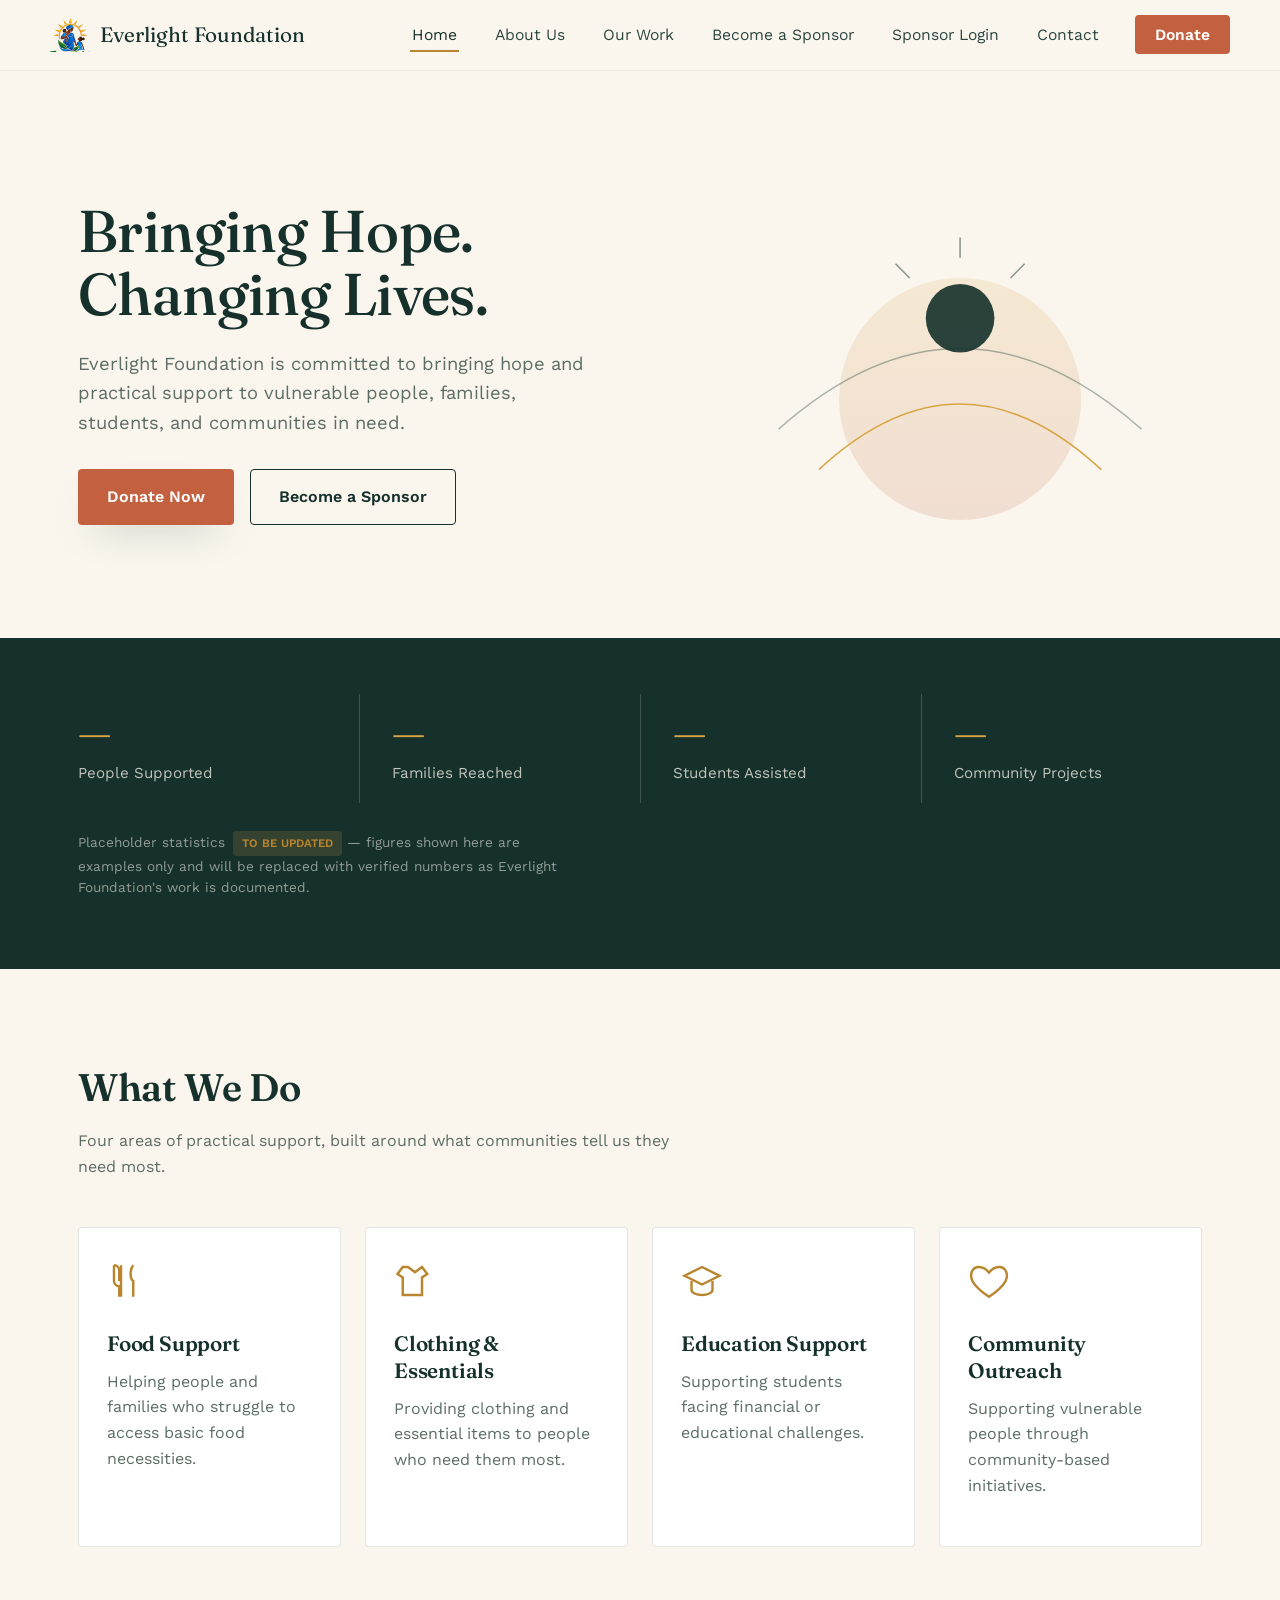
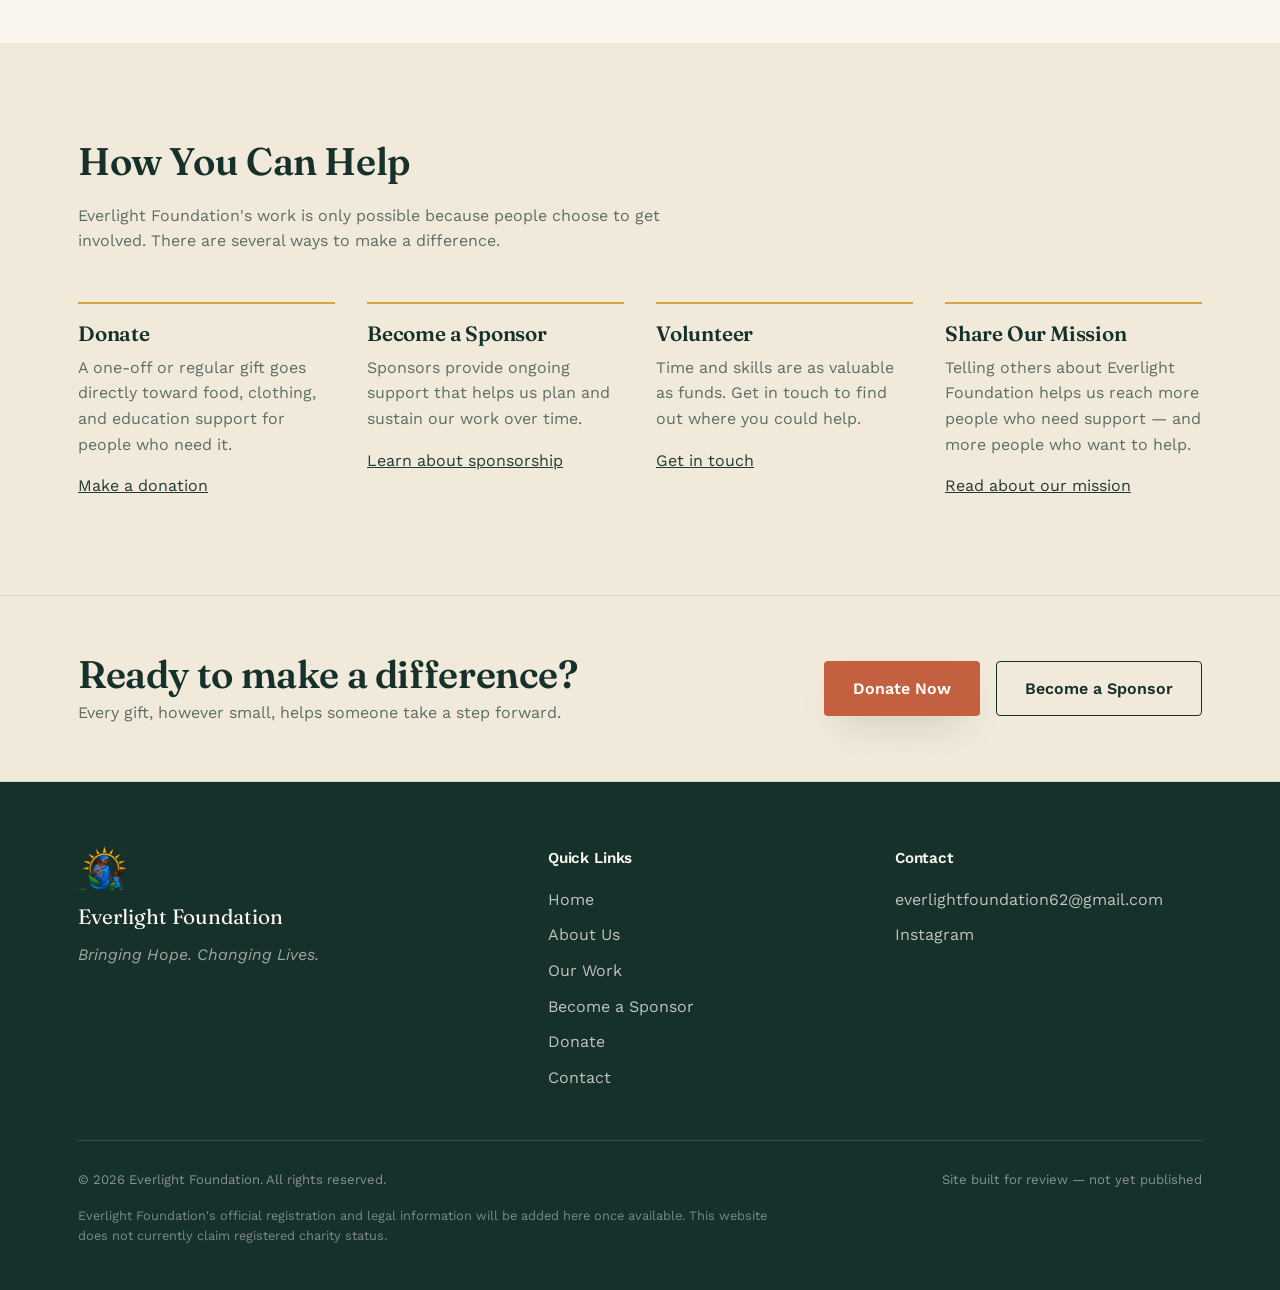
<file: index.html>
<!DOCTYPE html>
<html lang="en">
<head>
<meta charset="UTF-8">
<meta name="viewport" content="width=device-width, initial-scale=1.0">
<title>Everlight Foundation — Bringing Hope. Changing Lives.</title>
<meta name="description" content="Everlight Foundation supports vulnerable people and communities through food support, clothing support, educational assistance, and community outreach.">
<link rel="preconnect" href="https://fonts.googleapis.com">
<link rel="preconnect" href="https://fonts.gstatic.com" crossorigin>
<link href="https://fonts.googleapis.com/css2?family=Fraunces:opsz,wght@9..144,400..600&family=Work+Sans:wght@400;500;600;700&display=swap" rel="stylesheet">
<link rel="stylesheet" href="css/style.css">
</head>
<body>
<a class="skip-link" href="#main">Skip to content</a>

<header class="site-header">
  <div class="container nav">
    <a class="brand" href="index.html">
      <img class="brand-mark" src="assets/logo-icon.png" alt="Everlight Foundation logo">
      Everlight Foundation
    </a>
    <button class="nav-toggle" aria-label="Toggle navigation menu" aria-expanded="false">
      <span></span>
    </button>
    <ul class="nav-links">
      <li><a href="index.html" aria-current="page">Home</a></li>
      <li><a href="about.html">About Us</a></li>
      <li><a href="our-work.html">Our Work</a></li>
      <li><a href="sponsor.html">Become a Sponsor</a></li>
      <li><a href="sponsor-login.html">Sponsor Login</a></li>
      <li><a href="contact.html">Contact</a></li>
      <li><a class="nav-cta" href="donate.html">Donate</a></li>
    </ul>
  </div>
</header>

<main id="main">

  <!-- HERO -->
  <section class="hero">
    <div class="container hero-grid">
      <div class="hero-eyebrow-free">
        <h1>Bringing Hope.<br>Changing Lives.</h1>
        <p class="hero-lede">Everlight Foundation is committed to bringing hope and practical support to vulnerable people, families, students, and communities in need.</p>
        <div class="hero-actions">
          <a href="donate.html" class="btn btn-primary">Donate Now</a>
          <a href="sponsor.html" class="btn btn-secondary">Become a Sponsor</a>
        </div>
      </div>
      <div>
        <svg class="dawn-mark" viewBox="0 0 480 380" fill="none" aria-hidden="true">
          <defs>
            <linearGradient id="dawnGrad" x1="0" y1="0" x2="0" y2="1">
              <stop offset="0%" stop-color="#D9A544"/>
              <stop offset="100%" stop-color="#C2603F"/>
            </linearGradient>
          </defs>
          <circle cx="240" cy="230" r="120" fill="url(#dawnGrad)" opacity="0.16"/>
          <path d="M60 260 Q240 100 420 260" stroke="#16302B" stroke-width="1.5" fill="none" opacity="0.35"/>
          <path d="M100 300 Q240 170 380 300" stroke="#D9A544" stroke-width="1.5" fill="none"/>
          <circle cx="240" cy="150" r="34" fill="#16302B" opacity="0.9"/>
          <g opacity="0.5" stroke="#16302B" stroke-width="1.5">
            <line x1="240" y1="90" x2="240" y2="70"/>
            <line x1="290" y1="110" x2="304" y2="96"/>
            <line x1="190" y1="110" x2="176" y2="96"/>
          </g>
        </svg>
      </div>
    </div>
  </section>

  <!-- IMPACT STRIP -->
  <section class="impact-strip" aria-labelledby="impact-heading">
    <div class="container">
      <h2 id="impact-heading" class="visually-hidden">Our impact so far</h2>
      <div class="impact-row">
        <div class="impact-item">
          <span class="impact-number">—</span>
          <span class="impact-label">People Supported</span>
        </div>
        <div class="impact-item">
          <span class="impact-number">—</span>
          <span class="impact-label">Families Reached</span>
        </div>
        <div class="impact-item">
          <span class="impact-number">—</span>
          <span class="impact-label">Students Assisted</span>
        </div>
        <div class="impact-item">
          <span class="impact-number">—</span>
          <span class="impact-label">Community Projects</span>
        </div>
      </div>
      <p class="impact-note">Placeholder statistics<span class="placeholder-tag">TO BE UPDATED</span> — figures shown here are examples only and will be replaced with verified numbers as Everlight Foundation's work is documented.</p>
    </div>
  </section>

  <!-- WHAT WE DO -->
  <section aria-labelledby="what-we-do-heading">
    <div class="container">
      <div class="section-head">
        <h2 id="what-we-do-heading">What We Do</h2>
        <p>Four areas of practical support, built around what communities tell us they need most.</p>
      </div>
      <div class="card-grid">
        <div class="card">
          <svg class="card-icon" viewBox="0 0 24 24" fill="none" stroke="currentColor" stroke-width="1.4"><path d="M4 3v9a3 3 0 0 0 3 3v6M4 3a3 3 0 0 1 3 3v6M8 3v18M15 3c-2 2-2 8 0 9v9"/></svg>
          <h3>Food Support</h3>
          <p>Helping people and families who struggle to access basic food necessities.</p>
        </div>
        <div class="card">
          <svg class="card-icon" viewBox="0 0 24 24" fill="none" stroke="currentColor" stroke-width="1.4"><path d="M8 4l4 3 4-3 3 4-3 2v10H5V10L2 8l3-4z"/></svg>
          <h3>Clothing &amp; Essentials</h3>
          <p>Providing clothing and essential items to people who need them most.</p>
        </div>
        <div class="card">
          <svg class="card-icon" viewBox="0 0 24 24" fill="none" stroke="currentColor" stroke-width="1.4"><path d="M2 9l10-5 10 5-10 5-10-5zM6 12v5c0 1.7 2.7 3 6 3s6-1.3 6-3v-5"/></svg>
          <h3>Education Support</h3>
          <p>Supporting students facing financial or educational challenges.</p>
        </div>
        <div class="card">
          <svg class="card-icon" viewBox="0 0 24 24" fill="none" stroke="currentColor" stroke-width="1.4"><path d="M12 21s-7-4.5-9.5-9C.7 8.2 2.4 4 6.2 4 8.6 4 10.6 5.4 12 7.2 13.4 5.4 15.4 4 17.8 4c3.8 0 5.5 4.2 3.7 8-2.5 4.5-9.5 9-9.5 9z"/></svg>
          <h3>Community Outreach</h3>
          <p>Supporting vulnerable people through community-based initiatives.</p>
        </div>
      </div>
    </div>
  </section>

  <!-- HOW YOU CAN HELP -->
  <section style="background: var(--paper-deep);" aria-labelledby="help-heading">
    <div class="container">
      <div class="section-head">
        <h2 id="help-heading">How You Can Help</h2>
        <p>Everlight Foundation's work is only possible because people choose to get involved. There are several ways to make a difference.</p>
      </div>
      <ul class="help-list">
        <li>
          <h3>Donate</h3>
          <p>A one-off or regular gift goes directly toward food, clothing, and education support for people who need it.</p>
          <a href="donate.html">Make a donation</a>
        </li>
        <li>
          <h3>Become a Sponsor</h3>
          <p>Sponsors provide ongoing support that helps us plan and sustain our work over time.</p>
          <a href="sponsor.html">Learn about sponsorship</a>
        </li>
        <li>
          <h3>Volunteer</h3>
          <p>Time and skills are as valuable as funds. Get in touch to find out where you could help.</p>
          <a href="contact.html">Get in touch</a>
        </li>
        <li>
          <h3>Share Our Mission</h3>
          <p>Telling others about Everlight Foundation helps us reach more people who need support — and more people who want to help.</p>
          <a href="about.html">Read about our mission</a>
        </li>
      </ul>
    </div>
  </section>

  <!-- CALLOUT -->
  <section class="callout-band" style="padding: 0;">
    <div class="container">
      <div>
        <h2>Ready to make a difference?</h2>
        <p>Every gift, however small, helps someone take a step forward.</p>
      </div>
      <div class="hero-actions" style="margin-top:0;">
        <a href="donate.html" class="btn btn-primary">Donate Now</a>
        <a href="sponsor.html" class="btn btn-secondary">Become a Sponsor</a>
      </div>
    </div>
  </section>

</main>

<footer class="site-footer">
  <div class="container">
    <div class="footer-grid">
      <div>
        <img class="footer-logo" src="assets/logo-icon.png" alt="Everlight Foundation logo">
        <div class="footer-brand">Everlight Foundation</div>
        <p class="footer-tagline">Bringing Hope. Changing Lives.</p>
      </div>
      <div class="footer-col">
        <h4>Quick Links</h4>
        <ul>
          <li><a href="index.html">Home</a></li>
          <li><a href="about.html">About Us</a></li>
          <li><a href="our-work.html">Our Work</a></li>
          <li><a href="sponsor.html">Become a Sponsor</a></li>
          <li><a href="donate.html">Donate</a></li>
          <li><a href="contact.html">Contact</a></li>
        </ul>
      </div>
      <div class="footer-col">
        <h4>Contact</h4>
        <ul>
          <li><a href="mailto:everlightfoundation62@gmail.com">everlightfoundation62@gmail.com</a></li>
          <li><a href="https://www.instagram.com/everlight__foundation/" target="_blank" rel="noopener noreferrer">Instagram</a></li>
        </ul>
      </div>
    </div>
    <div class="footer-bottom">
      <span>&copy; <span id="current-year">2026</span> Everlight Foundation. All rights reserved.</span>
      <span>Site built for review — not yet published</span>
    </div>
    <p class="footer-legal-note">Everlight Foundation's official registration and legal information will be added here once available. This website does not currently claim registered charity status.</p>
  </div>
</footer>

<script src="js/main.js"></script>
</body>
</html>
</file>
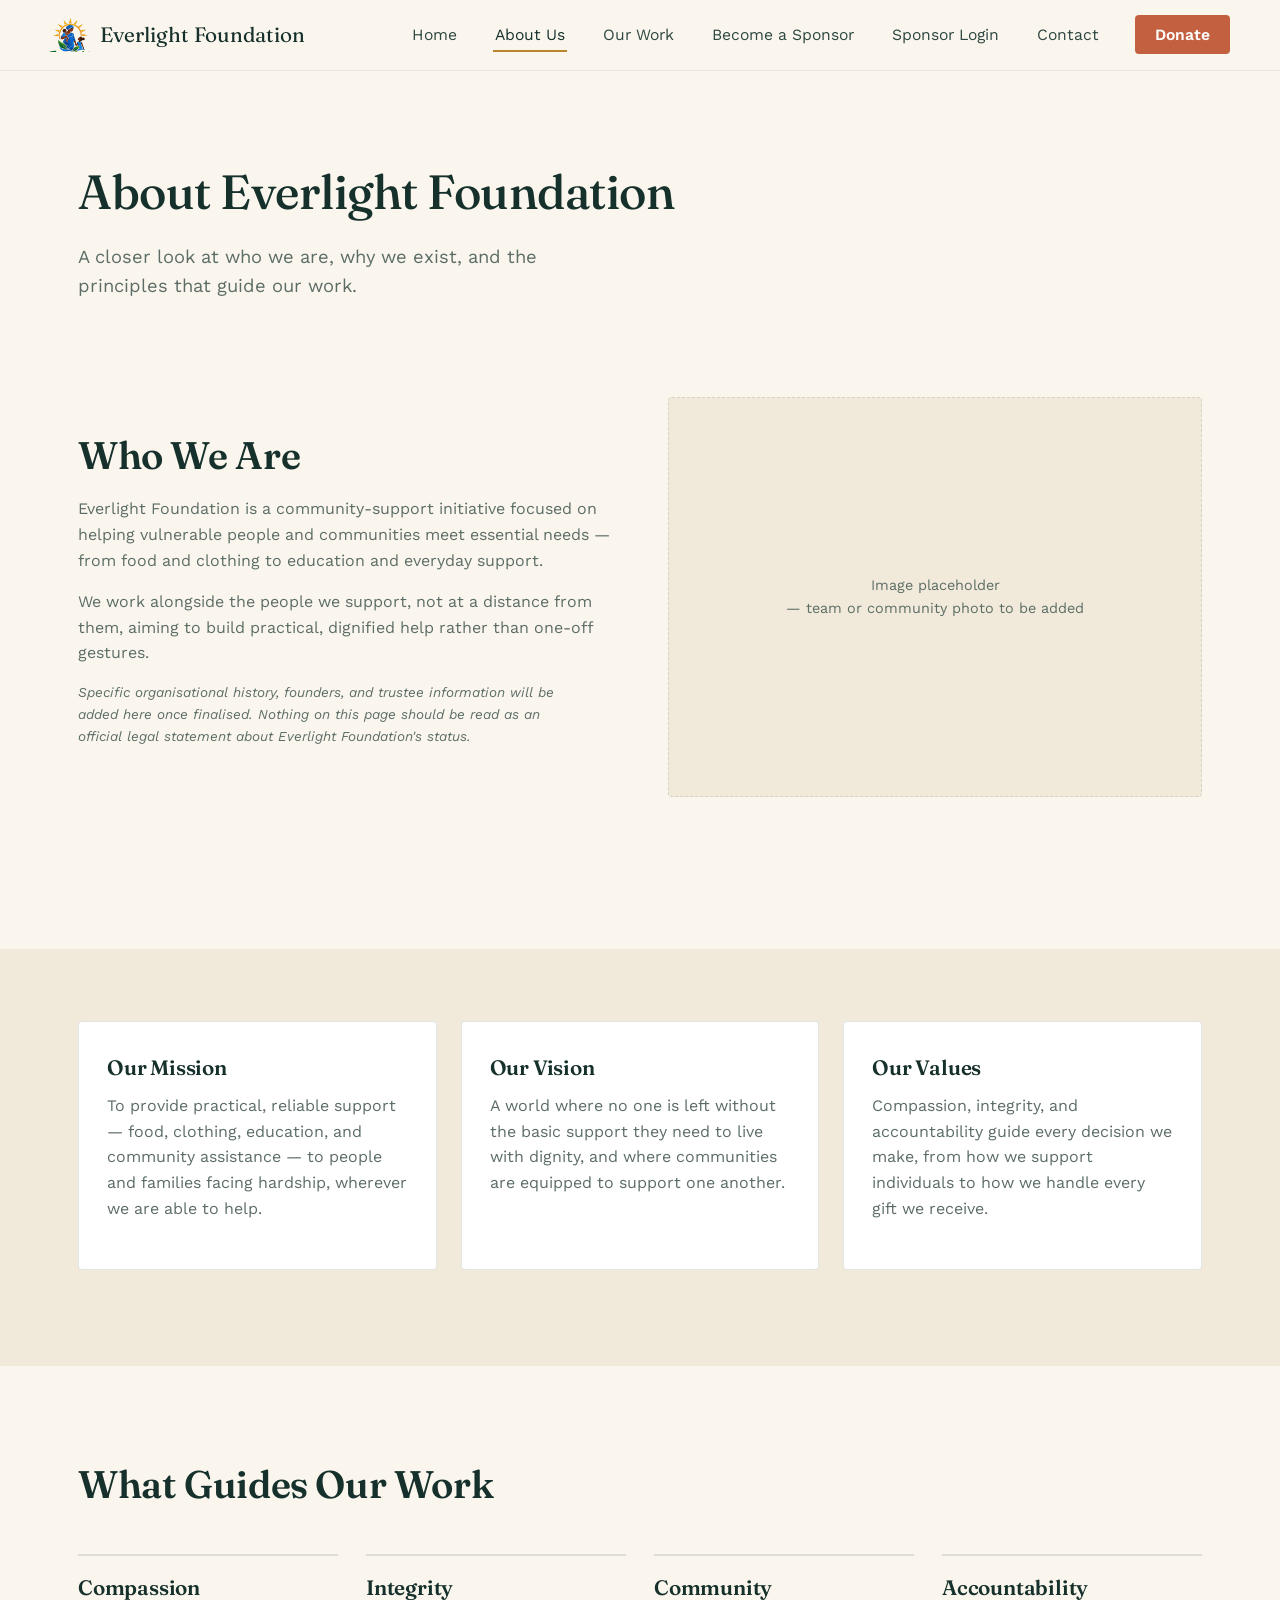
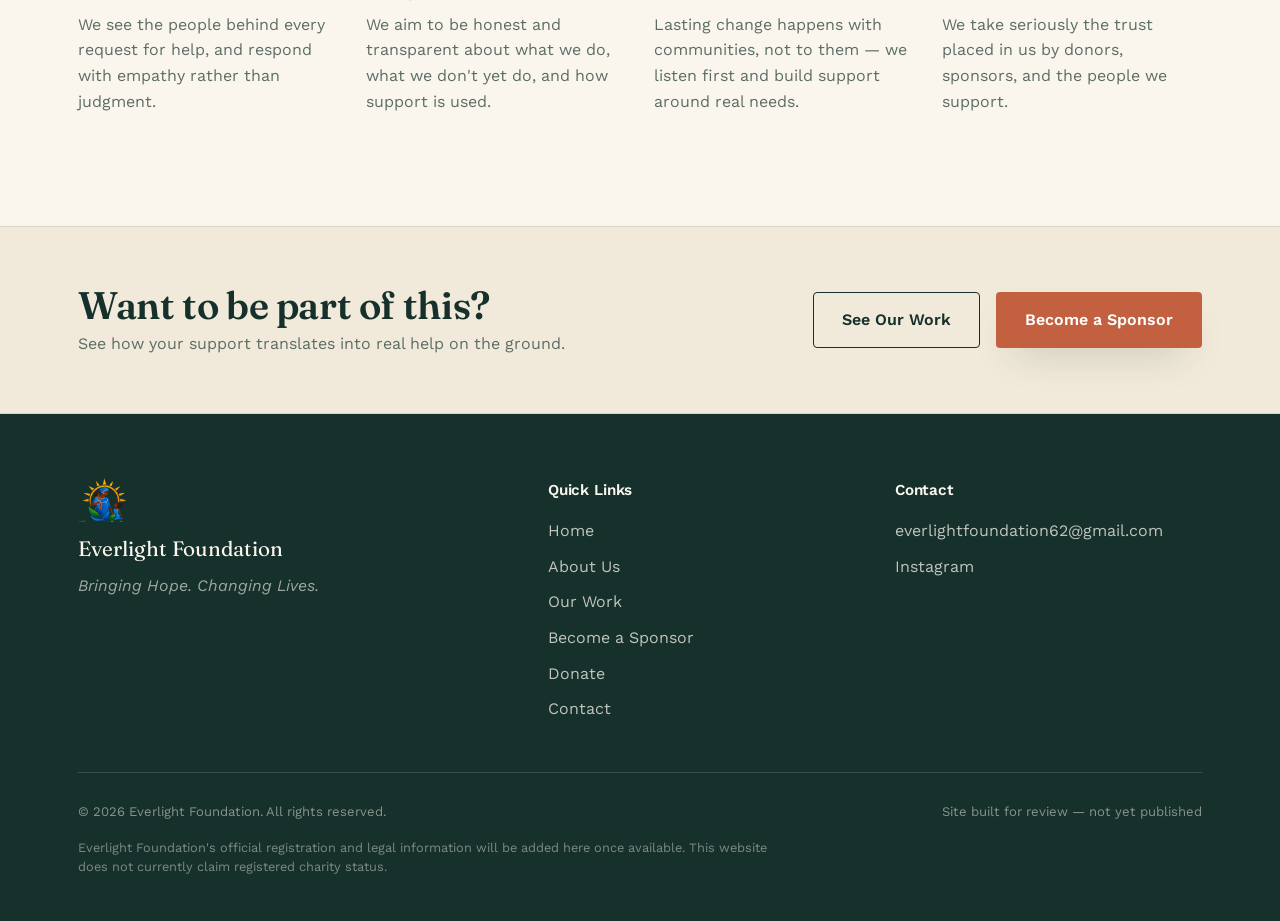
<file: about.html>
<!DOCTYPE html>
<html lang="en">
<head>
<meta charset="UTF-8">
<meta name="viewport" content="width=device-width, initial-scale=1.0">
<title>About Us — Everlight Foundation</title>
<meta name="description" content="Learn about Everlight Foundation's mission, vision, and values.">
<link rel="preconnect" href="https://fonts.googleapis.com">
<link rel="preconnect" href="https://fonts.gstatic.com" crossorigin>
<link href="https://fonts.googleapis.com/css2?family=Fraunces:opsz,wght@9..144,400..600&family=Work+Sans:wght@400;500;600;700&display=swap" rel="stylesheet">
<link rel="stylesheet" href="css/style.css">
</head>
<body>
<a class="skip-link" href="#main">Skip to content</a>

<header class="site-header">
  <div class="container nav">
    <a class="brand" href="index.html">
      <img class="brand-mark" src="assets/logo-icon.png" alt="Everlight Foundation logo">
      Everlight Foundation
    </a>
    <button class="nav-toggle" aria-label="Toggle navigation menu" aria-expanded="false">
      <span></span>
    </button>
    <ul class="nav-links">
      <li><a href="index.html">Home</a></li>
      <li><a href="about.html" aria-current="page">About Us</a></li>
      <li><a href="our-work.html">Our Work</a></li>
      <li><a href="sponsor.html">Become a Sponsor</a></li>
      <li><a href="sponsor-login.html">Sponsor Login</a></li>
      <li><a href="contact.html">Contact</a></li>
      <li><a class="nav-cta" href="donate.html">Donate</a></li>
    </ul>
  </div>
</header>

<main id="main">

  <section style="padding-bottom: 48px;">
    <div class="container">
      <div class="section-head">
        <h1 style="font-size: clamp(2.2rem, 4vw, 3rem);">About Everlight Foundation</h1>
        <p class="hero-lede">A closer look at who we are, why we exist, and the principles that guide our work.</p>
      </div>
    </div>
  </section>

  <section style="padding-top: 0;">
    <div class="container">
      <div class="work-row" style="border-bottom:none; padding-top:0;">
        <div class="work-copy">
          <h2>Who We Are</h2>
          <p>Everlight Foundation is a community-support initiative focused on helping vulnerable people and communities meet essential needs — from food and clothing to education and everyday support.</p>
          <p>We work alongside the people we support, not at a distance from them, aiming to build practical, dignified help rather than one-off gestures.</p>
          <p style="font-size: 0.85rem;"><em>Specific organisational history, founders, and trustee information will be added here once finalised. Nothing on this page should be read as an official legal statement about Everlight Foundation's status.</em></p>
        </div>
        <div class="work-media">
          <div class="image-placeholder">Image placeholder<br>— team or community photo to be added</div>
        </div>
      </div>
    </div>
  </section>

  <section style="background: var(--paper-deep); padding-top: 72px;">
    <div class="container">
      <div class="card-grid" style="grid-template-columns: repeat(auto-fit, minmax(260px,1fr));">
        <div class="card">
          <h3>Our Mission</h3>
          <p>To provide practical, reliable support — food, clothing, education, and community assistance — to people and families facing hardship, wherever we are able to help.</p>
        </div>
        <div class="card">
          <h3>Our Vision</h3>
          <p>A world where no one is left without the basic support they need to live with dignity, and where communities are equipped to support one another.</p>
        </div>
        <div class="card">
          <h3>Our Values</h3>
          <p>Compassion, integrity, and accountability guide every decision we make, from how we support individuals to how we handle every gift we receive.</p>
        </div>
      </div>
    </div>
  </section>

  <section aria-labelledby="values-heading">
    <div class="container">
      <div class="section-head">
        <h2 id="values-heading">What Guides Our Work</h2>
      </div>
      <div class="values-grid">
        <div class="value-item">
          <h3>Compassion</h3>
          <p>We see the people behind every request for help, and respond with empathy rather than judgment.</p>
        </div>
        <div class="value-item">
          <h3>Integrity</h3>
          <p>We aim to be honest and transparent about what we do, what we don't yet do, and how support is used.</p>
        </div>
        <div class="value-item">
          <h3>Community</h3>
          <p>Lasting change happens with communities, not to them — we listen first and build support around real needs.</p>
        </div>
        <div class="value-item">
          <h3>Accountability</h3>
          <p>We take seriously the trust placed in us by donors, sponsors, and the people we support.</p>
        </div>
      </div>
    </div>
  </section>

  <section class="callout-band" style="padding: 0;">
    <div class="container">
      <div>
        <h2>Want to be part of this?</h2>
        <p>See how your support translates into real help on the ground.</p>
      </div>
      <div class="hero-actions" style="margin-top:0;">
        <a href="our-work.html" class="btn btn-secondary">See Our Work</a>
        <a href="sponsor.html" class="btn btn-primary">Become a Sponsor</a>
      </div>
    </div>
  </section>

</main>

<footer class="site-footer">
  <div class="container">
    <div class="footer-grid">
      <div>
        <img class="footer-logo" src="assets/logo-icon.png" alt="Everlight Foundation logo">
        <div class="footer-brand">Everlight Foundation</div>
        <p class="footer-tagline">Bringing Hope. Changing Lives.</p>
      </div>
      <div class="footer-col">
        <h4>Quick Links</h4>
        <ul>
          <li><a href="index.html">Home</a></li>
          <li><a href="about.html">About Us</a></li>
          <li><a href="our-work.html">Our Work</a></li>
          <li><a href="sponsor.html">Become a Sponsor</a></li>
          <li><a href="donate.html">Donate</a></li>
          <li><a href="contact.html">Contact</a></li>
        </ul>
      </div>
      <div class="footer-col">
        <h4>Contact</h4>
        <ul>
          <li><a href="mailto:everlightfoundation62@gmail.com">everlightfoundation62@gmail.com</a></li>
          <li><a href="https://www.instagram.com/everlight__foundation/" target="_blank" rel="noopener noreferrer">Instagram</a></li>
        </ul>
      </div>
    </div>
    <div class="footer-bottom">
      <span>&copy; <span id="current-year">2026</span> Everlight Foundation. All rights reserved.</span>
      <span>Site built for review — not yet published</span>
    </div>
    <p class="footer-legal-note">Everlight Foundation's official registration and legal information will be added here once available. This website does not currently claim registered charity status.</p>
  </div>
</footer>

<script src="js/main.js"></script>
</body>
</html>
</file>
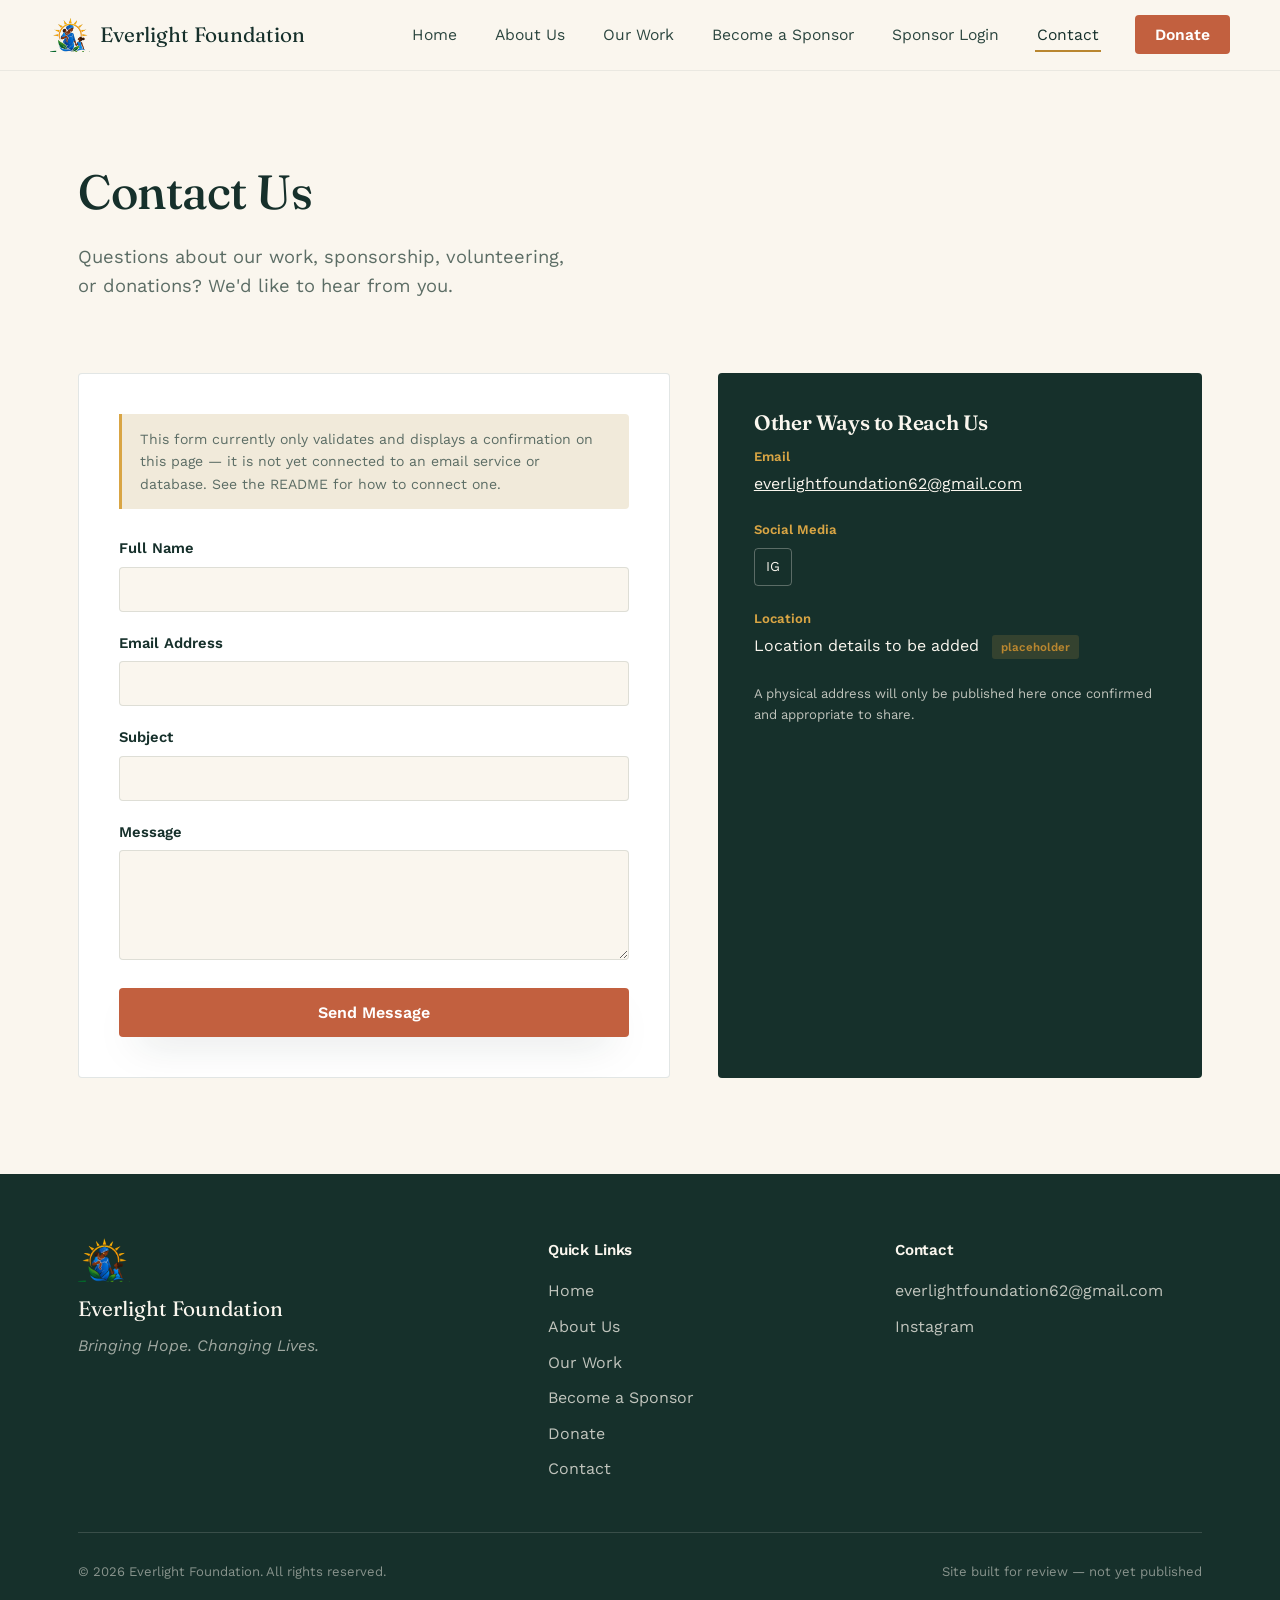
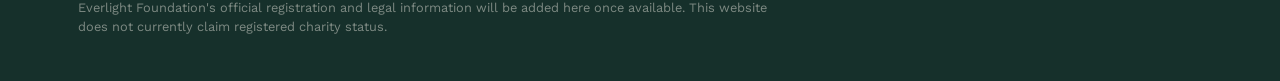
<file: contact.html>
<!DOCTYPE html>
<html lang="en">
<head>
<meta charset="UTF-8">
<meta name="viewport" content="width=device-width, initial-scale=1.0">
<title>Contact — Everlight Foundation</title>
<meta name="description" content="Get in touch with Everlight Foundation.">
<link rel="preconnect" href="https://fonts.googleapis.com">
<link rel="preconnect" href="https://fonts.gstatic.com" crossorigin>
<link href="https://fonts.googleapis.com/css2?family=Fraunces:opsz,wght@9..144,400..600&family=Work+Sans:wght@400;500;600;700&display=swap" rel="stylesheet">
<link rel="stylesheet" href="css/style.css">
</head>
<body>
<a class="skip-link" href="#main">Skip to content</a>

<header class="site-header">
  <div class="container nav">
    <a class="brand" href="index.html">
      <img class="brand-mark" src="assets/logo-icon.png" alt="Everlight Foundation logo">
      Everlight Foundation
    </a>
    <button class="nav-toggle" aria-label="Toggle navigation menu" aria-expanded="false">
      <span></span>
    </button>
    <ul class="nav-links">
      <li><a href="index.html">Home</a></li>
      <li><a href="about.html">About Us</a></li>
      <li><a href="our-work.html">Our Work</a></li>
      <li><a href="sponsor.html">Become a Sponsor</a></li>
      <li><a href="sponsor-login.html">Sponsor Login</a></li>
      <li><a href="contact.html" aria-current="page">Contact</a></li>
      <li><a class="nav-cta" href="donate.html">Donate</a></li>
    </ul>
  </div>
</header>

<main id="main">

  <section style="padding-bottom: 24px;">
    <div class="container">
      <div class="section-head">
        <h1 style="font-size: clamp(2.2rem, 4vw, 3rem);">Contact Us</h1>
        <p class="hero-lede">Questions about our work, sponsorship, volunteering, or donations? We'd like to hear from you.</p>
      </div>
    </div>
  </section>

  <section style="padding-top: 0;">
    <div class="container contact-grid">

      <div class="form-card">
        <div class="form-note">
          This form currently only validates and displays a confirmation on this page — it is not yet connected to an email service or database. See the README for how to connect one.
        </div>
        <form id="contact-form" novalidate>
          <div class="field">
            <label for="contact-name">Full Name</label>
            <input type="text" id="contact-name" name="fullName" autocomplete="name" required>
          </div>
          <div class="field">
            <label for="contact-email">Email Address</label>
            <input type="email" id="contact-email" name="email" autocomplete="email" required>
          </div>
          <div class="field">
            <label for="contact-subject">Subject</label>
            <input type="text" id="contact-subject" name="subject" required>
          </div>
          <div class="field">
            <label for="contact-message">Message</label>
            <textarea id="contact-message" name="message" required></textarea>
          </div>
          <button type="submit" class="btn btn-primary btn-block">Send Message</button>
          <p id="contact-status" class="form-status" role="status"></p>
        </form>
      </div>

      <div class="contact-info-card">
        <h3>Other Ways to Reach Us</h3>
        <div class="contact-detail">
          <span class="label">Email</span>
          <span><a href="mailto:everlightfoundation62@gmail.com" style="color: inherit; text-decoration: underline;">everlightfoundation62@gmail.com</a></span>
        </div>
        <div class="contact-detail">
          <span class="label">Social Media</span>
          <div class="social-row">
            <a href="https://www.instagram.com/everlight__foundation/" target="_blank" rel="noopener noreferrer" aria-label="Everlight Foundation on Instagram">IG</a>
          </div>
        </div>
        <div class="contact-detail">
          <span class="label">Location</span>
          <span>Location details to be added <span class="placeholder-tag">placeholder</span></span>
        </div>
        <p style="font-size: 0.82rem; margin-top: 24px;">A physical address will only be published here once confirmed and appropriate to share.</p>
      </div>

    </div>
  </section>

</main>

<footer class="site-footer">
  <div class="container">
    <div class="footer-grid">
      <div>
        <img class="footer-logo" src="assets/logo-icon.png" alt="Everlight Foundation logo">
        <div class="footer-brand">Everlight Foundation</div>
        <p class="footer-tagline">Bringing Hope. Changing Lives.</p>
      </div>
      <div class="footer-col">
        <h4>Quick Links</h4>
        <ul>
          <li><a href="index.html">Home</a></li>
          <li><a href="about.html">About Us</a></li>
          <li><a href="our-work.html">Our Work</a></li>
          <li><a href="sponsor.html">Become a Sponsor</a></li>
          <li><a href="donate.html">Donate</a></li>
          <li><a href="contact.html">Contact</a></li>
        </ul>
      </div>
      <div class="footer-col">
        <h4>Contact</h4>
        <ul>
          <li><a href="mailto:everlightfoundation62@gmail.com">everlightfoundation62@gmail.com</a></li>
          <li><a href="https://www.instagram.com/everlight__foundation/" target="_blank" rel="noopener noreferrer">Instagram</a></li>
        </ul>
      </div>
    </div>
    <div class="footer-bottom">
      <span>&copy; <span id="current-year">2026</span> Everlight Foundation. All rights reserved.</span>
      <span>Site built for review — not yet published</span>
    </div>
    <p class="footer-legal-note">Everlight Foundation's official registration and legal information will be added here once available. This website does not currently claim registered charity status.</p>
  </div>
</footer>

<script src="js/main.js"></script>
</body>
</html>
</file>
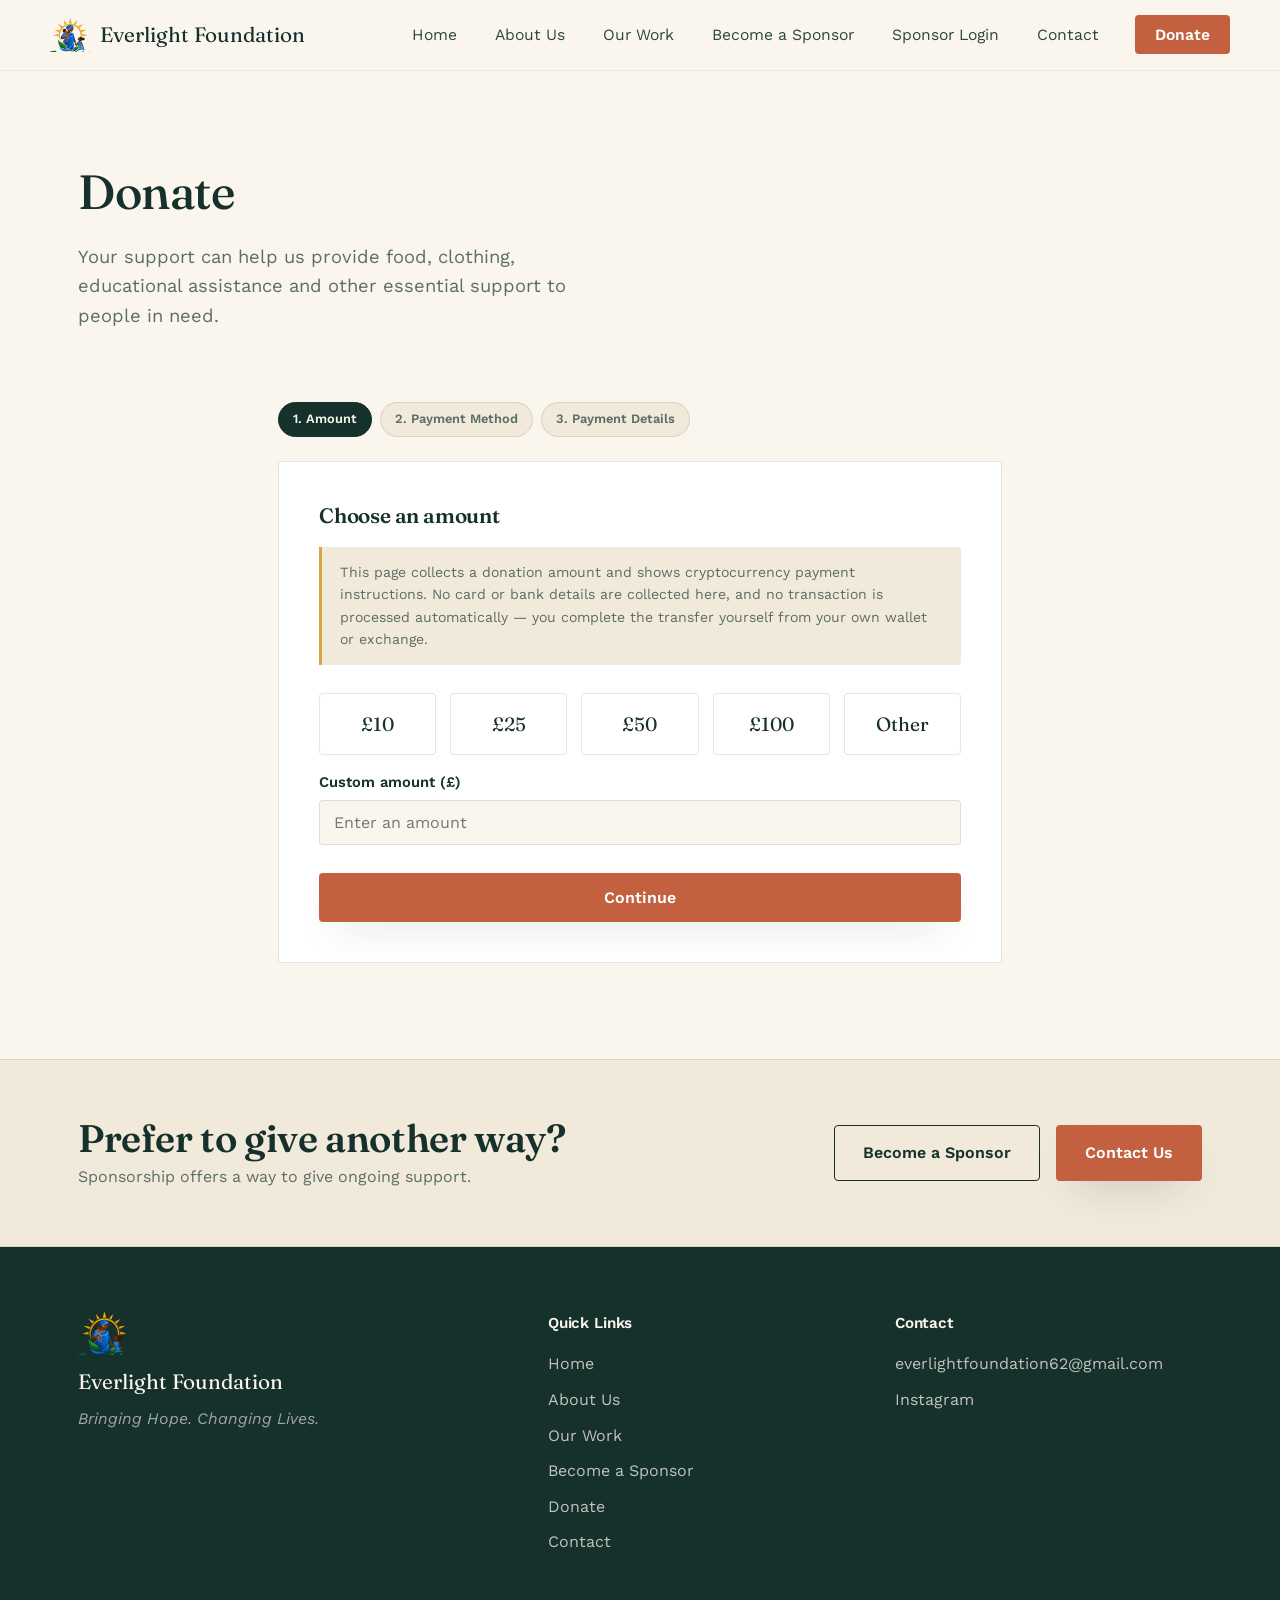
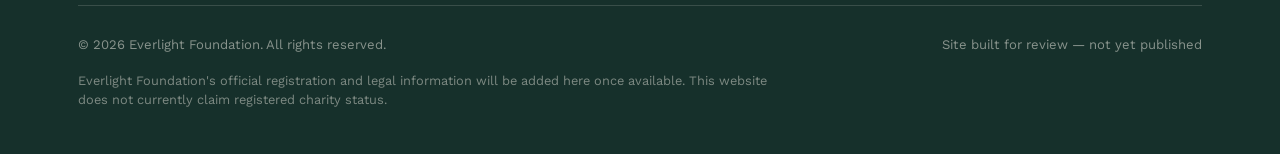
<file: donate.html>
<!DOCTYPE html>
<html lang="en">
<head>
<meta charset="UTF-8">
<meta name="viewport" content="width=device-width, initial-scale=1.0">
<title>Donate — Everlight Foundation</title>
<meta name="description" content="Donate to Everlight Foundation to support food, clothing, and education assistance for people in need.">
<link rel="preconnect" href="https://fonts.googleapis.com">
<link rel="preconnect" href="https://fonts.gstatic.com" crossorigin>
<link href="https://fonts.googleapis.com/css2?family=Fraunces:opsz,wght@9..144,400..600&family=Work+Sans:wght@400;500;600;700&display=swap" rel="stylesheet">
<link rel="stylesheet" href="css/style.css">
</head>
<body>
<a class="skip-link" href="#main">Skip to content</a>

<header class="site-header">
  <div class="container nav">
    <a class="brand" href="index.html">
      <img class="brand-mark" src="assets/logo-icon.png" alt="Everlight Foundation logo">
      Everlight Foundation
    </a>
    <button class="nav-toggle" aria-label="Toggle navigation menu" aria-expanded="false">
      <span></span>
    </button>
    <ul class="nav-links">
      <li><a href="index.html">Home</a></li>
      <li><a href="about.html">About Us</a></li>
      <li><a href="our-work.html">Our Work</a></li>
      <li><a href="sponsor.html">Become a Sponsor</a></li>
      <li><a href="sponsor-login.html">Sponsor Login</a></li>
      <li><a href="contact.html">Contact</a></li>
      <li><a class="nav-cta" href="donate.html" aria-current="page">Donate</a></li>
    </ul>
  </div>
</header>

<main id="main">

  <section style="padding-bottom: 24px;">
    <div class="container">
      <div class="section-head">
        <h1 style="font-size: clamp(2.2rem, 4vw, 3rem);">Donate</h1>
        <p class="hero-lede">Your support can help us provide food, clothing, educational assistance and other essential support to people in need.</p>
      </div>
    </div>
  </section>

  <section style="padding-top: 0;">
    <div class="container" style="max-width: 780px;">

      <div class="donate-steps" aria-hidden="true">
        <span class="donate-step is-active" data-step-indicator="amount">1. Amount</span>
        <span class="donate-step" data-step-indicator="method">2. Payment Method</span>
        <span class="donate-step" data-step-indicator="details">3. Payment Details</span>
      </div>

      <!-- STEP 1: Amount -->
      <div class="form-card donate-step-panel" id="donate-step-amount">
        <h3 style="margin-bottom: 18px;">Choose an amount</h3>

        <div class="form-note">
          This page collects a donation amount and shows cryptocurrency payment instructions. No card or bank details are collected here, and no transaction is processed automatically — you complete the transfer yourself from your own wallet or exchange.
        </div>

        <div class="amount-grid" role="group" aria-label="Choose a donation amount">
          <button type="button" class="amount-btn">£10</button>
          <button type="button" class="amount-btn">£25</button>
          <button type="button" class="amount-btn">£50</button>
          <button type="button" class="amount-btn">£100</button>
          <button type="button" class="amount-btn">Other</button>
        </div>

        <div class="custom-amount field">
          <label for="custom-amount">Custom amount (£)</label>
          <input type="number" id="custom-amount" name="customAmount" min="1" step="1" placeholder="Enter an amount">
        </div>

        <div id="donate-amount-error" class="form-result error" role="alert"></div>

        <button type="button" class="btn btn-primary btn-block" id="donate-continue-btn" style="margin-top: 8px;">Continue</button>
      </div>

      <!-- STEP 2: Payment method -->
      <div class="form-card donate-step-panel" id="donate-step-method" hidden>
        <button type="button" class="donate-back-link" data-back-to="amount">&larr; Back to amount</button>
        <h3 style="margin-bottom: 6px;">Choose a payment method</h3>
        <p class="donate-amount-summary">Donating <strong id="donate-method-amount-display">£0</strong></p>

        <div class="payment-method-grid" role="group" aria-label="Choose a cryptocurrency">
          <button type="button" class="payment-method-card" data-crypto="btc">
            <span class="crypto-badge" aria-hidden="true">BTC</span>
            <span class="payment-method-card-label">
              <strong>Bitcoin</strong>
              <span>Bitcoin network</span>
            </span>
          </button>
          <button type="button" class="payment-method-card" data-crypto="eth">
            <span class="crypto-badge" aria-hidden="true">ETH</span>
            <span class="payment-method-card-label">
              <strong>Ethereum</strong>
              <span>ERC-20</span>
            </span>
          </button>
          <button type="button" class="payment-method-card" data-crypto="usdt">
            <span class="crypto-badge" aria-hidden="true">USDT</span>
            <span class="payment-method-card-label">
              <strong>USDT</strong>
              <span>TRON (TRC-20)</span>
            </span>
          </button>
        </div>
      </div>

      <!-- STEP 3: Selected crypto payment details -->
      <div class="crypto-panel donate-step-panel" id="donate-step-details" hidden>
        <button type="button" class="donate-back-link donate-back-link-dark" data-back-to="method">&larr; Choose a different method</button>

        <div class="crypto-panel-head">
          <svg class="crypto-shield" viewBox="0 0 24 24" fill="none" stroke="currentColor" stroke-width="1.4" aria-hidden="true"><path d="M12 3l7 3v5c0 4.6-3 8.4-7 10-4-1.6-7-5.4-7-10V6l7-3z"/><path d="M9 12l2 2 4-4"/></svg>
          <div>
            <h3 id="donate-details-title">Pay with Bitcoin</h3>
            <p>Donating <strong id="donate-details-amount">£0</strong>. Send this donation using the exact address and network shown below.</p>
          </div>
        </div>

        <div class="crypto-card" style="max-width: 360px; margin: 0 auto 20px;">
          <div class="crypto-card-head">
            <span class="crypto-badge" id="donate-details-badge" aria-hidden="true">BTC</span>
            <div>
              <h4 id="donate-details-name">Bitcoin</h4>
              <span class="crypto-network" id="donate-details-network">Network: Bitcoin</span>
            </div>
          </div>

          <div class="qr-code-box" id="donate-details-qr" aria-label="QR code for this wallet address"></div>

          <div class="wallet-row">
            <div class="wallet-address" id="donate-details-address"></div>
            <button type="button" class="copy-btn" id="donate-details-copy-btn" data-copy-target="donate-details-address" aria-label="Copy wallet address">Copy Address</button>
          </div>
        </div>

        <!--
          Pre-generated, verified QR codes (one per coin) encoding the exact
          wallet address below — not a placeholder, not a third-party CDN
          script generating them at runtime. Each was independently decoded
          and byte-matched against the address it represents before being
          embedded here. donate-flow.js swaps the visible one based on the
          coin the visitor selects.
        -->
        <template id="qr-template-btc"><svg viewBox="0 0 148 148" xmlns="http://www.w3.org/2000/svg" shape-rendering="crispEdges" role="img" aria-label="QR code for the Bitcoin wallet address"><rect width="148" height="148" fill="#ffffff"/><path d="M16,16h28v4h-28zM48,16h4v4h-4zM60,16h8v4h-8zM76,16h20v4h-20zM104,16h28v4h-28zM16,20h4v4h-4zM40,20h4v4h-4zM48,20h12v4h-12zM64,20h12v4h-12zM80,20h8v4h-8zM104,20h4v4h-4zM128,20h4v4h-4zM16,24h4v4h-4zM24,24h12v4h-12zM40,24h4v4h-4zM56,24h12v4h-12zM72,24h28v4h-28zM104,24h4v4h-4zM112,24h12v4h-12zM128,24h4v4h-4zM16,28h4v4h-4zM24,28h12v4h-12zM40,28h4v4h-4zM56,28h4v4h-4zM72,28h4v4h-4zM84,28h16v4h-16zM104,28h4v4h-4zM112,28h12v4h-12zM128,28h4v4h-4zM16,32h4v4h-4zM24,32h12v4h-12zM40,32h4v4h-4zM48,32h16v4h-16zM68,32h12v4h-12zM84,32h8v4h-8zM104,32h4v4h-4zM112,32h12v4h-12zM128,32h4v4h-4zM16,36h4v4h-4zM40,36h4v4h-4zM48,36h4v4h-4zM60,36h4v4h-4zM76,36h4v4h-4zM84,36h4v4h-4zM96,36h4v4h-4zM104,36h4v4h-4zM128,36h4v4h-4zM16,40h28v4h-28zM48,40h4v4h-4zM56,40h4v4h-4zM64,40h4v4h-4zM72,40h4v4h-4zM80,40h4v4h-4zM88,40h4v4h-4zM96,40h4v4h-4zM104,40h28v4h-28zM48,44h4v4h-4zM56,44h12v4h-12zM72,44h12v4h-12zM88,44h12v4h-12zM16,48h12v4h-12zM36,48h8v4h-8zM48,48h12v4h-12zM68,48h8v4h-8zM80,48h4v4h-4zM88,48h28v4h-28zM124,48h8v4h-8zM16,52h16v4h-16zM36,52h4v4h-4zM52,52h8v4h-8zM68,52h8v4h-8zM88,52h4v4h-4zM96,52h4v4h-4zM104,52h8v4h-8zM120,52h12v4h-12zM20,56h4v4h-4zM28,56h8v4h-8zM40,56h4v4h-4zM48,56h4v4h-4zM60,56h4v4h-4zM76,56h8v4h-8zM92,56h4v4h-4zM112,56h20v4h-20zM16,60h12v4h-12zM32,60h8v4h-8zM48,60h8v4h-8zM68,60h4v4h-4zM76,60h8v4h-8zM88,60h4v4h-4zM100,60h8v4h-8zM112,60h8v4h-8zM24,64h4v4h-4zM36,64h12v4h-12zM52,64h4v4h-4zM60,64h12v4h-12zM76,64h12v4h-12zM92,64h8v4h-8zM104,64h4v4h-4zM116,64h4v4h-4zM124,64h4v4h-4zM16,68h12v4h-12zM32,68h4v4h-4zM48,68h8v4h-8zM64,68h4v4h-4zM80,68h4v4h-4zM92,68h20v4h-20zM116,68h4v4h-4zM16,72h8v4h-8zM32,72h4v4h-4zM40,72h4v4h-4zM48,72h4v4h-4zM64,72h24v4h-24zM92,72h4v4h-4zM100,72h4v4h-4zM112,72h4v4h-4zM128,72h4v4h-4zM16,76h8v4h-8zM44,76h4v4h-4zM52,76h16v4h-16zM72,76h4v4h-4zM80,76h4v4h-4zM88,76h8v4h-8zM100,76h4v4h-4zM108,76h12v4h-12zM128,76h4v4h-4zM20,80h16v4h-16zM40,80h12v4h-12zM68,80h16v4h-16zM92,80h4v4h-4zM104,80h12v4h-12zM124,80h8v4h-8zM20,84h16v4h-16zM44,84h8v4h-8zM68,84h20v4h-20zM96,84h4v4h-4zM104,84h8v4h-8zM116,84h4v4h-4zM124,84h8v4h-8zM16,88h8v4h-8zM28,88h4v4h-4zM36,88h12v4h-12zM52,88h12v4h-12zM76,88h12v4h-12zM92,88h8v4h-8zM108,88h24v4h-24zM24,92h4v4h-4zM56,92h4v4h-4zM68,92h4v4h-4zM80,92h4v4h-4zM88,92h20v4h-20zM112,92h8v4h-8zM124,92h4v4h-4zM16,96h8v4h-8zM28,96h4v4h-4zM36,96h12v4h-12zM52,96h4v4h-4zM60,96h12v4h-12zM76,96h8v4h-8zM96,96h20v4h-20zM124,96h8v4h-8zM48,100h4v4h-4zM64,100h4v4h-4zM76,100h16v4h-16zM96,100h4v4h-4zM112,100h4v4h-4zM120,100h12v4h-12zM16,104h28v4h-28zM52,104h8v4h-8zM64,104h36v4h-36zM104,104h4v4h-4zM112,104h20v4h-20zM16,108h4v4h-4zM40,108h4v4h-4zM48,108h20v4h-20zM72,108h4v4h-4zM88,108h12v4h-12zM112,108h4v4h-4zM128,108h4v4h-4zM16,112h4v4h-4zM24,112h12v4h-12zM40,112h4v4h-4zM56,112h4v4h-4zM68,112h8v4h-8zM84,112h4v4h-4zM92,112h24v4h-24zM124,112h8v4h-8zM16,116h4v4h-4zM24,116h12v4h-12zM40,116h4v4h-4zM56,116h4v4h-4zM68,116h20v4h-20zM100,116h4v4h-4zM112,116h4v4h-4zM128,116h4v4h-4zM16,120h4v4h-4zM24,120h12v4h-12zM40,120h4v4h-4zM48,120h16v4h-16zM76,120h12v4h-12zM92,120h16v4h-16zM112,120h8v4h-8zM124,120h8v4h-8zM16,124h4v4h-4zM40,124h4v4h-4zM48,124h4v4h-4zM56,124h4v4h-4zM68,124h4v4h-4zM76,124h8v4h-8zM88,124h12v4h-12zM108,124h12v4h-12zM16,128h28v4h-28zM48,128h8v4h-8zM60,128h12v4h-12zM76,128h4v4h-4zM84,128h4v4h-4zM96,128h4v4h-4zM108,128h4v4h-4zM116,128h4v4h-4zM128,128h4v4h-4z" fill="#000000"/></svg></template>
        <template id="qr-template-eth"><svg viewBox="0 0 148 148" xmlns="http://www.w3.org/2000/svg" shape-rendering="crispEdges" role="img" aria-label="QR code for the Ethereum wallet address"><rect width="148" height="148" fill="#ffffff"/><path d="M16,16h28v4h-28zM56,16h4v4h-4zM64,16h4v4h-4zM80,16h4v4h-4zM92,16h4v4h-4zM104,16h28v4h-28zM16,20h4v4h-4zM40,20h4v4h-4zM48,20h4v4h-4zM56,20h4v4h-4zM68,20h4v4h-4zM76,20h4v4h-4zM88,20h4v4h-4zM96,20h4v4h-4zM104,20h4v4h-4zM128,20h4v4h-4zM16,24h4v4h-4zM24,24h12v4h-12zM40,24h4v4h-4zM64,24h4v4h-4zM80,24h4v4h-4zM88,24h12v4h-12zM104,24h4v4h-4zM112,24h12v4h-12zM128,24h4v4h-4zM16,28h4v4h-4zM24,28h12v4h-12zM40,28h4v4h-4zM48,28h12v4h-12zM64,28h16v4h-16zM84,28h8v4h-8zM96,28h4v4h-4zM104,28h4v4h-4zM112,28h12v4h-12zM128,28h4v4h-4zM16,32h4v4h-4zM24,32h12v4h-12zM40,32h4v4h-4zM52,32h4v4h-4zM80,32h4v4h-4zM92,32h4v4h-4zM104,32h4v4h-4zM112,32h12v4h-12zM128,32h4v4h-4zM16,36h4v4h-4zM40,36h4v4h-4zM48,36h8v4h-8zM60,36h24v4h-24zM96,36h4v4h-4zM104,36h4v4h-4zM128,36h4v4h-4zM16,40h28v4h-28zM48,40h4v4h-4zM56,40h4v4h-4zM64,40h4v4h-4zM72,40h4v4h-4zM80,40h4v4h-4zM88,40h4v4h-4zM96,40h4v4h-4zM104,40h28v4h-28zM52,44h12v4h-12zM76,44h4v4h-4zM88,44h4v4h-4zM16,48h20v4h-20zM40,48h16v4h-16zM60,48h4v4h-4zM68,48h4v4h-4zM76,48h4v4h-4zM84,48h8v4h-8zM96,48h8v4h-8zM108,48h4v4h-4zM116,48h4v4h-4zM124,48h4v4h-4zM16,52h16v4h-16zM36,52h4v4h-4zM48,52h4v4h-4zM56,52h4v4h-4zM64,52h12v4h-12zM80,52h4v4h-4zM92,52h4v4h-4zM100,52h20v4h-20zM124,52h8v4h-8zM16,56h4v4h-4zM24,56h4v4h-4zM36,56h8v4h-8zM48,56h4v4h-4zM56,56h4v4h-4zM76,56h8v4h-8zM88,56h4v4h-4zM96,56h8v4h-8zM112,56h4v4h-4zM120,56h4v4h-4zM32,60h8v4h-8zM44,60h4v4h-4zM64,60h4v4h-4zM72,60h8v4h-8zM96,60h20v4h-20zM16,64h12v4h-12zM32,64h4v4h-4zM40,64h4v4h-4zM48,64h12v4h-12zM64,64h8v4h-8zM76,64h4v4h-4zM84,64h4v4h-4zM96,64h4v4h-4zM116,64h12v4h-12zM20,68h12v4h-12zM48,68h8v4h-8zM68,68h8v4h-8zM80,68h4v4h-4zM88,68h8v4h-8zM100,68h16v4h-16zM124,68h8v4h-8zM20,72h8v4h-8zM40,72h8v4h-8zM60,72h8v4h-8zM76,72h8v4h-8zM88,72h4v4h-4zM116,72h8v4h-8zM16,76h4v4h-4zM48,76h8v4h-8zM60,76h4v4h-4zM72,76h8v4h-8zM112,76h8v4h-8zM124,76h4v4h-4zM16,80h8v4h-8zM28,80h4v4h-4zM36,80h16v4h-16zM56,80h8v4h-8zM68,80h4v4h-4zM76,80h4v4h-4zM84,80h20v4h-20zM108,80h4v4h-4zM120,80h12v4h-12zM16,84h4v4h-4zM28,84h8v4h-8zM44,84h4v4h-4zM52,84h4v4h-4zM64,84h4v4h-4zM72,84h4v4h-4zM80,84h4v4h-4zM92,84h4v4h-4zM104,84h4v4h-4zM112,84h8v4h-8zM128,84h4v4h-4zM16,88h4v4h-4zM28,88h8v4h-8zM40,88h16v4h-16zM68,88h4v4h-4zM76,88h4v4h-4zM84,88h8v4h-8zM112,88h4v4h-4zM120,88h4v4h-4zM16,92h4v4h-4zM24,92h4v4h-4zM36,92h4v4h-4zM44,92h8v4h-8zM64,92h4v4h-4zM72,92h8v4h-8zM88,92h12v4h-12zM108,92h8v4h-8zM124,92h4v4h-4zM16,96h4v4h-4zM24,96h4v4h-4zM40,96h4v4h-4zM48,96h4v4h-4zM56,96h4v4h-4zM64,96h8v4h-8zM76,96h16v4h-16zM96,96h32v4h-32zM48,100h4v4h-4zM56,100h4v4h-4zM68,100h8v4h-8zM96,100h4v4h-4zM112,100h4v4h-4zM120,100h4v4h-4zM128,100h4v4h-4zM16,104h28v4h-28zM48,104h8v4h-8zM60,104h8v4h-8zM76,104h4v4h-4zM84,104h16v4h-16zM104,104h4v4h-4zM112,104h4v4h-4zM124,104h4v4h-4zM16,108h4v4h-4zM40,108h4v4h-4zM56,108h8v4h-8zM72,108h8v4h-8zM92,108h8v4h-8zM112,108h4v4h-4zM124,108h8v4h-8zM16,112h4v4h-4zM24,112h12v4h-12zM40,112h4v4h-4zM48,112h4v4h-4zM60,112h4v4h-4zM80,112h12v4h-12zM96,112h36v4h-36zM16,116h4v4h-4zM24,116h12v4h-12zM40,116h4v4h-4zM48,116h4v4h-4zM56,116h4v4h-4zM64,116h8v4h-8zM92,116h12v4h-12zM108,116h4v4h-4zM120,116h12v4h-12zM16,120h4v4h-4zM24,120h12v4h-12zM40,120h4v4h-4zM48,120h8v4h-8zM68,120h12v4h-12zM104,120h4v4h-4zM112,120h4v4h-4zM124,120h4v4h-4zM16,124h4v4h-4zM40,124h4v4h-4zM48,124h8v4h-8zM64,124h8v4h-8zM76,124h8v4h-8zM88,124h16v4h-16zM124,124h4v4h-4zM16,128h28v4h-28zM48,128h12v4h-12zM64,128h4v4h-4zM72,128h8v4h-8zM84,128h4v4h-4zM100,128h4v4h-4zM112,128h12v4h-12z" fill="#000000"/></svg></template>
        <template id="qr-template-usdt"><svg viewBox="0 0 148 148" xmlns="http://www.w3.org/2000/svg" shape-rendering="crispEdges" role="img" aria-label="QR code for the USDT wallet address"><rect width="148" height="148" fill="#ffffff"/><path d="M16,16h28v4h-28zM48,16h4v4h-4zM60,16h8v4h-8zM76,16h12v4h-12zM92,16h4v4h-4zM104,16h28v4h-28zM16,20h4v4h-4zM40,20h4v4h-4zM48,20h12v4h-12zM64,20h12v4h-12zM80,20h8v4h-8zM96,20h4v4h-4zM104,20h4v4h-4zM128,20h4v4h-4zM16,24h4v4h-4zM24,24h12v4h-12zM40,24h4v4h-4zM56,24h12v4h-12zM72,24h16v4h-16zM92,24h4v4h-4zM104,24h4v4h-4zM112,24h12v4h-12zM128,24h4v4h-4zM16,28h4v4h-4zM24,28h12v4h-12zM40,28h4v4h-4zM56,28h4v4h-4zM72,28h4v4h-4zM84,28h4v4h-4zM96,28h4v4h-4zM104,28h4v4h-4zM112,28h12v4h-12zM128,28h4v4h-4zM16,32h4v4h-4zM24,32h12v4h-12zM40,32h4v4h-4zM48,32h16v4h-16zM68,32h12v4h-12zM104,32h4v4h-4zM112,32h12v4h-12zM128,32h4v4h-4zM16,36h4v4h-4zM40,36h4v4h-4zM48,36h4v4h-4zM60,36h4v4h-4zM76,36h4v4h-4zM96,36h4v4h-4zM104,36h4v4h-4zM128,36h4v4h-4zM16,40h28v4h-28zM48,40h4v4h-4zM56,40h4v4h-4zM64,40h4v4h-4zM72,40h4v4h-4zM80,40h4v4h-4zM88,40h4v4h-4zM96,40h4v4h-4zM104,40h28v4h-28zM48,44h4v4h-4zM56,44h12v4h-12zM72,44h12v4h-12zM92,44h4v4h-4zM16,48h12v4h-12zM36,48h8v4h-8zM48,48h12v4h-12zM68,48h8v4h-8zM80,48h8v4h-8zM92,48h4v4h-4zM100,48h16v4h-16zM124,48h8v4h-8zM16,52h12v4h-12zM32,52h4v4h-4zM44,52h4v4h-4zM52,52h8v4h-8zM68,52h8v4h-8zM84,52h4v4h-4zM92,52h8v4h-8zM108,52h4v4h-4zM120,52h4v4h-4zM128,52h4v4h-4zM16,56h4v4h-4zM24,56h4v4h-4zM36,56h8v4h-8zM60,56h4v4h-4zM76,56h4v4h-4zM84,56h16v4h-16zM104,56h4v4h-4zM112,56h12v4h-12zM128,56h4v4h-4zM20,60h8v4h-8zM32,60h8v4h-8zM48,60h8v4h-8zM68,60h4v4h-4zM76,60h8v4h-8zM92,60h16v4h-16zM116,60h4v4h-4zM124,60h4v4h-4zM16,64h12v4h-12zM36,64h20v4h-20zM60,64h12v4h-12zM76,64h8v4h-8zM92,64h4v4h-4zM104,64h12v4h-12zM120,64h4v4h-4zM128,64h4v4h-4zM16,68h12v4h-12zM36,68h4v4h-4zM44,68h12v4h-12zM64,68h4v4h-4zM76,68h16v4h-16zM96,68h8v4h-8zM108,68h4v4h-4zM128,68h4v4h-4zM24,72h4v4h-4zM32,72h4v4h-4zM40,72h4v4h-4zM48,72h8v4h-8zM64,72h16v4h-16zM84,72h12v4h-12zM100,72h24v4h-24zM128,72h4v4h-4zM16,76h4v4h-4zM24,76h4v4h-4zM44,76h8v4h-8zM60,76h8v4h-8zM72,76h4v4h-4zM92,76h4v4h-4zM100,76h4v4h-4zM112,76h8v4h-8zM128,76h4v4h-4zM16,80h4v4h-4zM24,80h4v4h-4zM32,80h12v4h-12zM48,80h8v4h-8zM68,80h12v4h-12zM96,80h4v4h-4zM104,80h4v4h-4zM124,80h4v4h-4zM20,84h4v4h-4zM28,84h4v4h-4zM44,84h8v4h-8zM56,84h4v4h-4zM68,84h8v4h-8zM80,84h4v4h-4zM92,84h8v4h-8zM104,84h8v4h-8zM16,88h8v4h-8zM32,88h4v4h-4zM40,88h12v4h-12zM56,88h8v4h-8zM76,88h12v4h-12zM92,88h4v4h-4zM100,88h8v4h-8zM120,88h4v4h-4zM128,88h4v4h-4zM24,92h8v4h-8zM36,92h4v4h-4zM48,92h4v4h-4zM68,92h4v4h-4zM80,92h4v4h-4zM96,92h4v4h-4zM104,92h8v4h-8zM116,92h4v4h-4zM16,96h8v4h-8zM28,96h8v4h-8zM40,96h8v4h-8zM52,96h20v4h-20zM76,96h8v4h-8zM88,96h36v4h-36zM128,96h4v4h-4zM48,100h4v4h-4zM64,100h4v4h-4zM76,100h16v4h-16zM96,100h4v4h-4zM112,100h8v4h-8zM124,100h4v4h-4zM16,104h28v4h-28zM56,104h4v4h-4zM64,104h16v4h-16zM84,104h8v4h-8zM96,104h4v4h-4zM104,104h4v4h-4zM112,104h4v4h-4zM120,104h4v4h-4zM128,104h4v4h-4zM16,108h4v4h-4zM40,108h4v4h-4zM48,108h4v4h-4zM56,108h12v4h-12zM72,108h4v4h-4zM80,108h4v4h-4zM88,108h12v4h-12zM112,108h8v4h-8zM128,108h4v4h-4zM16,112h4v4h-4zM24,112h12v4h-12zM40,112h4v4h-4zM56,112h4v4h-4zM68,112h12v4h-12zM84,112h4v4h-4zM92,112h24v4h-24zM124,112h8v4h-8zM16,116h4v4h-4zM24,116h12v4h-12zM40,116h4v4h-4zM52,116h4v4h-4zM68,116h16v4h-16zM100,116h4v4h-4zM108,116h12v4h-12zM128,116h4v4h-4zM16,120h4v4h-4zM24,120h12v4h-12zM40,120h4v4h-4zM48,120h16v4h-16zM76,120h8v4h-8zM88,120h8v4h-8zM108,120h24v4h-24zM16,124h4v4h-4zM40,124h4v4h-4zM48,124h8v4h-8zM68,124h4v4h-4zM76,124h8v4h-8zM88,124h12v4h-12zM116,124h4v4h-4zM16,128h28v4h-28zM48,128h4v4h-4zM56,128h16v4h-16zM76,128h12v4h-12zM92,128h24v4h-24zM128,128h4v4h-4z" fill="#000000"/></svg></template>

        <p class="donate-instructions-note">This page shows payment instructions only. Completing the transfer happens in your own wallet or exchange app — Everlight Foundation does not process or automatically confirm cryptocurrency transactions.</p>

        <ul class="crypto-trust-list">
          <li>
            <svg viewBox="0 0 24 24" fill="none" stroke="currentColor" stroke-width="2" aria-hidden="true"><path d="M5 12l4 4 10-10"/></svg>
            <span>These addresses belong to Everlight Foundation and are published here for direct donations.</span>
          </li>
          <li>
            <svg viewBox="0 0 24 24" fill="none" stroke="currentColor" stroke-width="2" aria-hidden="true"><path d="M5 12l4 4 10-10"/></svg>
            <span>Everlight Foundation will never ask you to send a donation via email, social media, or direct message.</span>
          </li>
          <li>
            <svg viewBox="0 0 24 24" fill="none" stroke="currentColor" stroke-width="2" aria-hidden="true"><path d="M5 12l4 4 10-10"/></svg>
            <span>USDT is sent on the TRON (TRC-20) network only — sending via another network to this address may result in loss of funds.</span>
          </li>
        </ul>

        <p class="crypto-warning">Always double-check the cryptocurrency and network before sending funds. Sending the wrong asset or using the wrong network may result in permanent loss of funds. Cryptocurrency donations cannot be reversed or refunded once sent.</p>
      </div>

    </div>
  </section>

  <section class="callout-band" style="padding: 0;">
    <div class="container">
      <div>
        <h2>Prefer to give another way?</h2>
        <p>Sponsorship offers a way to give ongoing support.</p>
      </div>
      <div class="hero-actions" style="margin-top:0;">
        <a href="sponsor.html" class="btn btn-secondary">Become a Sponsor</a>
        <a href="contact.html" class="btn btn-primary">Contact Us</a>
      </div>
    </div>
  </section>

</main>

<footer class="site-footer">
  <div class="container">
    <div class="footer-grid">
      <div>
        <img class="footer-logo" src="assets/logo-icon.png" alt="Everlight Foundation logo">
        <div class="footer-brand">Everlight Foundation</div>
        <p class="footer-tagline">Bringing Hope. Changing Lives.</p>
      </div>
      <div class="footer-col">
        <h4>Quick Links</h4>
        <ul>
          <li><a href="index.html">Home</a></li>
          <li><a href="about.html">About Us</a></li>
          <li><a href="our-work.html">Our Work</a></li>
          <li><a href="sponsor.html">Become a Sponsor</a></li>
          <li><a href="donate.html">Donate</a></li>
          <li><a href="contact.html">Contact</a></li>
        </ul>
      </div>
      <div class="footer-col">
        <h4>Contact</h4>
        <ul>
          <li><a href="mailto:everlightfoundation62@gmail.com">everlightfoundation62@gmail.com</a></li>
          <li><a href="https://www.instagram.com/everlight__foundation/" target="_blank" rel="noopener noreferrer">Instagram</a></li>
        </ul>
      </div>
    </div>
    <div class="footer-bottom">
      <span>&copy; <span id="current-year">2026</span> Everlight Foundation. All rights reserved.</span>
      <span>Site built for review — not yet published</span>
    </div>
    <p class="footer-legal-note">Everlight Foundation's official registration and legal information will be added here once available. This website does not currently claim registered charity status.</p>
  </div>
</footer>

<script src="js/main.js"></script>
</body>
</html>
</file>
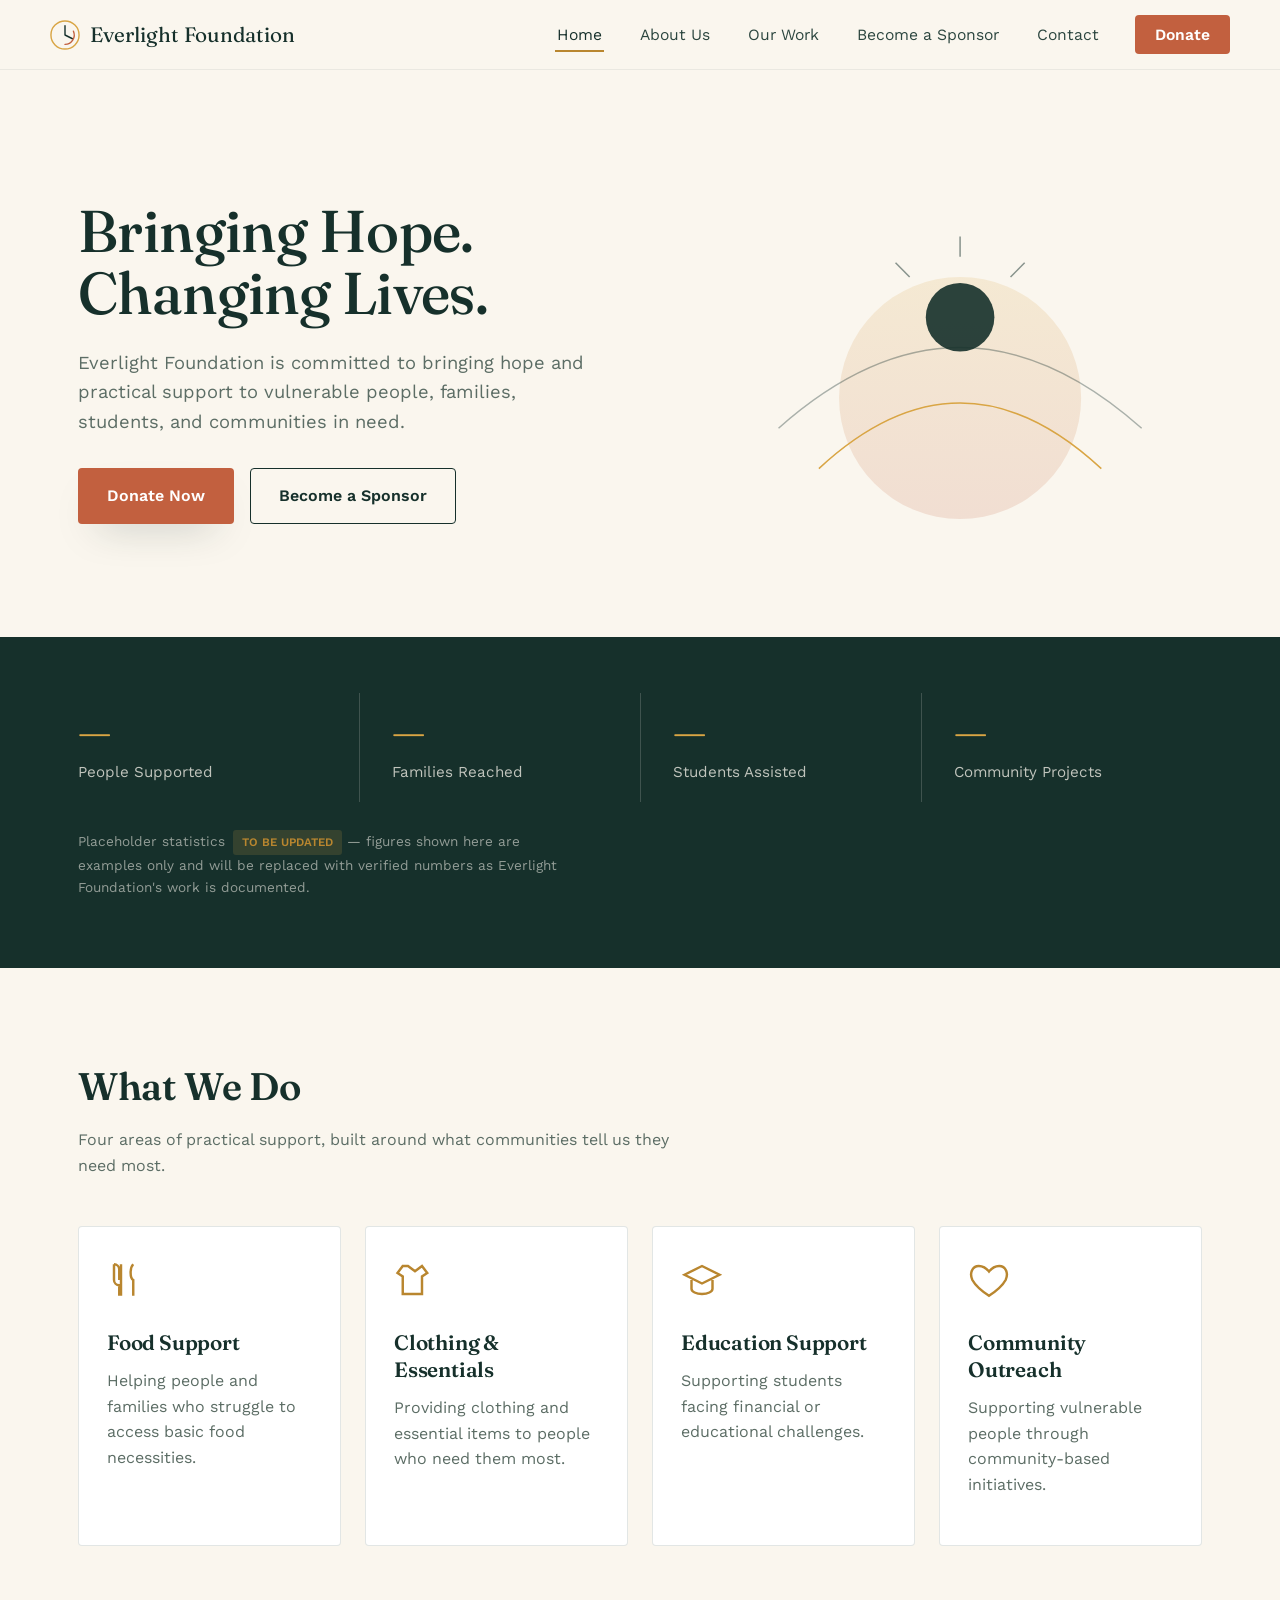
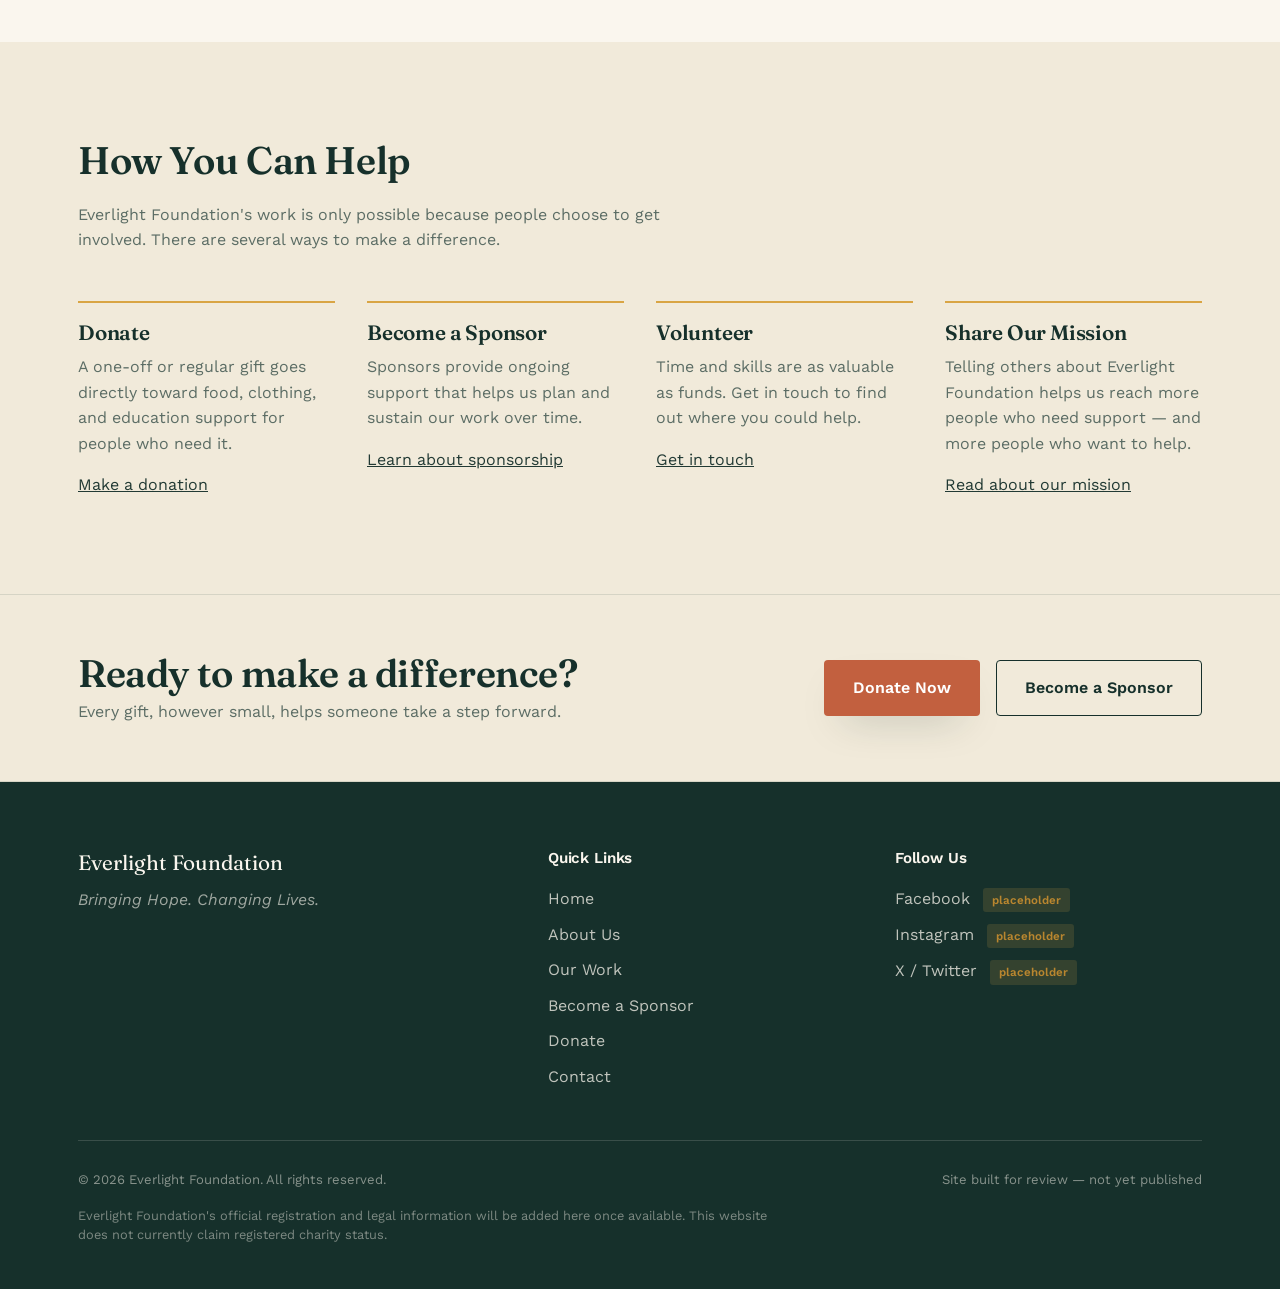
<file: everlight-foundation-single-file.html>
<!DOCTYPE html>
<html lang="en">
<head>
<meta charset="UTF-8">
<meta name="viewport" content="width=device-width, initial-scale=1.0">
<title>Everlight Foundation — Bringing Hope. Changing Lives.</title>
<meta name="description" content="Everlight Foundation supports vulnerable people and communities through food support, clothing support, educational assistance, and community outreach.">
<link rel="preconnect" href="https://fonts.googleapis.com">
<link rel="preconnect" href="https://fonts.gstatic.com" crossorigin>
<link href="https://fonts.googleapis.com/css2?family=Fraunces:opsz,wght@9..144,400..600&family=Work+Sans:wght@400;500;600;700&display=swap" rel="stylesheet">
<style>
/* ==========================================================================
   Everlight Foundation — Design System
   Palette: deep teal ink, warm dawn gold, soft paper background
   Type: Fraunces (display serif) + Work Sans (body/UI sans)
   ========================================================================== */

:root {
  --ink: #16302B;
  --ink-soft: #2C463F;
  --paper: #FAF6EE;
  --paper-deep: #F1EADA;
  --card: #FFFFFF;
  --gold: #D9A544;
  --gold-deep: #B9862F;
  --rose: #C2603F;
  --text-main: #223A34;
  --text-muted: #5C6D65;
  --line: rgba(22, 48, 43, 0.12);
  --line-soft: rgba(22, 48, 43, 0.07);
  --shadow: 0 18px 40px -20px rgba(22, 48, 43, 0.35);

  --font-display: "Fraunces", "Iowan Old Style", Georgia, serif;
  --font-body: "Work Sans", "Segoe UI", sans-serif;

  --max-width: 1180px;
  --radius: 4px;
}

* { box-sizing: border-box; }

html { scroll-behavior: smooth; }

@media (prefers-reduced-motion: reduce) {
  html { scroll-behavior: auto; }
  *, *::before, *::after {
    animation-duration: 0.001ms !important;
    animation-iteration-count: 1 !important;
    transition-duration: 0.001ms !important;
  }
}

body {
  margin: 0;
  font-family: var(--font-body);
  color: var(--text-main);
  background: var(--paper);
  line-height: 1.6;
  -webkit-font-smoothing: antialiased;
}

img { max-width: 100%; display: block; }

a { color: inherit; }

h1, h2, h3, h4 {
  font-family: var(--font-display);
  color: var(--ink);
  margin: 0 0 0.5em;
  font-weight: 600;
  letter-spacing: -0.01em;
}

h1 { font-size: clamp(2.4rem, 4.6vw, 3.9rem); line-height: 1.06; font-weight: 500; }
h2 { font-size: clamp(1.8rem, 3vw, 2.5rem); line-height: 1.15; }
h3 { font-size: 1.3rem; line-height: 1.3; }

p { margin: 0 0 1em; color: var(--text-muted); max-width: 62ch; }

.container {
  max-width: var(--max-width);
  margin: 0 auto;
  padding: 0 28px;
}

section { padding: 96px 0; }

@media (max-width: 720px) {
  section { padding: 64px 0; }
}

/* Visually hidden (skip link target labels etc.) */
.visually-hidden {
  position: absolute;
  width: 1px; height: 1px;
  overflow: hidden;
  clip: rect(0 0 0 0);
  white-space: nowrap;
}

.skip-link {
  position: absolute;
  left: -9999px;
  top: 0;
  background: var(--ink);
  color: var(--paper);
  padding: 12px 20px;
  z-index: 1000;
}
.skip-link:focus {
  left: 12px;
  top: 12px;
}

:focus-visible {
  outline: 2px solid var(--gold-deep);
  outline-offset: 3px;
}

/* ---------------------------------- Header / Nav ---------------------------------- */

.site-header {
  position: sticky;
  top: 0;
  z-index: 100;
  background: rgba(250, 246, 238, 0.92);
  backdrop-filter: blur(8px);
  border-bottom: 1px solid var(--line-soft);
}

.nav {
  display: flex;
  align-items: center;
  justify-content: space-between;
  padding: 18px 0;
}

.brand {
  display: flex;
  align-items: center;
  gap: 10px;
  font-family: var(--font-display);
  font-size: 1.3rem;
  color: var(--ink);
  text-decoration: none;
}

.brand-mark {
  width: 30px;
  height: 30px;
  flex: none;
}

.nav-links {
  display: flex;
  align-items: center;
  gap: 34px;
  list-style: none;
  margin: 0;
  padding: 0;
}

.nav-links a {
  text-decoration: none;
  color: var(--ink-soft);
  font-size: 0.98rem;
  padding: 6px 2px;
  border-bottom: 2px solid transparent;
  transition: border-color 0.2s ease, color 0.2s ease;
}

.nav-links a:hover,
.nav-links a:focus-visible {
  color: var(--ink);
  border-bottom-color: var(--gold);
}

.nav-links a[aria-current="page"] {
  color: var(--ink);
  border-bottom-color: var(--gold-deep);
}

.nav-cta {
  background: var(--rose);
  color: #fff !important;
  padding: 10px 20px !important;
  border-radius: var(--radius);
  border-bottom: none !important;
  font-weight: 600;
}

.nav-cta:hover, .nav-cta:focus-visible {
  background: #A94E31;
  border-bottom: none !important;
}

.nav-toggle {
  display: none;
  background: none;
  border: 1px solid var(--line);
  border-radius: var(--radius);
  padding: 8px 10px;
  cursor: pointer;
}

.nav-toggle span,
.nav-toggle span::before,
.nav-toggle span::after {
  display: block;
  width: 20px;
  height: 2px;
  background: var(--ink);
  position: relative;
  transition: transform 0.2s ease;
}
.nav-toggle span::before { content: ""; position: absolute; top: -6px; width: 20px; }
.nav-toggle span::after { content: ""; position: absolute; top: 6px; width: 20px; }

@media (max-width: 860px) {
  .nav-toggle { display: block; }

  .nav-links {
    position: absolute;
    top: 100%;
    left: 0;
    right: 0;
    background: var(--paper);
    flex-direction: column;
    align-items: stretch;
    gap: 0;
    border-bottom: 1px solid var(--line);
    max-height: 0;
    overflow: hidden;
    transition: max-height 0.25s ease;
  }

  .nav-links.is-open {
    max-height: 480px;
  }

  .nav-links li { border-top: 1px solid var(--line-soft); }
  .nav-links a { display: block; padding: 16px 28px; border-bottom: none !important; }
  .nav-cta { margin: 14px 28px; text-align: center; }
}

/* ---------------------------------- Buttons ---------------------------------- */

.btn {
  display: inline-flex;
  align-items: center;
  justify-content: center;
  gap: 8px;
  padding: 14px 28px;
  border-radius: var(--radius);
  text-decoration: none;
  font-weight: 600;
  font-size: 1rem;
  border: 1px solid transparent;
  cursor: pointer;
  font-family: var(--font-body);
  transition: transform 0.15s ease, background 0.2s ease, box-shadow 0.2s ease;
}

.btn:hover { transform: translateY(-1px); }

.btn-primary {
  background: var(--rose);
  color: #fff;
  box-shadow: var(--shadow);
}
.btn-primary:hover { background: #A94E31; }

.btn-secondary {
  background: transparent;
  color: var(--ink);
  border-color: var(--ink);
}
.btn-secondary:hover { background: var(--ink); color: var(--paper); }

.btn-gold {
  background: var(--gold);
  color: var(--ink);
}
.btn-gold:hover { background: var(--gold-deep); }

.btn-block { width: 100%; }

/* ---------------------------------- Hero ---------------------------------- */

.hero {
  position: relative;
  padding: 96px 0 80px;
  overflow: hidden;
}

.hero-grid {
  display: grid;
  grid-template-columns: 1.1fr 0.9fr;
  gap: 48px;
  align-items: center;
}

@media (max-width: 900px) {
  .hero-grid { grid-template-columns: 1fr; }
}

.hero-eyebrow-free h1 { margin-bottom: 0.4em; }

.hero-lede {
  font-size: 1.15rem;
  max-width: 46ch;
  color: var(--text-muted);
}

.hero-actions {
  display: flex;
  gap: 16px;
  flex-wrap: wrap;
  margin-top: 32px;
}

.dawn-mark {
  width: 100%;
  height: auto;
}

/* ---------------------------------- Impact strip ---------------------------------- */

.impact-strip {
  background: var(--ink);
  color: var(--paper);
  padding: 56px 0;
}

.impact-strip p.section-lede { color: rgba(250,246,238,0.7); }

.impact-row {
  display: flex;
  flex-wrap: wrap;
}

.impact-item {
  flex: 1 1 220px;
  padding: 18px 32px;
  border-left: 1px solid rgba(250, 246, 238, 0.18);
}
.impact-item:first-child { border-left: none; padding-left: 0; }

@media (max-width: 720px) {
  .impact-item { border-left: none; border-top: 1px solid rgba(250, 246, 238, 0.18); padding: 20px 0; }
  .impact-item:first-child { border-top: none; }
}

.impact-number {
  font-family: var(--font-display);
  font-size: 2.6rem;
  color: var(--gold);
  line-height: 1;
  display: block;
  margin-bottom: 6px;
}

.impact-label {
  font-size: 0.95rem;
  color: rgba(250, 246, 238, 0.75);
}

.impact-note {
  margin-top: 28px;
  font-size: 0.85rem;
  color: rgba(250, 246, 238, 0.55);
  max-width: 60ch;
}

/* ---------------------------------- Section headings ---------------------------------- */

.section-head {
  max-width: 640px;
  margin-bottom: 48px;
}

.section-head.center {
  margin-left: auto;
  margin-right: auto;
  text-align: center;
}

/* ---------------------------------- Cards ---------------------------------- */

.card-grid {
  display: grid;
  grid-template-columns: repeat(auto-fit, minmax(240px, 1fr));
  gap: 24px;
}

.card {
  background: var(--card);
  border: 1px solid var(--line);
  border-radius: var(--radius);
  padding: 32px 28px;
}

.card h3 { margin-bottom: 12px; }

.card-icon {
  width: 42px;
  height: 42px;
  margin-bottom: 20px;
  color: var(--gold-deep);
}

/* ---------------------------------- How you can help / steps ---------------------------------- */

.help-list {
  display: grid;
  grid-template-columns: repeat(auto-fit, minmax(220px, 1fr));
  gap: 32px;
  list-style: none;
  margin: 0;
  padding: 0;
}

.help-list li {
  border-top: 2px solid var(--gold);
  padding-top: 16px;
}

.help-list h3 { margin-bottom: 8px; }

/* ---------------------------------- Alternating rows (Our Work) ---------------------------------- */

.work-row {
  display: grid;
  grid-template-columns: 1fr 1fr;
  gap: 56px;
  align-items: center;
  padding: 56px 0;
  border-bottom: 1px solid var(--line-soft);
}

.work-row:last-child { border-bottom: none; }

.work-row.reverse .work-media { order: 2; }
.work-row.reverse .work-copy { order: 1; }

@media (max-width: 820px) {
  .work-row, .work-row.reverse { grid-template-columns: 1fr; }
  .work-row.reverse .work-media,
  .work-row.reverse .work-copy { order: unset; }
}

.image-placeholder {
  background: var(--paper-deep);
  border: 1px dashed var(--line);
  border-radius: var(--radius);
  aspect-ratio: 4 / 3;
  display: flex;
  align-items: center;
  justify-content: center;
  text-align: center;
  color: var(--text-muted);
  font-size: 0.9rem;
  padding: 20px;
}

/* ---------------------------------- Forms ---------------------------------- */

.form-card {
  background: var(--card);
  border: 1px solid var(--line);
  border-radius: var(--radius);
  padding: 40px;
}

@media (max-width: 600px) {
  .form-card { padding: 26px; }
}

.form-grid {
  display: grid;
  grid-template-columns: 1fr 1fr;
  gap: 20px;
}

@media (max-width: 640px) {
  .form-grid { grid-template-columns: 1fr; }
}

.field { margin-bottom: 20px; }
.field.full { grid-column: 1 / -1; }

.field label {
  display: block;
  font-weight: 600;
  font-size: 0.92rem;
  color: var(--ink);
  margin-bottom: 6px;
}

.field .hint {
  font-size: 0.82rem;
  color: var(--text-muted);
  margin-top: 4px;
}

input[type="text"],
input[type="email"],
input[type="tel"],
input[type="number"],
select,
textarea {
  width: 100%;
  padding: 12px 14px;
  border: 1px solid var(--line);
  border-radius: var(--radius);
  font-family: var(--font-body);
  font-size: 1rem;
  background: var(--paper);
  color: var(--text-main);
}

input:focus, select:focus, textarea:focus {
  outline: none;
  border-color: var(--gold-deep);
  box-shadow: 0 0 0 3px rgba(217, 165, 68, 0.25);
}

textarea { resize: vertical; min-height: 110px; }

.checkbox-field {
  display: flex;
  align-items: flex-start;
  gap: 10px;
  margin-bottom: 24px;
}

.checkbox-field input { margin-top: 4px; }
.checkbox-field label { font-weight: 400; color: var(--text-muted); font-size: 0.92rem; }

.form-note {
  background: var(--paper-deep);
  border-left: 3px solid var(--gold);
  padding: 14px 18px;
  font-size: 0.88rem;
  color: var(--text-muted);
  border-radius: 0 var(--radius) var(--radius) 0;
  margin-bottom: 28px;
}

.form-status {
  margin-top: 18px;
  font-size: 0.95rem;
  display: none;
}
.form-status.is-visible { display: block; }
.form-status.success { color: #2C6E49; }
.form-status.error { color: #A94E31; }

.required-mark {
  color: var(--rose);
  font-weight: 700;
}

.optional-mark {
  color: var(--text-muted);
  font-weight: 400;
  font-size: 0.82rem;
}

/* Submit button loading state */
.btn-spinner {
  display: none;
  width: 16px;
  height: 16px;
  border: 2px solid rgba(255, 255, 255, 0.4);
  border-top-color: #fff;
  border-radius: 50%;
  animation: btn-spin 0.7s linear infinite;
}

@keyframes btn-spin {
  to { transform: rotate(360deg); }
}

.btn.is-loading .btn-spinner { display: inline-block; }
.btn.is-loading { cursor: not-allowed; opacity: 0.85; }
.btn[disabled] { cursor: not-allowed; opacity: 0.75; }

@media (prefers-reduced-motion: reduce) {
  .btn-spinner { animation: none; }
}

/* Form submission result banner (success / error) */
.form-result {
  display: none;
  align-items: flex-start;
  gap: 10px;
  margin-top: 20px;
  padding: 16px 18px;
  border-radius: var(--radius);
  font-size: 0.92rem;
  line-height: 1.5;
}

.form-result.is-visible { display: flex; }

.form-result svg {
  flex: none;
  width: 20px;
  height: 20px;
  margin-top: 2px;
}

.form-result.success {
  background: rgba(44, 110, 73, 0.1);
  border: 1px solid rgba(44, 110, 73, 0.3);
  color: #2C6E49;
}

.form-result.error {
  background: rgba(169, 78, 49, 0.1);
  border: 1px solid rgba(169, 78, 49, 0.3);
  color: #A94E31;
}

/* ---------------------------------- Donate page ---------------------------------- */

.amount-grid {
  display: grid;
  grid-template-columns: repeat(5, 1fr);
  gap: 14px;
  margin-bottom: 8px;
}

@media (max-width: 720px) {
  .amount-grid { grid-template-columns: repeat(2, 1fr); }
}

.amount-btn {
  padding: 18px 10px;
  border: 1px solid var(--line);
  border-radius: var(--radius);
  background: var(--card);
  font-family: var(--font-display);
  font-size: 1.2rem;
  color: var(--ink);
  cursor: pointer;
  transition: border-color 0.15s ease, background 0.15s ease;
}

.amount-btn:hover { border-color: var(--gold-deep); }

.amount-btn.is-active {
  background: var(--ink);
  color: var(--paper);
  border-color: var(--ink);
}

.custom-amount {
  margin-top: 16px;
}

.crypto-panel {
  background: var(--ink);
  color: var(--paper);
  border-radius: var(--radius);
  padding: 40px;
  margin-top: 20px;
}

@media (max-width: 600px) {
  .crypto-panel { padding: 26px; }
}

.crypto-panel h3 { color: var(--paper); }
.crypto-panel p { color: rgba(250, 246, 238, 0.75); }

.crypto-grid {
  display: grid;
  grid-template-columns: repeat(auto-fit, minmax(230px, 1fr));
  gap: 20px;
  margin-top: 24px;
}

.crypto-card {
  background: rgba(250, 246, 238, 0.06);
  border: 1px solid rgba(250, 246, 238, 0.18);
  border-radius: var(--radius);
  padding: 22px;
}

.crypto-card h4 {
  font-family: var(--font-body);
  color: var(--gold);
  margin: 0 0 10px;
  font-size: 0.95rem;
  font-weight: 700;
}

.qr-placeholder {
  width: 100%;
  aspect-ratio: 1 / 1;
  border: 1px dashed rgba(250, 246, 238, 0.35);
  border-radius: var(--radius);
  display: flex;
  align-items: center;
  justify-content: center;
  font-size: 0.78rem;
  color: rgba(250, 246, 238, 0.6);
  text-align: center;
  margin-bottom: 14px;
  padding: 10px;
}

.wallet-address {
  font-family: monospace;
  font-size: 0.85rem;
  background: rgba(0,0,0,0.2);
  padding: 8px 10px;
  border-radius: var(--radius);
  word-break: break-all;
  color: rgba(250,246,238,0.85);
}

.crypto-warning {
  margin-top: 24px;
  font-size: 0.85rem;
  color: rgba(250, 246, 238, 0.65);
  border-top: 1px solid rgba(250, 246, 238, 0.18);
  padding-top: 20px;
}

.crypto-panel-head {
  display: flex;
  align-items: flex-start;
  gap: 16px;
}

.crypto-shield {
  flex: none;
  width: 34px;
  height: 34px;
  color: var(--gold);
  margin-top: 2px;
}

.crypto-panel-head h3 { margin-bottom: 6px; }

.crypto-card-head {
  display: flex;
  align-items: center;
  gap: 12px;
  margin-bottom: 16px;
}

.crypto-badge {
  flex: none;
  width: 40px;
  height: 40px;
  border-radius: 50%;
  display: flex;
  align-items: center;
  justify-content: center;
  font-family: var(--font-body);
  font-weight: 700;
  font-size: 0.7rem;
  letter-spacing: 0.02em;
  border: 1.5px solid var(--gold);
  color: var(--gold);
  background: rgba(217, 165, 68, 0.1);
}

.crypto-card-head h4 { margin: 0 0 2px; }

.crypto-network {
  display: block;
  font-size: 0.76rem;
  color: rgba(250, 246, 238, 0.55);
}

.crypto-network.needs-confirm {
  color: var(--gold);
}

.wallet-row {
  display: flex;
  gap: 8px;
  align-items: stretch;
}

.wallet-row .wallet-address { flex: 1; }

.copy-btn {
  flex: none;
  background: rgba(250, 246, 238, 0.1);
  border: 1px solid rgba(250, 246, 238, 0.25);
  color: var(--paper);
  border-radius: var(--radius);
  padding: 0 14px;
  font-size: 0.8rem;
  font-weight: 600;
  cursor: pointer;
  font-family: var(--font-body);
  transition: background 0.15s ease, border-color 0.15s ease;
}

.copy-btn:hover { background: rgba(250, 246, 238, 0.18); border-color: rgba(250, 246, 238, 0.4); }

.copy-btn.is-copied {
  background: var(--gold);
  color: var(--ink);
  border-color: var(--gold);
}

.crypto-trust-list {
  list-style: none;
  margin: 24px 0 0;
  padding: 0;
  display: grid;
  gap: 10px;
}

.crypto-trust-list li {
  display: flex;
  align-items: flex-start;
  gap: 10px;
  font-size: 0.85rem;
  color: rgba(250, 246, 238, 0.75);
}

.crypto-trust-list svg {
  flex: none;
  width: 16px;
  height: 16px;
  margin-top: 3px;
  color: var(--gold);
}

/* ---------------------------------- Callout / CTA band ---------------------------------- */

.callout-band {
  background: var(--paper-deep);
  border-top: 1px solid var(--line);
  border-bottom: 1px solid var(--line);
}

.callout-band .container {
  display: flex;
  align-items: center;
  justify-content: space-between;
  gap: 24px;
  flex-wrap: wrap;
  padding-top: 56px;
  padding-bottom: 56px;
}

.callout-band h2 { margin-bottom: 4px; }
.callout-band p { margin-bottom: 0; }

/* ---------------------------------- Values list (About) ---------------------------------- */

.values-grid {
  display: grid;
  grid-template-columns: repeat(auto-fit, minmax(220px, 1fr));
  gap: 28px;
}

.value-item {
  padding-top: 18px;
  border-top: 2px solid var(--line);
}

/* ---------------------------------- Contact ---------------------------------- */

.contact-grid {
  display: grid;
  grid-template-columns: 1.1fr 0.9fr;
  gap: 48px;
}

@media (max-width: 860px) {
  .contact-grid { grid-template-columns: 1fr; }
}

.contact-info-card {
  background: var(--ink);
  color: var(--paper);
  border-radius: var(--radius);
  padding: 36px;
}

.contact-info-card h3 { color: var(--paper); }
.contact-info-card p { color: rgba(250, 246, 238, 0.75); }

.contact-detail {
  margin-bottom: 22px;
}

.contact-detail .label {
  font-size: 0.82rem;
  text-transform: none;
  color: var(--gold);
  display: block;
  margin-bottom: 4px;
  font-weight: 600;
}

.social-row {
  display: flex;
  gap: 12px;
  margin-top: 8px;
}

.social-row a {
  width: 38px;
  height: 38px;
  display: flex;
  align-items: center;
  justify-content: center;
  border: 1px solid rgba(250, 246, 238, 0.3);
  border-radius: var(--radius);
  text-decoration: none;
  color: var(--paper);
  font-size: 0.85rem;
}

.social-row a:hover { background: rgba(250, 246, 238, 0.12); }

/* ---------------------------------- Placeholder tag ---------------------------------- */

.placeholder-tag {
  display: inline-block;
  font-size: 0.72rem;
  font-weight: 600;
  color: var(--gold-deep);
  background: rgba(217, 165, 68, 0.15);
  padding: 3px 9px;
  border-radius: 3px;
  margin-left: 8px;
  vertical-align: middle;
}

/* ---------------------------------- Footer ---------------------------------- */

.site-footer {
  background: var(--ink);
  color: rgba(250, 246, 238, 0.75);
  padding: 64px 0 32px;
}

.footer-grid {
  display: grid;
  grid-template-columns: 1.4fr 1fr 1fr;
  gap: 40px;
  padding-bottom: 40px;
  border-bottom: 1px solid rgba(250, 246, 238, 0.15);
}

@media (max-width: 720px) {
  .footer-grid { grid-template-columns: 1fr; }
}

.footer-brand {
  font-family: var(--font-display);
  color: var(--paper);
  font-size: 1.3rem;
  margin-bottom: 8px;
}

.footer-tagline { color: rgba(250, 246, 238, 0.6); font-style: italic; }

.footer-col h4 {
  color: var(--paper);
  font-family: var(--font-body);
  font-size: 0.95rem;
  margin-bottom: 16px;
}

.footer-col ul { list-style: none; margin: 0; padding: 0; }
.footer-col li { margin-bottom: 10px; }
.footer-col a { text-decoration: none; color: rgba(250, 246, 238, 0.75); }
.footer-col a:hover { color: var(--gold); }

.footer-bottom {
  display: flex;
  justify-content: space-between;
  flex-wrap: wrap;
  gap: 12px;
  padding-top: 28px;
  font-size: 0.82rem;
  color: rgba(250, 246, 238, 0.5);
}

.footer-legal-note {
  max-width: 720px;
  font-size: 0.8rem;
  color: rgba(250, 246, 238, 0.45);
  margin-top: 16px;
  line-height: 1.5;
}

</style>
</head>
<body>
<a class="skip-link" href="#main">Skip to content</a>

<header class="site-header">
  <div class="container nav">
    <a class="brand" href="#home" data-page="home">
      <svg class="brand-mark" viewBox="0 0 32 32" fill="none" aria-hidden="true">
        <circle cx="16" cy="16" r="15" stroke="#D9A544" stroke-width="1.5"/>
        <path d="M16 6 L16 16 L24 20" stroke="#16302B" stroke-width="1.5" stroke-linecap="round" stroke-linejoin="round"/>
        <path d="M16 26a10 10 0 0 0 9-14" stroke="#C2603F" stroke-width="1.5" stroke-linecap="round"/>
      </svg>
      Everlight Foundation
    </a>
    <button class="nav-toggle" aria-label="Toggle navigation menu" aria-expanded="false">
      <span></span>
    </button>
    <ul class="nav-links">
      <li><a href="#home" data-page="home">Home</a></li>
      <li><a href="#about" data-page="about">About Us</a></li>
      <li><a href="#work" data-page="work">Our Work</a></li>
      <li><a href="#sponsor" data-page="sponsor">Become a Sponsor</a></li>
      <li><a href="#contact" data-page="contact">Contact</a></li>
      <li><a class="nav-cta" href="#donate" data-page="donate">Donate</a></li>
    </ul>
  </div>
</header>

<main id="main">

<div id="page-home" class="page">


  <!-- HERO -->
  <section class="hero">
    <div class="container hero-grid">
      <div class="hero-eyebrow-free">
        <h1>Bringing Hope.<br>Changing Lives.</h1>
        <p class="hero-lede">Everlight Foundation is committed to bringing hope and practical support to vulnerable people, families, students, and communities in need.</p>
        <div class="hero-actions">
          <a href="#donate" class="btn btn-primary">Donate Now</a>
          <a href="#sponsor" class="btn btn-secondary">Become a Sponsor</a>
        </div>
      </div>
      <div>
        <svg class="dawn-mark" viewBox="0 0 480 380" fill="none" aria-hidden="true">
          <defs>
            <linearGradient id="dawnGrad" x1="0" y1="0" x2="0" y2="1">
              <stop offset="0%" stop-color="#D9A544"/>
              <stop offset="100%" stop-color="#C2603F"/>
            </linearGradient>
          </defs>
          <circle cx="240" cy="230" r="120" fill="url(#dawnGrad)" opacity="0.16"/>
          <path d="M60 260 Q240 100 420 260" stroke="#16302B" stroke-width="1.5" fill="none" opacity="0.35"/>
          <path d="M100 300 Q240 170 380 300" stroke="#D9A544" stroke-width="1.5" fill="none"/>
          <circle cx="240" cy="150" r="34" fill="#16302B" opacity="0.9"/>
          <g opacity="0.5" stroke="#16302B" stroke-width="1.5">
            <line x1="240" y1="90" x2="240" y2="70"/>
            <line x1="290" y1="110" x2="304" y2="96"/>
            <line x1="190" y1="110" x2="176" y2="96"/>
          </g>
        </svg>
      </div>
    </div>
  </section>

  <!-- IMPACT STRIP -->
  <section class="impact-strip" aria-labelledby="impact-heading">
    <div class="container">
      <h2 id="impact-heading" class="visually-hidden">Our impact so far</h2>
      <div class="impact-row">
        <div class="impact-item">
          <span class="impact-number">—</span>
          <span class="impact-label">People Supported</span>
        </div>
        <div class="impact-item">
          <span class="impact-number">—</span>
          <span class="impact-label">Families Reached</span>
        </div>
        <div class="impact-item">
          <span class="impact-number">—</span>
          <span class="impact-label">Students Assisted</span>
        </div>
        <div class="impact-item">
          <span class="impact-number">—</span>
          <span class="impact-label">Community Projects</span>
        </div>
      </div>
      <p class="impact-note">Placeholder statistics<span class="placeholder-tag">TO BE UPDATED</span> — figures shown here are examples only and will be replaced with verified numbers as Everlight Foundation's work is documented.</p>
    </div>
  </section>

  <!-- WHAT WE DO -->
  <section aria-labelledby="what-we-do-heading">
    <div class="container">
      <div class="section-head">
        <h2 id="what-we-do-heading">What We Do</h2>
        <p>Four areas of practical support, built around what communities tell us they need most.</p>
      </div>
      <div class="card-grid">
        <div class="card">
          <svg class="card-icon" viewBox="0 0 24 24" fill="none" stroke="currentColor" stroke-width="1.4"><path d="M4 3v9a3 3 0 0 0 3 3v6M4 3a3 3 0 0 1 3 3v6M8 3v18M15 3c-2 2-2 8 0 9v9"/></svg>
          <h3>Food Support</h3>
          <p>Helping people and families who struggle to access basic food necessities.</p>
        </div>
        <div class="card">
          <svg class="card-icon" viewBox="0 0 24 24" fill="none" stroke="currentColor" stroke-width="1.4"><path d="M8 4l4 3 4-3 3 4-3 2v10H5V10L2 8l3-4z"/></svg>
          <h3>Clothing &amp; Essentials</h3>
          <p>Providing clothing and essential items to people who need them most.</p>
        </div>
        <div class="card">
          <svg class="card-icon" viewBox="0 0 24 24" fill="none" stroke="currentColor" stroke-width="1.4"><path d="M2 9l10-5 10 5-10 5-10-5zM6 12v5c0 1.7 2.7 3 6 3s6-1.3 6-3v-5"/></svg>
          <h3>Education Support</h3>
          <p>Supporting students facing financial or educational challenges.</p>
        </div>
        <div class="card">
          <svg class="card-icon" viewBox="0 0 24 24" fill="none" stroke="currentColor" stroke-width="1.4"><path d="M12 21s-7-4.5-9.5-9C.7 8.2 2.4 4 6.2 4 8.6 4 10.6 5.4 12 7.2 13.4 5.4 15.4 4 17.8 4c3.8 0 5.5 4.2 3.7 8-2.5 4.5-9.5 9-9.5 9z"/></svg>
          <h3>Community Outreach</h3>
          <p>Supporting vulnerable people through community-based initiatives.</p>
        </div>
      </div>
    </div>
  </section>

  <!-- HOW YOU CAN HELP -->
  <section style="background: var(--paper-deep);" aria-labelledby="help-heading">
    <div class="container">
      <div class="section-head">
        <h2 id="help-heading">How You Can Help</h2>
        <p>Everlight Foundation's work is only possible because people choose to get involved. There are several ways to make a difference.</p>
      </div>
      <ul class="help-list">
        <li>
          <h3>Donate</h3>
          <p>A one-off or regular gift goes directly toward food, clothing, and education support for people who need it.</p>
          <a href="#donate">Make a donation</a>
        </li>
        <li>
          <h3>Become a Sponsor</h3>
          <p>Sponsors provide ongoing support that helps us plan and sustain our work over time.</p>
          <a href="#sponsor">Learn about sponsorship</a>
        </li>
        <li>
          <h3>Volunteer</h3>
          <p>Time and skills are as valuable as funds. Get in touch to find out where you could help.</p>
          <a href="#contact">Get in touch</a>
        </li>
        <li>
          <h3>Share Our Mission</h3>
          <p>Telling others about Everlight Foundation helps us reach more people who need support — and more people who want to help.</p>
          <a href="#about">Read about our mission</a>
        </li>
      </ul>
    </div>
  </section>

  <!-- CALLOUT -->
  <section class="callout-band" style="padding: 0;">
    <div class="container">
      <div>
        <h2>Ready to make a difference?</h2>
        <p>Every gift, however small, helps someone take a step forward.</p>
      </div>
      <div class="hero-actions" style="margin-top:0;">
        <a href="#donate" class="btn btn-primary">Donate Now</a>
        <a href="#sponsor" class="btn btn-secondary">Become a Sponsor</a>
      </div>
    </div>
  </section>


</div>

<div id="page-about" class="page" hidden>


  <section style="padding-bottom: 48px;">
    <div class="container">
      <div class="section-head">
        <h1 style="font-size: clamp(2.2rem, 4vw, 3rem);">About Everlight Foundation</h1>
        <p class="hero-lede">A closer look at who we are, why we exist, and the principles that guide our work.</p>
      </div>
    </div>
  </section>

  <section style="padding-top: 0;">
    <div class="container">
      <div class="work-row" style="border-bottom:none; padding-top:0;">
        <div class="work-copy">
          <h2>Who We Are</h2>
          <p>Everlight Foundation is a community-support initiative focused on helping vulnerable people and communities meet essential needs — from food and clothing to education and everyday support.</p>
          <p>We work alongside the people we support, not at a distance from them, aiming to build practical, dignified help rather than one-off gestures.</p>
          <p style="font-size: 0.85rem;"><em>Specific organisational history, founders, and trustee information will be added here once finalised. Nothing on this page should be read as an official legal statement about Everlight Foundation's status.</em></p>
        </div>
        <div class="work-media">
          <div class="image-placeholder">Image placeholder<br>— team or community photo to be added</div>
        </div>
      </div>
    </div>
  </section>

  <section style="background: var(--paper-deep); padding-top: 72px;">
    <div class="container">
      <div class="card-grid" style="grid-template-columns: repeat(auto-fit, minmax(260px,1fr));">
        <div class="card">
          <h3>Our Mission</h3>
          <p>To provide practical, reliable support — food, clothing, education, and community assistance — to people and families facing hardship, wherever we are able to help.</p>
        </div>
        <div class="card">
          <h3>Our Vision</h3>
          <p>A world where no one is left without the basic support they need to live with dignity, and where communities are equipped to support one another.</p>
        </div>
        <div class="card">
          <h3>Our Values</h3>
          <p>Compassion, integrity, and accountability guide every decision we make, from how we support individuals to how we handle every gift we receive.</p>
        </div>
      </div>
    </div>
  </section>

  <section aria-labelledby="values-heading">
    <div class="container">
      <div class="section-head">
        <h2 id="values-heading">What Guides Our Work</h2>
      </div>
      <div class="values-grid">
        <div class="value-item">
          <h3>Compassion</h3>
          <p>We see the people behind every request for help, and respond with empathy rather than judgment.</p>
        </div>
        <div class="value-item">
          <h3>Integrity</h3>
          <p>We aim to be honest and transparent about what we do, what we don't yet do, and how support is used.</p>
        </div>
        <div class="value-item">
          <h3>Community</h3>
          <p>Lasting change happens with communities, not to them — we listen first and build support around real needs.</p>
        </div>
        <div class="value-item">
          <h3>Accountability</h3>
          <p>We take seriously the trust placed in us by donors, sponsors, and the people we support.</p>
        </div>
      </div>
    </div>
  </section>

  <section class="callout-band" style="padding: 0;">
    <div class="container">
      <div>
        <h2>Want to be part of this?</h2>
        <p>See how your support translates into real help on the ground.</p>
      </div>
      <div class="hero-actions" style="margin-top:0;">
        <a href="#work" class="btn btn-secondary">See Our Work</a>
        <a href="#sponsor" class="btn btn-primary">Become a Sponsor</a>
      </div>
    </div>
  </section>


</div>

<div id="page-work" class="page" hidden>


  <section style="padding-bottom: 24px;">
    <div class="container">
      <div class="section-head">
        <h1 style="font-size: clamp(2.2rem, 4vw, 3rem);">Our Work</h1>
        <p class="hero-lede">Four connected areas of support, each responding to a different everyday need.</p>
      </div>
    </div>
  </section>

  <section style="padding-top: 0;">
    <div class="container">

      <div class="work-row">
        <div class="work-copy">
          <h2>Food Support</h2>
          <p>Helping people and families who struggle to access basic food necessities. This includes practical, dignified support aimed at closing the gap between what a household has and what it needs to get through the week.</p>
        </div>
        <div class="work-media">
          <div class="image-placeholder">Image placeholder<br>— food support project photo to be added</div>
        </div>
      </div>

      <div class="work-row reverse">
        <div class="work-copy">
          <h2>Education Support</h2>
          <p>Supporting students facing financial or educational challenges, so that a lack of resources doesn't have to mean a lack of opportunity.</p>
        </div>
        <div class="work-media">
          <div class="image-placeholder">Image placeholder<br>— education support photo to be added</div>
        </div>
      </div>

      <div class="work-row">
        <div class="work-copy">
          <h2>Clothing &amp; Essentials</h2>
          <p>Providing clothing and essential items to people who need them, particularly during seasonal changes or times of sudden hardship.</p>
        </div>
        <div class="work-media">
          <div class="image-placeholder">Image placeholder<br>— clothing &amp; essentials photo to be added</div>
        </div>
      </div>

      <div class="work-row reverse">
        <div class="work-copy">
          <h2>Community Outreach</h2>
          <p>Supporting vulnerable people through community-based initiatives — working with local networks to reach people who might otherwise be missed.</p>
        </div>
        <div class="work-media">
          <div class="image-placeholder">Image placeholder<br>— community outreach photo to be added</div>
        </div>
      </div>

    </div>
  </section>

  <section class="callout-band" style="padding: 0;">
    <div class="container">
      <div>
        <h2>Help us do more of this</h2>
        <p>Your support directly funds the work described above.</p>
      </div>
      <div class="hero-actions" style="margin-top:0;">
        <a href="#donate" class="btn btn-primary">Donate Now</a>
        <a href="#sponsor" class="btn btn-secondary">Become a Sponsor</a>
      </div>
    </div>
  </section>


</div>

<div id="page-sponsor" class="page" hidden>


  <section style="padding-bottom: 24px;">
    <div class="container">
      <div class="section-head">
        <h1 style="font-size: clamp(2.2rem, 4vw, 3rem);">Become a Sponsor</h1>
        <p class="hero-lede">Sponsors provide the ongoing support that helps Everlight Foundation plan ahead and sustain its work. Tell us a little about how you'd like to help.</p>
      </div>
    </div>
  </section>

  <section style="padding-top: 0;">
    <div class="container" style="max-width: 780px;">
      <div class="form-card">

        <div class="form-note">
          Complete the form below and it will be submitted directly and securely to Everlight Foundation. Fields marked <span class="required-mark">*</span> are required.
        </div>

        <form id="sponsor-form" novalidate>
          <div class="form-grid">
            <div class="field full">
              <label for="sponsor-name">Full Name <span class="required-mark" aria-hidden="true">*</span></label>
              <input type="text" id="sponsor-name" name="fullName" autocomplete="name" required aria-required="true">
            </div>

            <div class="field">
              <label for="sponsor-email">Email Address <span class="required-mark" aria-hidden="true">*</span></label>
              <input type="email" id="sponsor-email" name="email" autocomplete="email" required aria-required="true">
            </div>

            <div class="field">
              <label for="sponsor-phone">Phone Number <span class="optional-mark">(optional)</span></label>
              <input type="tel" id="sponsor-phone" name="phone" autocomplete="tel">
            </div>

            <div class="field full">
              <label for="sponsor-country">Country <span class="required-mark" aria-hidden="true">*</span></label>
              <input type="text" id="sponsor-country" name="country" autocomplete="country-name" required aria-required="true">
            </div>

            <div class="field full">
              <label for="sponsor-support">Why would you like to support Everlight Foundation, and how much or what kind of support would you like to provide? <span class="required-mark" aria-hidden="true">*</span></label>
              <textarea id="sponsor-support" name="support" required aria-required="true"></textarea>
            </div>

            <div class="field full">
              <label for="sponsor-message">Kind words for the people we support <span class="optional-mark">(optional)</span></label>
              <textarea id="sponsor-message" name="message"></textarea>
            </div>
          </div>

          <div class="checkbox-field">
            <input type="checkbox" id="sponsor-consent" name="consent" required aria-required="true">
            <label for="sponsor-consent">I agree to be contacted by Everlight Foundation regarding my support.</label>
          </div>

          <button type="submit" class="btn btn-primary btn-block" id="sponsor-submit-btn">
            <span class="btn-spinner" aria-hidden="true"></span>
            <span class="btn-label">Become a Sponsor</span>
          </button>

          <div id="sponsor-result" class="form-result" role="status" aria-live="polite"></div>
        </form>
      </div>
    </div>
  </section>


</div>

<div id="page-donate" class="page" hidden>


  <section style="padding-bottom: 24px;">
    <div class="container">
      <div class="section-head">
        <h1 style="font-size: clamp(2.2rem, 4vw, 3rem);">Donate</h1>
        <p class="hero-lede">Your support can help us provide food, clothing, educational assistance and other essential support to people in need.</p>
      </div>
    </div>
  </section>

  <section style="padding-top: 0;">
    <div class="container" style="max-width: 780px;">
      <div class="form-card">
        <h3 style="margin-bottom: 18px;">Choose an amount</h3>

        <div class="form-note">
          This page demonstrates the donation flow and layout only. No payment provider is connected yet, so no card or bank details are collected here. See the README for how to connect a real, secure payment processor (e.g. Stripe, GoCardless, PayPal Giving) before publishing.
        </div>

        <div class="amount-grid" role="group" aria-label="Choose a donation amount">
          <button type="button" class="amount-btn">£10</button>
          <button type="button" class="amount-btn">£25</button>
          <button type="button" class="amount-btn">£50</button>
          <button type="button" class="amount-btn">£100</button>
          <button type="button" class="amount-btn">Other</button>
        </div>

        <div class="custom-amount field">
          <label for="custom-amount">Custom amount (£)</label>
          <input type="number" id="custom-amount" name="customAmount" min="1" step="1" placeholder="Enter an amount">
        </div>

        <button type="button" class="btn btn-primary btn-block" style="margin-top: 8px;">Continue to Donate <span class="placeholder-tag">payment provider not yet connected</span></button>
      </div>
    </div>
  </section>

  <section style="padding-top: 0;">
    <div class="container" style="max-width: 780px;">
<div class="crypto-panel">
        <div class="crypto-panel-head">
          <svg class="crypto-shield" viewBox="0 0 24 24" fill="none" stroke="currentColor" stroke-width="1.4" aria-hidden="true"><path d="M12 3l7 3v5c0 4.6-3 8.4-7 10-4-1.6-7-5.4-7-10V6l7-3z"/><path d="M9 12l2 2 4-4"/></svg>
          <div>
            <h3>Donate with Cryptocurrency</h3>
            <p>Everlight Foundation accepts cryptocurrency donations at the verified addresses below. Please double-check the address and network before sending.</p>
          </div>
        </div>

        <div class="crypto-grid">
          <div class="crypto-card">
            <div class="crypto-card-head">
              <span class="crypto-badge" aria-hidden="true">BTC</span>
              <div>
                <h4>Bitcoin</h4>
                <span class="crypto-network">Network: Bitcoin</span>
              </div>
            </div>
            <div class="qr-placeholder">QR code<br>to be added</div>
            <div class="wallet-row">
              <div class="wallet-address" id="btc-address">12H8gtx2khMyoyoCpNSaGxBc7EmyMVxddF</div>
              <button type="button" class="copy-btn" data-copy-target="btc-address" aria-label="Copy Bitcoin wallet address">Copy Address</button>
            </div>
          </div>

          <div class="crypto-card">
            <div class="crypto-card-head">
              <span class="crypto-badge" aria-hidden="true">ETH</span>
              <div>
                <h4>Ethereum</h4>
                <span class="crypto-network">Network: Ethereum (ERC-20)</span>
              </div>
            </div>
            <div class="qr-placeholder">QR code<br>to be added</div>
            <div class="wallet-row">
              <div class="wallet-address" id="eth-address">0xaf3f88242dbe503f8517041a234d80aaafbf9939</div>
              <button type="button" class="copy-btn" data-copy-target="eth-address" aria-label="Copy Ethereum wallet address">Copy Address</button>
            </div>
          </div>

          <div class="crypto-card">
            <div class="crypto-card-head">
              <span class="crypto-badge" aria-hidden="true">USDT</span>
              <div>
                <h4>USDT (Tether)</h4>
                <span class="crypto-network">Network: TRON (TRC-20)</span>
              </div>
            </div>
            <div class="qr-placeholder">QR code<br>to be added</div>
            <div class="wallet-row">
              <div class="wallet-address" id="usdt-address">TJehPqEtp7xAGQbp8ekVsuS8Hxd9CFudQg</div>
              <button type="button" class="copy-btn" data-copy-target="usdt-address" aria-label="Copy USDT wallet address">Copy Address</button>
            </div>
          </div>
        </div>

        <ul class="crypto-trust-list">
          <li>
            <svg viewBox="0 0 24 24" fill="none" stroke="currentColor" stroke-width="2" aria-hidden="true"><path d="M5 12l4 4 10-10"/></svg>
            <span>These addresses belong to Everlight Foundation and are published here for direct donations.</span>
          </li>
          <li>
            <svg viewBox="0 0 24 24" fill="none" stroke="currentColor" stroke-width="2" aria-hidden="true"><path d="M5 12l4 4 10-10"/></svg>
            <span>Everlight Foundation will never ask you to send a donation via email, social media, or direct message.</span>
          </li>
          <li>
            <svg viewBox="0 0 24 24" fill="none" stroke="currentColor" stroke-width="2" aria-hidden="true"><path d="M5 12l4 4 10-10"/></svg>
            <span>USDT is sent on the TRON (TRC-20) network only — sending via another network to this address may result in loss of funds.</span>
          </li>
        </ul>

        <p class="crypto-warning">Always double-check the cryptocurrency and network before sending funds. Sending the wrong asset or using the wrong network may result in permanent loss of funds. Cryptocurrency donations cannot be reversed or refunded once sent.</p>
      </div>
    </div>
  </section>

  <section class="callout-band" style="padding: 0;">
    <div class="container">
      <div>
        <h2>Prefer to give another way?</h2>
        <p>Sponsorship offers a way to give ongoing support.</p>
      </div>
      <div class="hero-actions" style="margin-top:0;">
        <a href="#sponsor" class="btn btn-secondary">Become a Sponsor</a>
        <a href="#contact" class="btn btn-primary">Contact Us</a>
      </div>
    </div>
  </section>


</div>

<div id="page-contact" class="page" hidden>


  <section style="padding-bottom: 24px;">
    <div class="container">
      <div class="section-head">
        <h1 style="font-size: clamp(2.2rem, 4vw, 3rem);">Contact Us</h1>
        <p class="hero-lede">Questions about our work, sponsorship, volunteering, or donations? We'd like to hear from you.</p>
      </div>
    </div>
  </section>

  <section style="padding-top: 0;">
    <div class="container contact-grid">

      <div class="form-card">
        <div class="form-note">
          This form currently only validates and displays a confirmation on this page — it is not yet connected to an email service or database. See the README for how to connect one.
        </div>
        <form id="contact-form" novalidate>
          <div class="field">
            <label for="contact-name">Full Name</label>
            <input type="text" id="contact-name" name="fullName" autocomplete="name" required>
          </div>
          <div class="field">
            <label for="contact-email">Email Address</label>
            <input type="email" id="contact-email" name="email" autocomplete="email" required>
          </div>
          <div class="field">
            <label for="contact-subject">Subject</label>
            <input type="text" id="contact-subject" name="subject" required>
          </div>
          <div class="field">
            <label for="contact-message">Message</label>
            <textarea id="contact-message" name="message" required></textarea>
          </div>
          <button type="submit" class="btn btn-primary btn-block">Send Message</button>
          <p id="contact-status" class="form-status" role="status"></p>
        </form>
      </div>

      <div class="contact-info-card">
        <h3>Other Ways to Reach Us</h3>
        <div class="contact-detail">
          <span class="label">Email</span>
          <span>contact@everlightfoundation.org <span class="placeholder-tag">placeholder</span></span>
        </div>
        <div class="contact-detail">
          <span class="label">Location</span>
          <span>Location details to be added <span class="placeholder-tag">placeholder</span></span>
        </div>
        <div class="contact-detail">
          <span class="label">Social Media</span>
          <div class="social-row">
            <a href="#" aria-label="Facebook (placeholder)">FB</a>
            <a href="#" aria-label="Instagram (placeholder)">IG</a>
            <a href="#" aria-label="X / Twitter (placeholder)">X</a>
          </div>
        </div>
        <p style="font-size: 0.82rem; margin-top: 24px;">A physical address will only be published here once confirmed and appropriate to share.</p>
      </div>

    </div>
  </section>


</div>

</main>

<footer class="site-footer">
  <div class="container">
    <div class="footer-grid">
      <div>
        <div class="footer-brand">Everlight Foundation</div>
        <p class="footer-tagline">Bringing Hope. Changing Lives.</p>
      </div>
      <div class="footer-col">
        <h4>Quick Links</h4>
        <ul>
          <li><a href="#home">Home</a></li>
          <li><a href="#about">About Us</a></li>
          <li><a href="#work">Our Work</a></li>
          <li><a href="#sponsor">Become a Sponsor</a></li>
          <li><a href="#donate">Donate</a></li>
          <li><a href="#contact">Contact</a></li>
        </ul>
      </div>
      <div class="footer-col">
        <h4>Follow Us</h4>
        <ul>
          <li><a href="#">Facebook <span class="placeholder-tag">placeholder</span></a></li>
          <li><a href="#">Instagram <span class="placeholder-tag">placeholder</span></a></li>
          <li><a href="#">X / Twitter <span class="placeholder-tag">placeholder</span></a></li>
        </ul>
      </div>
    </div>
    <div class="footer-bottom">
      <span>&copy; <span id="current-year">2026</span> Everlight Foundation. All rights reserved.</span>
      <span>Site built for review — not yet published</span>
    </div>
    <p class="footer-legal-note">Everlight Foundation's official registration and legal information will be added here once available. This website does not currently claim registered charity status.</p>
  </div>
</footer>

<script>
// Everlight Foundation — shared front-end behaviour
// No secrets, keys, or credentials belong in this file.

document.addEventListener('DOMContentLoaded', function () {

  /* Mobile nav toggle */
  var toggle = document.querySelector('.nav-toggle');
  var links = document.querySelector('.nav-links');
  if (toggle && links) {
    toggle.addEventListener('click', function () {
      var isOpen = links.classList.toggle('is-open');
      toggle.setAttribute('aria-expanded', isOpen ? 'true' : 'false');
    });
  }

  /* Donation amount selector (Donate page) */
  var amountButtons = document.querySelectorAll('.amount-btn');
  var customAmountInput = document.getElementById('custom-amount');
  if (amountButtons.length) {
    amountButtons.forEach(function (btn) {
      btn.addEventListener('click', function () {
        amountButtons.forEach(function (b) { b.classList.remove('is-active'); });
        btn.classList.add('is-active');
        if (customAmountInput) customAmountInput.value = '';
      });
    });
  }
  if (customAmountInput) {
    customAmountInput.addEventListener('input', function () {
      if (customAmountInput.value) {
        amountButtons.forEach(function (b) { b.classList.remove('is-active'); });
      }
    });
  }

  /*
   * Form submission handling.
   *
   * IMPORTANT: There is no backend connected yet. These handlers only
   * validate the form in the browser and show a confirmation message —
   * nothing is sent, stored, or emailed anywhere. This is intentional
   * for this first version. See README.md for how to connect a real,
   * secure backend (form service or database) so submissions are
   * actually captured.
   */
  function wireFormStub(formId, statusId, successMessage) {
    var form = document.getElementById(formId);
    var status = document.getElementById(statusId);
    if (!form || !status) return;

    form.addEventListener('submit', function (e) {
      e.preventDefault();

      if (!form.checkValidity()) {
        form.reportValidity();
        return;
      }

      // Placeholder behaviour only — replace with a real API call once
      // a secure backend endpoint exists. Example:
      //
      // fetch('/api/sponsor', {
      //   method: 'POST',
      //   headers: { 'Content-Type': 'application/json' },
      //   body: JSON.stringify(Object.fromEntries(new FormData(form)))
      // });

      status.textContent = successMessage;
      status.classList.remove('error');
      status.classList.add('success', 'is-visible');
      form.reset();
      amountButtons.forEach(function (b) { b.classList.remove('is-active'); });
    });
  }

  /*
   * Sponsor Registration form — connects directly to the Everlight
   * Foundation Google Apps Script Web App, which appends each
   * submission as a new row in the linked Google Sheet.
   *
   * Note on the request format: Google Apps Script Web Apps generally
   * only handle "simple" cross-origin requests without extra CORS
   * configuration. Sending the body with Content-Type: text/plain
   * (instead of application/json) avoids a CORS preflight request
   * that Apps Script doesn't handle by default — the Apps Script side
   * still receives the exact same JSON text and parses it normally
   * with JSON.parse(e.postData.contents).
   */
  var SPONSOR_ENDPOINT = 'https://script.google.com/macros/s/AKfycbzHXsY2_EnCaEHCvDaGPhfCeNsXh6F50-9pAmuPH9IaWj08f-UJ72s9wnbh_jReYbxU/exec';

  function wireSponsorForm() {
    var form = document.getElementById('sponsor-form');
    var resultEl = document.getElementById('sponsor-result');
    var submitBtn = document.getElementById('sponsor-submit-btn');
    if (!form || !resultEl || !submitBtn) return;

    function setLoading(isLoading) {
      submitBtn.disabled = isLoading;
      submitBtn.classList.toggle('is-loading', isLoading);
      submitBtn.setAttribute('aria-busy', isLoading ? 'true' : 'false');
    }

    function showResult(type, text) {
      resultEl.textContent = text;
      resultEl.className = 'form-result is-visible ' + type;
    }

    function hideResult() {
      resultEl.className = 'form-result';
      resultEl.textContent = '';
    }

    form.addEventListener('submit', function (e) {
      e.preventDefault();

      if (!form.checkValidity()) {
        form.reportValidity();
        return;
      }

      var payload = {
        fullName: form.fullName.value.trim(),
        email: form.email.value.trim(),
        phone: form.phone.value.trim(),
        country: form.country.value.trim(),
        support: form.support.value.trim(),
        message: form.message.value.trim()
      };

      hideResult();
      setLoading(true);

      /*
       * The Apps Script Web App doesn't return an Access-Control-Allow-Origin
       * header on its response, so a normal (CORS) fetch can send the
       * request but the browser blocks JavaScript from reading anything
       * back — that's the exact failure confirmed during testing ("No
       * 'Access-Control-Allow-Origin' header is present"). This is a
       * response-reading restriction, not a delivery restriction: the
       * POST request itself still reaches the server.
       *
       * mode: 'no-cors' tells the browser we don't need to read the
       * response, which avoids the block and lets the request go through.
       * The tradeoff (a browser security restriction, not something this
       * page's code can work around) is that we get back an opaque
       * response with no readable status or body — so this code can only
       * confirm the request was sent without a network error, not that
       * Apps Script successfully wrote the row to the Sheet. Getting a
       * true read-confirmation would require the Apps Script itself to
       * return an Access-Control-Allow-Origin header, which is a
       * server-side change outside this file.
       */
      fetch(SPONSOR_ENDPOINT, {
        method: 'POST',
        mode: 'no-cors',
        headers: { 'Content-Type': 'text/plain;charset=utf-8' },
        body: JSON.stringify(payload)
      })
        .then(function () {
          showResult('success', 'Thank you — your sponsorship registration has been submitted to Everlight Foundation.');
          form.reset();
        })
        .catch(function () {
          showResult('error', 'Something went wrong and your registration could not be submitted. Please check your connection and try again, or contact us directly.');
        })
        .finally(function () {
          setLoading(false);
        });
    });
  }

  wireSponsorForm();
  wireFormStub('contact-form', 'contact-status', 'Thank you for reaching out. (This form is not yet connected to a backend — see README.md.)');

  /* Footer year */
  var yearEl = document.getElementById('current-year');
  if (yearEl) yearEl.textContent = new Date().getFullYear();

  /*
   * Crypto wallet address copy buttons (Donate page).
   * Copies whatever text currently sits in the wallet address box —
   * right now that's a placeholder, but this becomes fully functional
   * the moment a real address replaces the placeholder text.
   */
  var copyButtons = document.querySelectorAll('.copy-btn[data-copy-target]');
  copyButtons.forEach(function (btn) {
    btn.addEventListener('click', function () {
      var targetEl = document.getElementById(btn.getAttribute('data-copy-target'));
      if (!targetEl) return;
      var text = targetEl.textContent.trim();

      function showCopied() {
        var original = btn.textContent;
        btn.textContent = 'Copied';
        btn.classList.add('is-copied');
        setTimeout(function () {
          btn.textContent = original;
          btn.classList.remove('is-copied');
        }, 1600);
      }

      if (navigator.clipboard && navigator.clipboard.writeText) {
        navigator.clipboard.writeText(text).then(showCopied).catch(function () {});
      } else {
        var temp = document.createElement('textarea');
        temp.value = text;
        temp.style.position = 'fixed';
        temp.style.opacity = '0';
        document.body.appendChild(temp);
        temp.select();
        try { document.execCommand('copy'); showCopied(); } catch (err) {}
        document.body.removeChild(temp);
      }
    });
  });

});


/* --- Single-file SPA routing (added for the standalone build) --- */
(function () {
  var pageIds = ['home', 'about', 'work', 'sponsor', 'donate', 'contact'];

  function showPage(slug) {
    if (pageIds.indexOf(slug) === -1) slug = 'home';
    pageIds.forEach(function (id) {
      var el = document.getElementById('page-' + id);
      if (el) el.hidden = (id !== slug);
    });
    document.querySelectorAll('.nav-links a[data-page]').forEach(function (a) {
      if (a.getAttribute('data-page') === slug) {
        a.setAttribute('aria-current', 'page');
      } else {
        a.removeAttribute('aria-current');
      }
    });
    window.scrollTo(0, 0);
    var links = document.querySelector('.nav-links');
    var toggle = document.querySelector('.nav-toggle');
    if (links && links.classList.contains('is-open')) {
      links.classList.remove('is-open');
      if (toggle) toggle.setAttribute('aria-expanded', 'false');
    }
  }

  function routeFromHash() {
    var slug = (window.location.hash || '#home').replace('#', '');
    showPage(slug);
  }

  window.addEventListener('hashchange', routeFromHash);
  document.addEventListener('DOMContentLoaded', routeFromHash);
})();

</script>
</body>
</html>
</file>
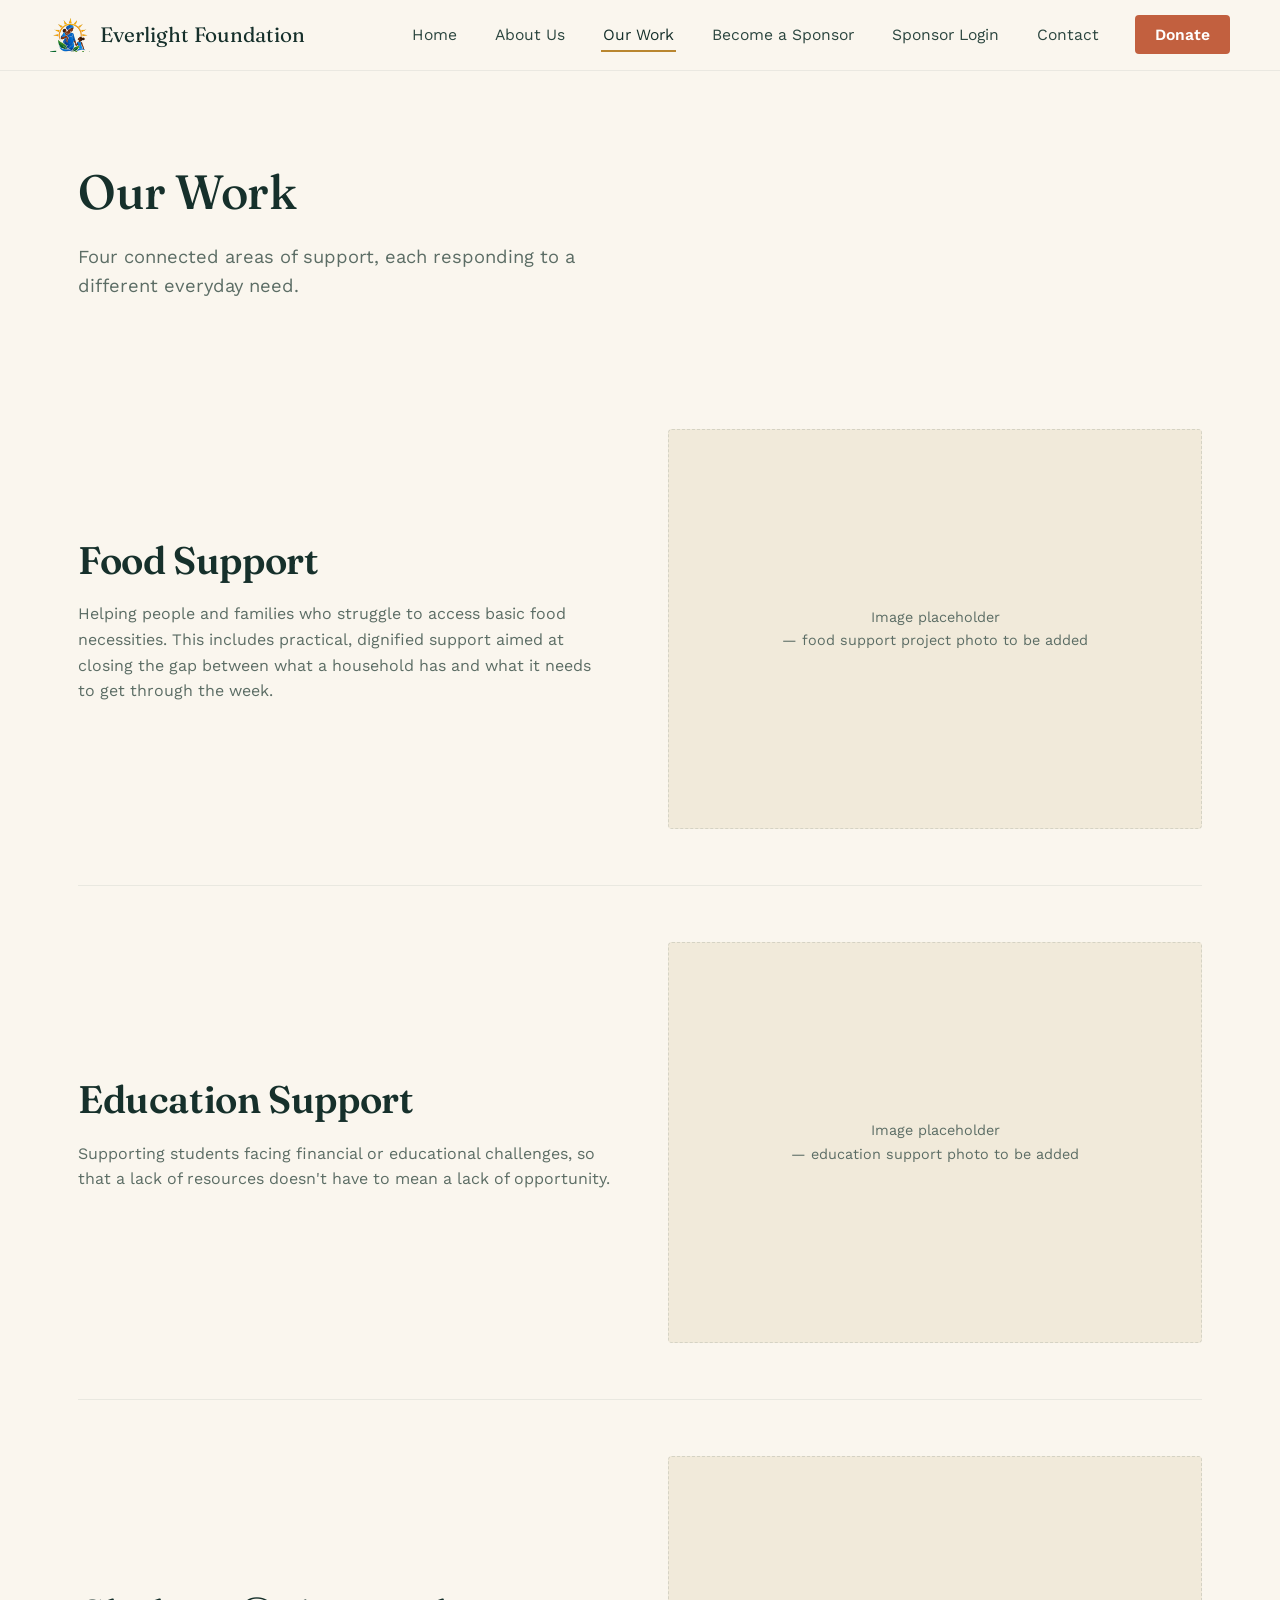
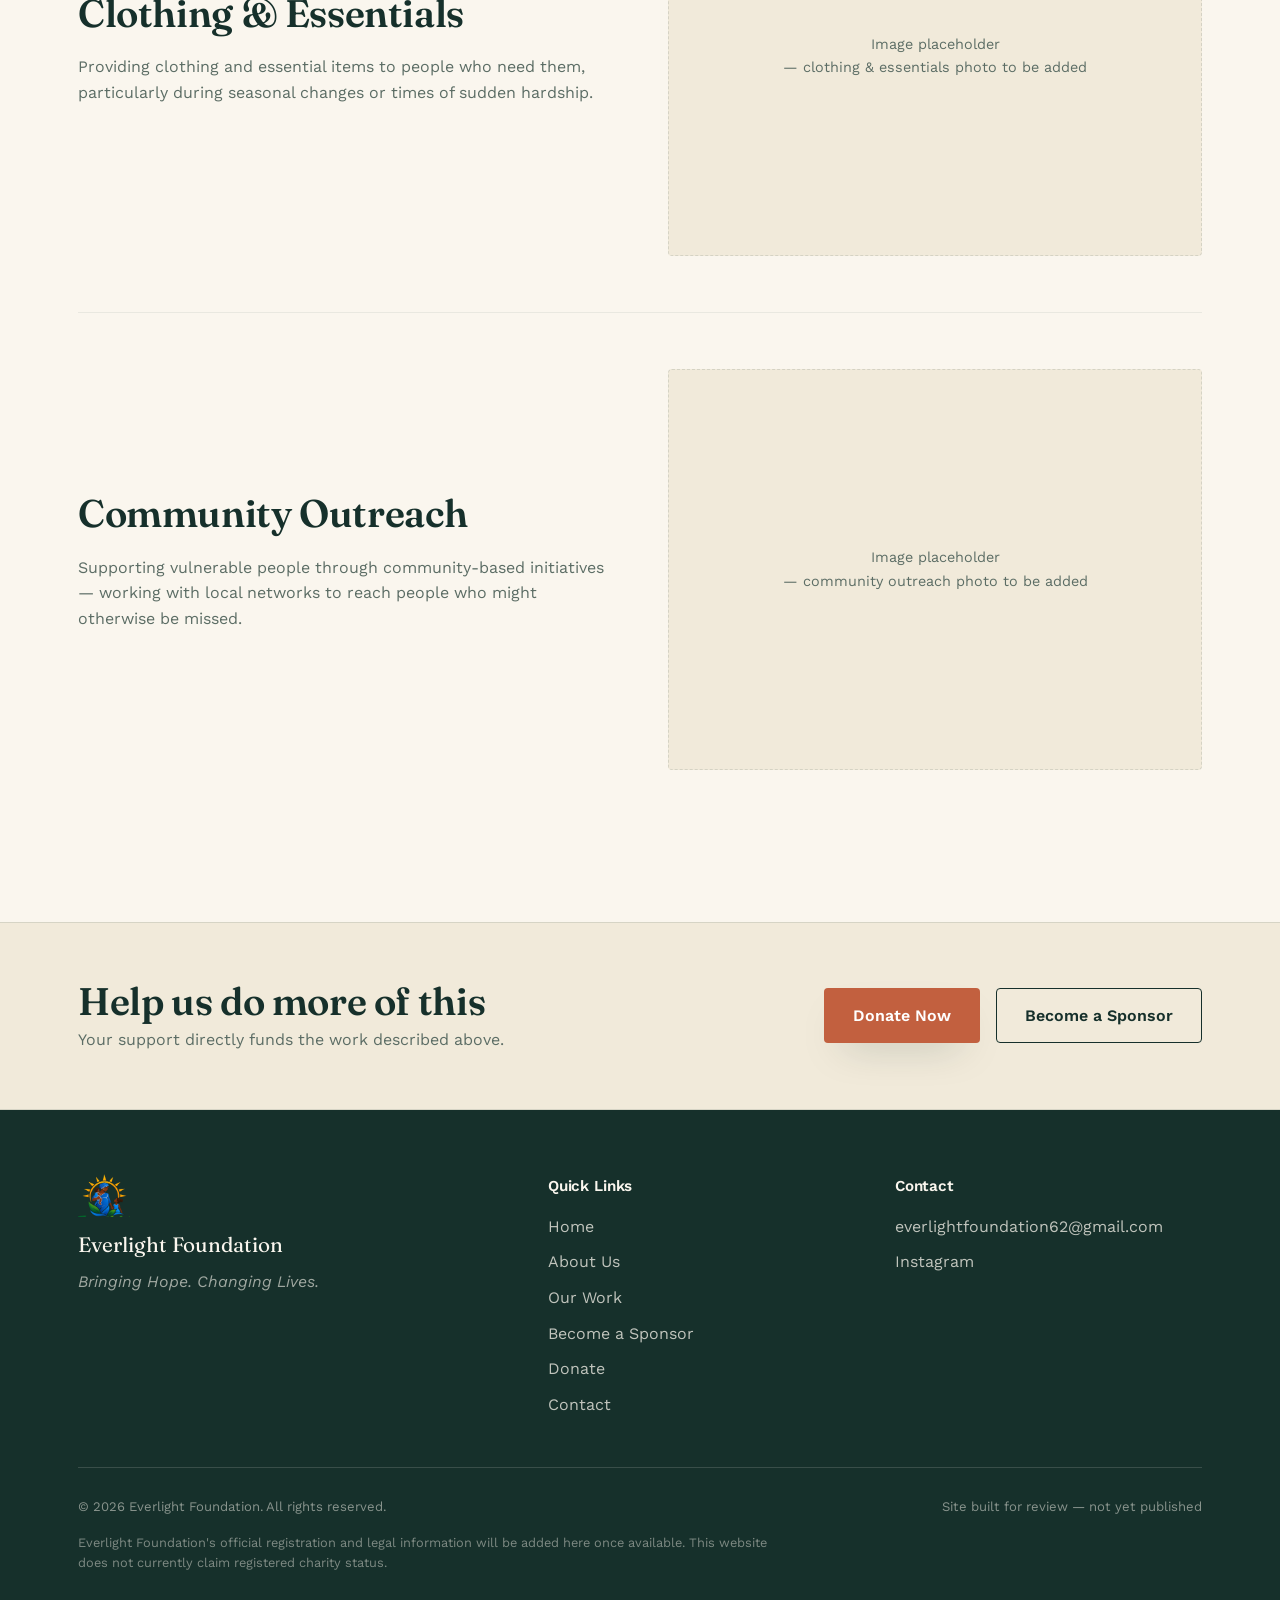
<file: our-work.html>
<!DOCTYPE html>
<html lang="en">
<head>
<meta charset="UTF-8">
<meta name="viewport" content="width=device-width, initial-scale=1.0">
<title>Our Work — Everlight Foundation</title>
<meta name="description" content="How Everlight Foundation supports people through food, clothing, education, and community outreach.">
<link rel="preconnect" href="https://fonts.googleapis.com">
<link rel="preconnect" href="https://fonts.gstatic.com" crossorigin>
<link href="https://fonts.googleapis.com/css2?family=Fraunces:opsz,wght@9..144,400..600&family=Work+Sans:wght@400;500;600;700&display=swap" rel="stylesheet">
<link rel="stylesheet" href="css/style.css">
</head>
<body>
<a class="skip-link" href="#main">Skip to content</a>

<header class="site-header">
  <div class="container nav">
    <a class="brand" href="index.html">
      <img class="brand-mark" src="assets/logo-icon.png" alt="Everlight Foundation logo">
      Everlight Foundation
    </a>
    <button class="nav-toggle" aria-label="Toggle navigation menu" aria-expanded="false">
      <span></span>
    </button>
    <ul class="nav-links">
      <li><a href="index.html">Home</a></li>
      <li><a href="about.html">About Us</a></li>
      <li><a href="our-work.html" aria-current="page">Our Work</a></li>
      <li><a href="sponsor.html">Become a Sponsor</a></li>
      <li><a href="sponsor-login.html">Sponsor Login</a></li>
      <li><a href="contact.html">Contact</a></li>
      <li><a class="nav-cta" href="donate.html">Donate</a></li>
    </ul>
  </div>
</header>

<main id="main">

  <section style="padding-bottom: 24px;">
    <div class="container">
      <div class="section-head">
        <h1 style="font-size: clamp(2.2rem, 4vw, 3rem);">Our Work</h1>
        <p class="hero-lede">Four connected areas of support, each responding to a different everyday need.</p>
      </div>
    </div>
  </section>

  <section style="padding-top: 0;">
    <div class="container">

      <div class="work-row">
        <div class="work-copy">
          <h2>Food Support</h2>
          <p>Helping people and families who struggle to access basic food necessities. This includes practical, dignified support aimed at closing the gap between what a household has and what it needs to get through the week.</p>
        </div>
        <div class="work-media">
          <div class="image-placeholder">Image placeholder<br>— food support project photo to be added</div>
        </div>
      </div>

      <div class="work-row reverse">
        <div class="work-copy">
          <h2>Education Support</h2>
          <p>Supporting students facing financial or educational challenges, so that a lack of resources doesn't have to mean a lack of opportunity.</p>
        </div>
        <div class="work-media">
          <div class="image-placeholder">Image placeholder<br>— education support photo to be added</div>
        </div>
      </div>

      <div class="work-row">
        <div class="work-copy">
          <h2>Clothing &amp; Essentials</h2>
          <p>Providing clothing and essential items to people who need them, particularly during seasonal changes or times of sudden hardship.</p>
        </div>
        <div class="work-media">
          <div class="image-placeholder">Image placeholder<br>— clothing &amp; essentials photo to be added</div>
        </div>
      </div>

      <div class="work-row reverse">
        <div class="work-copy">
          <h2>Community Outreach</h2>
          <p>Supporting vulnerable people through community-based initiatives — working with local networks to reach people who might otherwise be missed.</p>
        </div>
        <div class="work-media">
          <div class="image-placeholder">Image placeholder<br>— community outreach photo to be added</div>
        </div>
      </div>

    </div>
  </section>

  <section class="callout-band" style="padding: 0;">
    <div class="container">
      <div>
        <h2>Help us do more of this</h2>
        <p>Your support directly funds the work described above.</p>
      </div>
      <div class="hero-actions" style="margin-top:0;">
        <a href="donate.html" class="btn btn-primary">Donate Now</a>
        <a href="sponsor.html" class="btn btn-secondary">Become a Sponsor</a>
      </div>
    </div>
  </section>

</main>

<footer class="site-footer">
  <div class="container">
    <div class="footer-grid">
      <div>
        <img class="footer-logo" src="assets/logo-icon.png" alt="Everlight Foundation logo">
        <div class="footer-brand">Everlight Foundation</div>
        <p class="footer-tagline">Bringing Hope. Changing Lives.</p>
      </div>
      <div class="footer-col">
        <h4>Quick Links</h4>
        <ul>
          <li><a href="index.html">Home</a></li>
          <li><a href="about.html">About Us</a></li>
          <li><a href="our-work.html">Our Work</a></li>
          <li><a href="sponsor.html">Become a Sponsor</a></li>
          <li><a href="donate.html">Donate</a></li>
          <li><a href="contact.html">Contact</a></li>
        </ul>
      </div>
      <div class="footer-col">
        <h4>Contact</h4>
        <ul>
          <li><a href="mailto:everlightfoundation62@gmail.com">everlightfoundation62@gmail.com</a></li>
          <li><a href="https://www.instagram.com/everlight__foundation/" target="_blank" rel="noopener noreferrer">Instagram</a></li>
        </ul>
      </div>
    </div>
    <div class="footer-bottom">
      <span>&copy; <span id="current-year">2026</span> Everlight Foundation. All rights reserved.</span>
      <span>Site built for review — not yet published</span>
    </div>
    <p class="footer-legal-note">Everlight Foundation's official registration and legal information will be added here once available. This website does not currently claim registered charity status.</p>
  </div>
</footer>

<script src="js/main.js"></script>
</body>
</html>
</file>
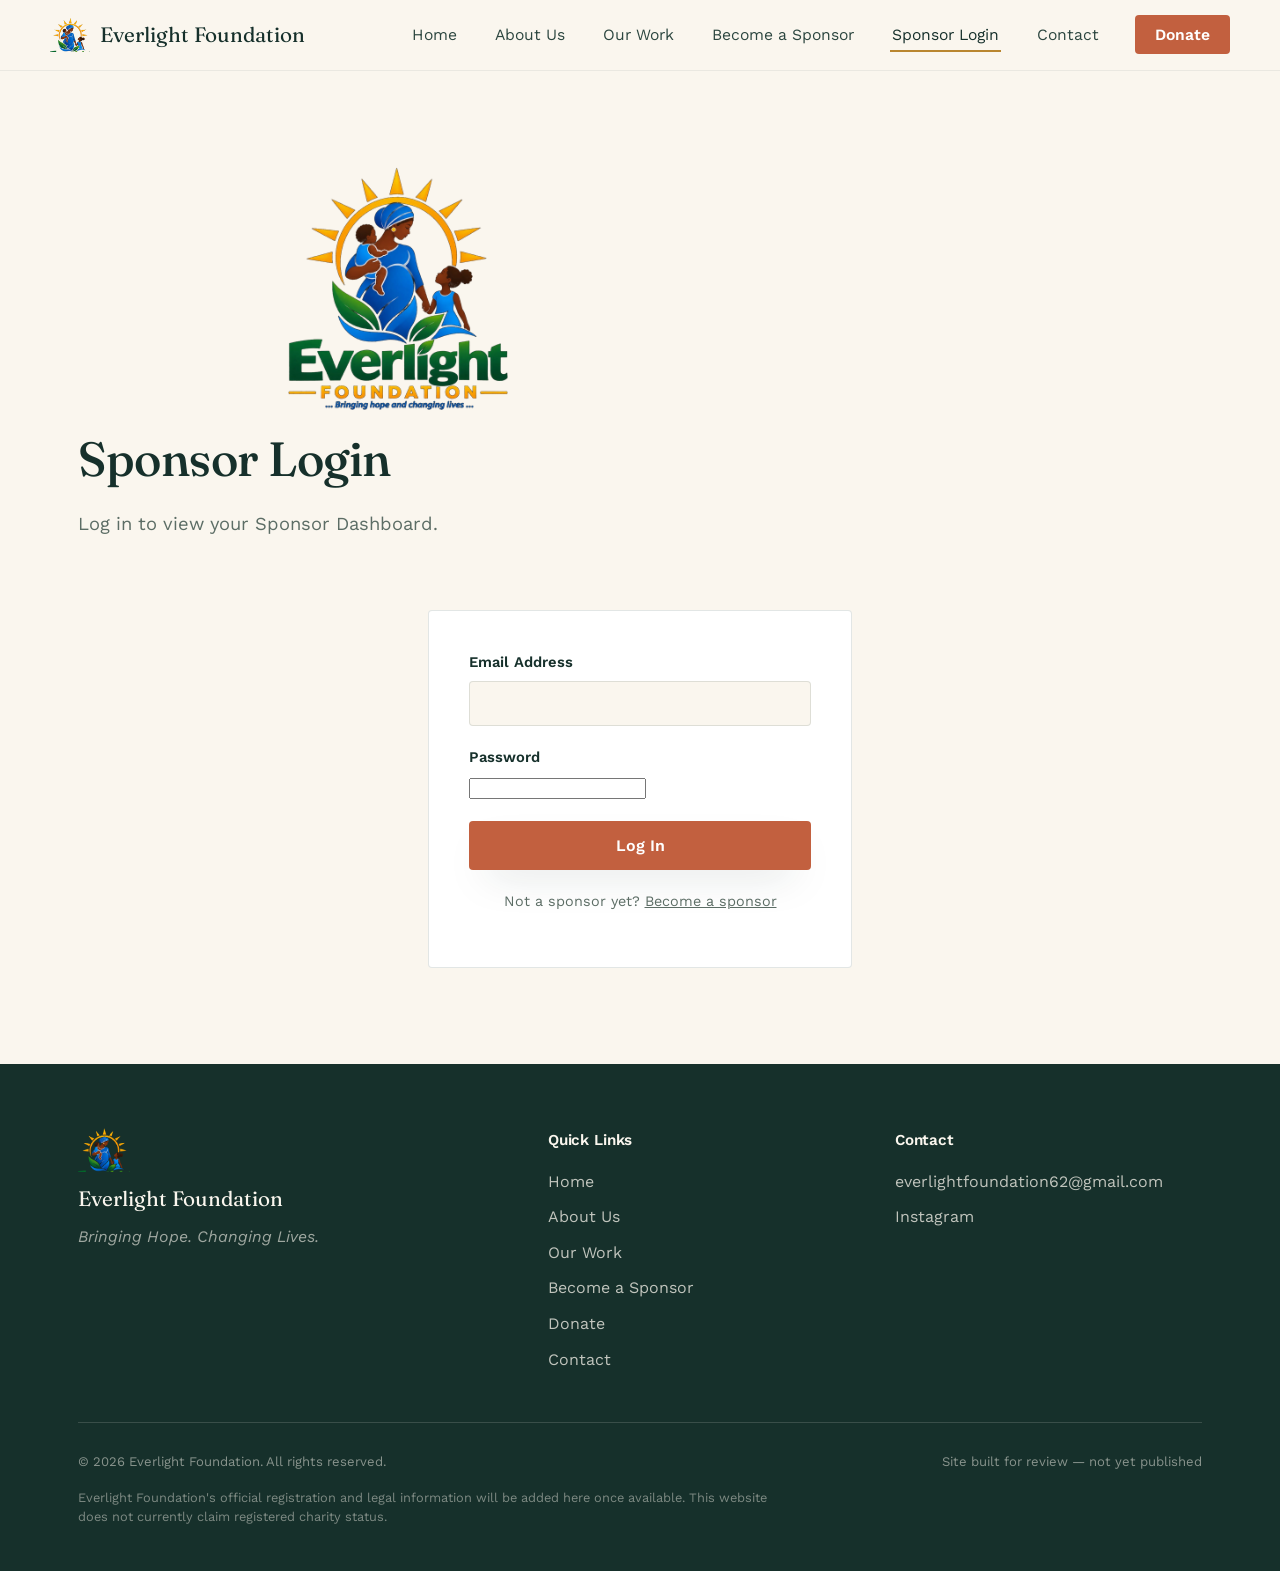
<file: sponsor-dashboard.html>
<!DOCTYPE html>
<html lang="en">
<head>
<meta charset="UTF-8">
<meta name="viewport" content="width=device-width, initial-scale=1.0">
<title>Sponsor Dashboard — Everlight Foundation</title>
<meta name="description" content="Your Everlight Foundation Sponsor Dashboard.">
<meta name="robots" content="noindex">
<link rel="preconnect" href="https://fonts.googleapis.com">
<link rel="preconnect" href="https://fonts.gstatic.com" crossorigin>
<link href="https://fonts.googleapis.com/css2?family=Fraunces:opsz,wght@9..144,400..600&family=Work+Sans:wght@400;500;600;700&display=swap" rel="stylesheet">
<link rel="stylesheet" href="css/style.css">
</head>
<body>
<a class="skip-link" href="#main">Skip to content</a>

<header class="site-header">
  <div class="container nav">
    <a class="brand" href="index.html">
      <img class="brand-mark" src="assets/logo-icon.png" alt="Everlight Foundation logo">
      Everlight Foundation
    </a>
    <button class="nav-toggle" aria-label="Toggle navigation menu" aria-expanded="false">
      <span></span>
    </button>
    <ul class="nav-links">
      <li><a href="#dashboard-overview">Dashboard</a></li>
      <li><a href="#dashboard-donate-section">Donate</a></li>
      <li><a href="#dashboard-info">Sponsor Information</a></li>
      <li><a href="index.html">Main Site</a></li>
      <li><a class="nav-cta" href="#" id="dashboard-logout-btn">Logout</a></li>
    </ul>
  </div>
</header>

<main id="main">
  <div id="dashboard-root">

    <section style="padding-bottom: 24px;">
      <div class="container">
        <p id="dashboard-loading">Loading your dashboard&hellip;</p>
        <div id="dashboard-error" class="form-result error" role="alert" hidden></div>
      </div>
    </section>

    <div id="dashboard-content" hidden>

      <section id="dashboard-overview" style="padding-bottom: 0;">
        <div class="container">
          <div class="section-head">
            <img class="featured-logo" src="assets/logo-full.png" alt="Everlight Foundation">
            <h1 style="font-size: clamp(2.2rem, 4vw, 3rem);">Welcome, <span id="dashboard-welcome-name">Sponsor</span></h1>
            <p class="hero-lede">Thank you for being a sponsor of Everlight Foundation. Your support helps us make a difference.</p>
            <div class="hero-actions">
              <a href="#dashboard-donate-section" class="btn btn-primary" id="dashboard-donate-now-btn">Donate Now</a>
            </div>
          </div>
        </div>
      </section>

      <section id="dashboard-info" style="padding-top: 24px;">
        <div class="container">
          <div class="card-grid" style="grid-template-columns: repeat(auto-fit, minmax(220px,1fr));">
            <div class="card">
              <h3>Full Name</h3>
              <p id="dashboard-info-name" style="color: var(--ink); font-weight: 600;">&mdash;</p>
            </div>
            <div class="card">
              <h3>Country</h3>
              <p id="dashboard-info-country" style="color: var(--ink); font-weight: 600;">&mdash;</p>
            </div>
            <div class="card">
              <h3>Registered On</h3>
              <p id="dashboard-info-regdate" style="color: var(--ink); font-weight: 600;">&mdash;</p>
            </div>
            <div class="card">
              <h3>Current Date &amp; Time</h3>
              <p id="dashboard-info-now" style="color: var(--ink); font-weight: 600;">&mdash;</p>
            </div>
          </div>
        </div>
      </section>

      <div id="dashboard-donate-section">
  <section style="padding-top: 0;">
    <div class="container" style="max-width: 780px;">

      <div class="donate-steps" aria-hidden="true">
        <span class="donate-step is-active" data-step-indicator="amount">1. Amount</span>
        <span class="donate-step" data-step-indicator="method">2. Payment Method</span>
        <span class="donate-step" data-step-indicator="details">3. Payment Details</span>
      </div>

      <!-- STEP 1: Amount -->
      <div class="form-card donate-step-panel" id="donate-step-amount">
        <h3 style="margin-bottom: 18px;">Choose an amount</h3>

        <div class="form-note">
          This page collects a donation amount and shows cryptocurrency payment instructions. No card or bank details are collected here, and no transaction is processed automatically — you complete the transfer yourself from your own wallet or exchange.
        </div>

        <div class="amount-grid" role="group" aria-label="Choose a donation amount">
          <button type="button" class="amount-btn">£10</button>
          <button type="button" class="amount-btn">£25</button>
          <button type="button" class="amount-btn">£50</button>
          <button type="button" class="amount-btn">£100</button>
          <button type="button" class="amount-btn">Other</button>
        </div>

        <div class="custom-amount field">
          <label for="custom-amount">Custom amount (£)</label>
          <input type="number" id="custom-amount" name="customAmount" min="1" step="1" placeholder="Enter an amount">
        </div>

        <div id="donate-amount-error" class="form-result error" role="alert"></div>

        <button type="button" class="btn btn-primary btn-block" id="donate-continue-btn" style="margin-top: 8px;">Continue</button>
      </div>

      <!-- STEP 2: Payment method -->
      <div class="form-card donate-step-panel" id="donate-step-method" hidden>
        <button type="button" class="donate-back-link" data-back-to="amount">&larr; Back to amount</button>
        <h3 style="margin-bottom: 6px;">Choose a payment method</h3>
        <p class="donate-amount-summary">Donating <strong id="donate-method-amount-display">£0</strong></p>

        <div class="payment-method-grid" role="group" aria-label="Choose a cryptocurrency">
          <button type="button" class="payment-method-card" data-crypto="btc">
            <span class="crypto-badge" aria-hidden="true">BTC</span>
            <span class="payment-method-card-label">
              <strong>Bitcoin</strong>
              <span>Bitcoin network</span>
            </span>
          </button>
          <button type="button" class="payment-method-card" data-crypto="eth">
            <span class="crypto-badge" aria-hidden="true">ETH</span>
            <span class="payment-method-card-label">
              <strong>Ethereum</strong>
              <span>ERC-20</span>
            </span>
          </button>
          <button type="button" class="payment-method-card" data-crypto="usdt">
            <span class="crypto-badge" aria-hidden="true">USDT</span>
            <span class="payment-method-card-label">
              <strong>USDT</strong>
              <span>TRON (TRC-20)</span>
            </span>
          </button>
        </div>
      </div>

      <!-- STEP 3: Selected crypto payment details -->
      <div class="crypto-panel donate-step-panel" id="donate-step-details" hidden>
        <button type="button" class="donate-back-link donate-back-link-dark" data-back-to="method">&larr; Choose a different method</button>

        <div class="crypto-panel-head">
          <svg class="crypto-shield" viewBox="0 0 24 24" fill="none" stroke="currentColor" stroke-width="1.4" aria-hidden="true"><path d="M12 3l7 3v5c0 4.6-3 8.4-7 10-4-1.6-7-5.4-7-10V6l7-3z"/><path d="M9 12l2 2 4-4"/></svg>
          <div>
            <h3 id="donate-details-title">Pay with Bitcoin</h3>
            <p>Donating <strong id="donate-details-amount">£0</strong>. Send this donation using the exact address and network shown below.</p>
          </div>
        </div>

        <div class="crypto-card" style="max-width: 360px; margin: 0 auto 20px;">
          <div class="crypto-card-head">
            <span class="crypto-badge" id="donate-details-badge" aria-hidden="true">BTC</span>
            <div>
              <h4 id="donate-details-name">Bitcoin</h4>
              <span class="crypto-network" id="donate-details-network">Network: Bitcoin</span>
            </div>
          </div>

          <div class="qr-code-box" id="donate-details-qr" aria-label="QR code for this wallet address"></div>

          <div class="wallet-row">
            <div class="wallet-address" id="donate-details-address"></div>
            <button type="button" class="copy-btn" id="donate-details-copy-btn" data-copy-target="donate-details-address" aria-label="Copy wallet address">Copy Address</button>
          </div>
        </div>

        <!--
          Pre-generated, verified QR codes (one per coin) encoding the exact
          wallet address below — not a placeholder, not a third-party CDN
          script generating them at runtime. Each was independently decoded
          and byte-matched against the address it represents before being
          embedded here. donate-flow.js swaps the visible one based on the
          coin the visitor selects.
        -->
        <template id="qr-template-btc"><svg viewBox="0 0 148 148" xmlns="http://www.w3.org/2000/svg" shape-rendering="crispEdges" role="img" aria-label="QR code for the Bitcoin wallet address"><rect width="148" height="148" fill="#ffffff"/><path d="M16,16h28v4h-28zM48,16h4v4h-4zM60,16h8v4h-8zM76,16h20v4h-20zM104,16h28v4h-28zM16,20h4v4h-4zM40,20h4v4h-4zM48,20h12v4h-12zM64,20h12v4h-12zM80,20h8v4h-8zM104,20h4v4h-4zM128,20h4v4h-4zM16,24h4v4h-4zM24,24h12v4h-12zM40,24h4v4h-4zM56,24h12v4h-12zM72,24h28v4h-28zM104,24h4v4h-4zM112,24h12v4h-12zM128,24h4v4h-4zM16,28h4v4h-4zM24,28h12v4h-12zM40,28h4v4h-4zM56,28h4v4h-4zM72,28h4v4h-4zM84,28h16v4h-16zM104,28h4v4h-4zM112,28h12v4h-12zM128,28h4v4h-4zM16,32h4v4h-4zM24,32h12v4h-12zM40,32h4v4h-4zM48,32h16v4h-16zM68,32h12v4h-12zM84,32h8v4h-8zM104,32h4v4h-4zM112,32h12v4h-12zM128,32h4v4h-4zM16,36h4v4h-4zM40,36h4v4h-4zM48,36h4v4h-4zM60,36h4v4h-4zM76,36h4v4h-4zM84,36h4v4h-4zM96,36h4v4h-4zM104,36h4v4h-4zM128,36h4v4h-4zM16,40h28v4h-28zM48,40h4v4h-4zM56,40h4v4h-4zM64,40h4v4h-4zM72,40h4v4h-4zM80,40h4v4h-4zM88,40h4v4h-4zM96,40h4v4h-4zM104,40h28v4h-28zM48,44h4v4h-4zM56,44h12v4h-12zM72,44h12v4h-12zM88,44h12v4h-12zM16,48h12v4h-12zM36,48h8v4h-8zM48,48h12v4h-12zM68,48h8v4h-8zM80,48h4v4h-4zM88,48h28v4h-28zM124,48h8v4h-8zM16,52h16v4h-16zM36,52h4v4h-4zM52,52h8v4h-8zM68,52h8v4h-8zM88,52h4v4h-4zM96,52h4v4h-4zM104,52h8v4h-8zM120,52h12v4h-12zM20,56h4v4h-4zM28,56h8v4h-8zM40,56h4v4h-4zM48,56h4v4h-4zM60,56h4v4h-4zM76,56h8v4h-8zM92,56h4v4h-4zM112,56h20v4h-20zM16,60h12v4h-12zM32,60h8v4h-8zM48,60h8v4h-8zM68,60h4v4h-4zM76,60h8v4h-8zM88,60h4v4h-4zM100,60h8v4h-8zM112,60h8v4h-8zM24,64h4v4h-4zM36,64h12v4h-12zM52,64h4v4h-4zM60,64h12v4h-12zM76,64h12v4h-12zM92,64h8v4h-8zM104,64h4v4h-4zM116,64h4v4h-4zM124,64h4v4h-4zM16,68h12v4h-12zM32,68h4v4h-4zM48,68h8v4h-8zM64,68h4v4h-4zM80,68h4v4h-4zM92,68h20v4h-20zM116,68h4v4h-4zM16,72h8v4h-8zM32,72h4v4h-4zM40,72h4v4h-4zM48,72h4v4h-4zM64,72h24v4h-24zM92,72h4v4h-4zM100,72h4v4h-4zM112,72h4v4h-4zM128,72h4v4h-4zM16,76h8v4h-8zM44,76h4v4h-4zM52,76h16v4h-16zM72,76h4v4h-4zM80,76h4v4h-4zM88,76h8v4h-8zM100,76h4v4h-4zM108,76h12v4h-12zM128,76h4v4h-4zM20,80h16v4h-16zM40,80h12v4h-12zM68,80h16v4h-16zM92,80h4v4h-4zM104,80h12v4h-12zM124,80h8v4h-8zM20,84h16v4h-16zM44,84h8v4h-8zM68,84h20v4h-20zM96,84h4v4h-4zM104,84h8v4h-8zM116,84h4v4h-4zM124,84h8v4h-8zM16,88h8v4h-8zM28,88h4v4h-4zM36,88h12v4h-12zM52,88h12v4h-12zM76,88h12v4h-12zM92,88h8v4h-8zM108,88h24v4h-24zM24,92h4v4h-4zM56,92h4v4h-4zM68,92h4v4h-4zM80,92h4v4h-4zM88,92h20v4h-20zM112,92h8v4h-8zM124,92h4v4h-4zM16,96h8v4h-8zM28,96h4v4h-4zM36,96h12v4h-12zM52,96h4v4h-4zM60,96h12v4h-12zM76,96h8v4h-8zM96,96h20v4h-20zM124,96h8v4h-8zM48,100h4v4h-4zM64,100h4v4h-4zM76,100h16v4h-16zM96,100h4v4h-4zM112,100h4v4h-4zM120,100h12v4h-12zM16,104h28v4h-28zM52,104h8v4h-8zM64,104h36v4h-36zM104,104h4v4h-4zM112,104h20v4h-20zM16,108h4v4h-4zM40,108h4v4h-4zM48,108h20v4h-20zM72,108h4v4h-4zM88,108h12v4h-12zM112,108h4v4h-4zM128,108h4v4h-4zM16,112h4v4h-4zM24,112h12v4h-12zM40,112h4v4h-4zM56,112h4v4h-4zM68,112h8v4h-8zM84,112h4v4h-4zM92,112h24v4h-24zM124,112h8v4h-8zM16,116h4v4h-4zM24,116h12v4h-12zM40,116h4v4h-4zM56,116h4v4h-4zM68,116h20v4h-20zM100,116h4v4h-4zM112,116h4v4h-4zM128,116h4v4h-4zM16,120h4v4h-4zM24,120h12v4h-12zM40,120h4v4h-4zM48,120h16v4h-16zM76,120h12v4h-12zM92,120h16v4h-16zM112,120h8v4h-8zM124,120h8v4h-8zM16,124h4v4h-4zM40,124h4v4h-4zM48,124h4v4h-4zM56,124h4v4h-4zM68,124h4v4h-4zM76,124h8v4h-8zM88,124h12v4h-12zM108,124h12v4h-12zM16,128h28v4h-28zM48,128h8v4h-8zM60,128h12v4h-12zM76,128h4v4h-4zM84,128h4v4h-4zM96,128h4v4h-4zM108,128h4v4h-4zM116,128h4v4h-4zM128,128h4v4h-4z" fill="#000000"/></svg></template>
        <template id="qr-template-eth"><svg viewBox="0 0 148 148" xmlns="http://www.w3.org/2000/svg" shape-rendering="crispEdges" role="img" aria-label="QR code for the Ethereum wallet address"><rect width="148" height="148" fill="#ffffff"/><path d="M16,16h28v4h-28zM56,16h4v4h-4zM64,16h4v4h-4zM80,16h4v4h-4zM92,16h4v4h-4zM104,16h28v4h-28zM16,20h4v4h-4zM40,20h4v4h-4zM48,20h4v4h-4zM56,20h4v4h-4zM68,20h4v4h-4zM76,20h4v4h-4zM88,20h4v4h-4zM96,20h4v4h-4zM104,20h4v4h-4zM128,20h4v4h-4zM16,24h4v4h-4zM24,24h12v4h-12zM40,24h4v4h-4zM64,24h4v4h-4zM80,24h4v4h-4zM88,24h12v4h-12zM104,24h4v4h-4zM112,24h12v4h-12zM128,24h4v4h-4zM16,28h4v4h-4zM24,28h12v4h-12zM40,28h4v4h-4zM48,28h12v4h-12zM64,28h16v4h-16zM84,28h8v4h-8zM96,28h4v4h-4zM104,28h4v4h-4zM112,28h12v4h-12zM128,28h4v4h-4zM16,32h4v4h-4zM24,32h12v4h-12zM40,32h4v4h-4zM52,32h4v4h-4zM80,32h4v4h-4zM92,32h4v4h-4zM104,32h4v4h-4zM112,32h12v4h-12zM128,32h4v4h-4zM16,36h4v4h-4zM40,36h4v4h-4zM48,36h8v4h-8zM60,36h24v4h-24zM96,36h4v4h-4zM104,36h4v4h-4zM128,36h4v4h-4zM16,40h28v4h-28zM48,40h4v4h-4zM56,40h4v4h-4zM64,40h4v4h-4zM72,40h4v4h-4zM80,40h4v4h-4zM88,40h4v4h-4zM96,40h4v4h-4zM104,40h28v4h-28zM52,44h12v4h-12zM76,44h4v4h-4zM88,44h4v4h-4zM16,48h20v4h-20zM40,48h16v4h-16zM60,48h4v4h-4zM68,48h4v4h-4zM76,48h4v4h-4zM84,48h8v4h-8zM96,48h8v4h-8zM108,48h4v4h-4zM116,48h4v4h-4zM124,48h4v4h-4zM16,52h16v4h-16zM36,52h4v4h-4zM48,52h4v4h-4zM56,52h4v4h-4zM64,52h12v4h-12zM80,52h4v4h-4zM92,52h4v4h-4zM100,52h20v4h-20zM124,52h8v4h-8zM16,56h4v4h-4zM24,56h4v4h-4zM36,56h8v4h-8zM48,56h4v4h-4zM56,56h4v4h-4zM76,56h8v4h-8zM88,56h4v4h-4zM96,56h8v4h-8zM112,56h4v4h-4zM120,56h4v4h-4zM32,60h8v4h-8zM44,60h4v4h-4zM64,60h4v4h-4zM72,60h8v4h-8zM96,60h20v4h-20zM16,64h12v4h-12zM32,64h4v4h-4zM40,64h4v4h-4zM48,64h12v4h-12zM64,64h8v4h-8zM76,64h4v4h-4zM84,64h4v4h-4zM96,64h4v4h-4zM116,64h12v4h-12zM20,68h12v4h-12zM48,68h8v4h-8zM68,68h8v4h-8zM80,68h4v4h-4zM88,68h8v4h-8zM100,68h16v4h-16zM124,68h8v4h-8zM20,72h8v4h-8zM40,72h8v4h-8zM60,72h8v4h-8zM76,72h8v4h-8zM88,72h4v4h-4zM116,72h8v4h-8zM16,76h4v4h-4zM48,76h8v4h-8zM60,76h4v4h-4zM72,76h8v4h-8zM112,76h8v4h-8zM124,76h4v4h-4zM16,80h8v4h-8zM28,80h4v4h-4zM36,80h16v4h-16zM56,80h8v4h-8zM68,80h4v4h-4zM76,80h4v4h-4zM84,80h20v4h-20zM108,80h4v4h-4zM120,80h12v4h-12zM16,84h4v4h-4zM28,84h8v4h-8zM44,84h4v4h-4zM52,84h4v4h-4zM64,84h4v4h-4zM72,84h4v4h-4zM80,84h4v4h-4zM92,84h4v4h-4zM104,84h4v4h-4zM112,84h8v4h-8zM128,84h4v4h-4zM16,88h4v4h-4zM28,88h8v4h-8zM40,88h16v4h-16zM68,88h4v4h-4zM76,88h4v4h-4zM84,88h8v4h-8zM112,88h4v4h-4zM120,88h4v4h-4zM16,92h4v4h-4zM24,92h4v4h-4zM36,92h4v4h-4zM44,92h8v4h-8zM64,92h4v4h-4zM72,92h8v4h-8zM88,92h12v4h-12zM108,92h8v4h-8zM124,92h4v4h-4zM16,96h4v4h-4zM24,96h4v4h-4zM40,96h4v4h-4zM48,96h4v4h-4zM56,96h4v4h-4zM64,96h8v4h-8zM76,96h16v4h-16zM96,96h32v4h-32zM48,100h4v4h-4zM56,100h4v4h-4zM68,100h8v4h-8zM96,100h4v4h-4zM112,100h4v4h-4zM120,100h4v4h-4zM128,100h4v4h-4zM16,104h28v4h-28zM48,104h8v4h-8zM60,104h8v4h-8zM76,104h4v4h-4zM84,104h16v4h-16zM104,104h4v4h-4zM112,104h4v4h-4zM124,104h4v4h-4zM16,108h4v4h-4zM40,108h4v4h-4zM56,108h8v4h-8zM72,108h8v4h-8zM92,108h8v4h-8zM112,108h4v4h-4zM124,108h8v4h-8zM16,112h4v4h-4zM24,112h12v4h-12zM40,112h4v4h-4zM48,112h4v4h-4zM60,112h4v4h-4zM80,112h12v4h-12zM96,112h36v4h-36zM16,116h4v4h-4zM24,116h12v4h-12zM40,116h4v4h-4zM48,116h4v4h-4zM56,116h4v4h-4zM64,116h8v4h-8zM92,116h12v4h-12zM108,116h4v4h-4zM120,116h12v4h-12zM16,120h4v4h-4zM24,120h12v4h-12zM40,120h4v4h-4zM48,120h8v4h-8zM68,120h12v4h-12zM104,120h4v4h-4zM112,120h4v4h-4zM124,120h4v4h-4zM16,124h4v4h-4zM40,124h4v4h-4zM48,124h8v4h-8zM64,124h8v4h-8zM76,124h8v4h-8zM88,124h16v4h-16zM124,124h4v4h-4zM16,128h28v4h-28zM48,128h12v4h-12zM64,128h4v4h-4zM72,128h8v4h-8zM84,128h4v4h-4zM100,128h4v4h-4zM112,128h12v4h-12z" fill="#000000"/></svg></template>
        <template id="qr-template-usdt"><svg viewBox="0 0 148 148" xmlns="http://www.w3.org/2000/svg" shape-rendering="crispEdges" role="img" aria-label="QR code for the USDT wallet address"><rect width="148" height="148" fill="#ffffff"/><path d="M16,16h28v4h-28zM48,16h4v4h-4zM60,16h8v4h-8zM76,16h12v4h-12zM92,16h4v4h-4zM104,16h28v4h-28zM16,20h4v4h-4zM40,20h4v4h-4zM48,20h12v4h-12zM64,20h12v4h-12zM80,20h8v4h-8zM96,20h4v4h-4zM104,20h4v4h-4zM128,20h4v4h-4zM16,24h4v4h-4zM24,24h12v4h-12zM40,24h4v4h-4zM56,24h12v4h-12zM72,24h16v4h-16zM92,24h4v4h-4zM104,24h4v4h-4zM112,24h12v4h-12zM128,24h4v4h-4zM16,28h4v4h-4zM24,28h12v4h-12zM40,28h4v4h-4zM56,28h4v4h-4zM72,28h4v4h-4zM84,28h4v4h-4zM96,28h4v4h-4zM104,28h4v4h-4zM112,28h12v4h-12zM128,28h4v4h-4zM16,32h4v4h-4zM24,32h12v4h-12zM40,32h4v4h-4zM48,32h16v4h-16zM68,32h12v4h-12zM104,32h4v4h-4zM112,32h12v4h-12zM128,32h4v4h-4zM16,36h4v4h-4zM40,36h4v4h-4zM48,36h4v4h-4zM60,36h4v4h-4zM76,36h4v4h-4zM96,36h4v4h-4zM104,36h4v4h-4zM128,36h4v4h-4zM16,40h28v4h-28zM48,40h4v4h-4zM56,40h4v4h-4zM64,40h4v4h-4zM72,40h4v4h-4zM80,40h4v4h-4zM88,40h4v4h-4zM96,40h4v4h-4zM104,40h28v4h-28zM48,44h4v4h-4zM56,44h12v4h-12zM72,44h12v4h-12zM92,44h4v4h-4zM16,48h12v4h-12zM36,48h8v4h-8zM48,48h12v4h-12zM68,48h8v4h-8zM80,48h8v4h-8zM92,48h4v4h-4zM100,48h16v4h-16zM124,48h8v4h-8zM16,52h12v4h-12zM32,52h4v4h-4zM44,52h4v4h-4zM52,52h8v4h-8zM68,52h8v4h-8zM84,52h4v4h-4zM92,52h8v4h-8zM108,52h4v4h-4zM120,52h4v4h-4zM128,52h4v4h-4zM16,56h4v4h-4zM24,56h4v4h-4zM36,56h8v4h-8zM60,56h4v4h-4zM76,56h4v4h-4zM84,56h16v4h-16zM104,56h4v4h-4zM112,56h12v4h-12zM128,56h4v4h-4zM20,60h8v4h-8zM32,60h8v4h-8zM48,60h8v4h-8zM68,60h4v4h-4zM76,60h8v4h-8zM92,60h16v4h-16zM116,60h4v4h-4zM124,60h4v4h-4zM16,64h12v4h-12zM36,64h20v4h-20zM60,64h12v4h-12zM76,64h8v4h-8zM92,64h4v4h-4zM104,64h12v4h-12zM120,64h4v4h-4zM128,64h4v4h-4zM16,68h12v4h-12zM36,68h4v4h-4zM44,68h12v4h-12zM64,68h4v4h-4zM76,68h16v4h-16zM96,68h8v4h-8zM108,68h4v4h-4zM128,68h4v4h-4zM24,72h4v4h-4zM32,72h4v4h-4zM40,72h4v4h-4zM48,72h8v4h-8zM64,72h16v4h-16zM84,72h12v4h-12zM100,72h24v4h-24zM128,72h4v4h-4zM16,76h4v4h-4zM24,76h4v4h-4zM44,76h8v4h-8zM60,76h8v4h-8zM72,76h4v4h-4zM92,76h4v4h-4zM100,76h4v4h-4zM112,76h8v4h-8zM128,76h4v4h-4zM16,80h4v4h-4zM24,80h4v4h-4zM32,80h12v4h-12zM48,80h8v4h-8zM68,80h12v4h-12zM96,80h4v4h-4zM104,80h4v4h-4zM124,80h4v4h-4zM20,84h4v4h-4zM28,84h4v4h-4zM44,84h8v4h-8zM56,84h4v4h-4zM68,84h8v4h-8zM80,84h4v4h-4zM92,84h8v4h-8zM104,84h8v4h-8zM16,88h8v4h-8zM32,88h4v4h-4zM40,88h12v4h-12zM56,88h8v4h-8zM76,88h12v4h-12zM92,88h4v4h-4zM100,88h8v4h-8zM120,88h4v4h-4zM128,88h4v4h-4zM24,92h8v4h-8zM36,92h4v4h-4zM48,92h4v4h-4zM68,92h4v4h-4zM80,92h4v4h-4zM96,92h4v4h-4zM104,92h8v4h-8zM116,92h4v4h-4zM16,96h8v4h-8zM28,96h8v4h-8zM40,96h8v4h-8zM52,96h20v4h-20zM76,96h8v4h-8zM88,96h36v4h-36zM128,96h4v4h-4zM48,100h4v4h-4zM64,100h4v4h-4zM76,100h16v4h-16zM96,100h4v4h-4zM112,100h8v4h-8zM124,100h4v4h-4zM16,104h28v4h-28zM56,104h4v4h-4zM64,104h16v4h-16zM84,104h8v4h-8zM96,104h4v4h-4zM104,104h4v4h-4zM112,104h4v4h-4zM120,104h4v4h-4zM128,104h4v4h-4zM16,108h4v4h-4zM40,108h4v4h-4zM48,108h4v4h-4zM56,108h12v4h-12zM72,108h4v4h-4zM80,108h4v4h-4zM88,108h12v4h-12zM112,108h8v4h-8zM128,108h4v4h-4zM16,112h4v4h-4zM24,112h12v4h-12zM40,112h4v4h-4zM56,112h4v4h-4zM68,112h12v4h-12zM84,112h4v4h-4zM92,112h24v4h-24zM124,112h8v4h-8zM16,116h4v4h-4zM24,116h12v4h-12zM40,116h4v4h-4zM52,116h4v4h-4zM68,116h16v4h-16zM100,116h4v4h-4zM108,116h12v4h-12zM128,116h4v4h-4zM16,120h4v4h-4zM24,120h12v4h-12zM40,120h4v4h-4zM48,120h16v4h-16zM76,120h8v4h-8zM88,120h8v4h-8zM108,120h24v4h-24zM16,124h4v4h-4zM40,124h4v4h-4zM48,124h8v4h-8zM68,124h4v4h-4zM76,124h8v4h-8zM88,124h12v4h-12zM116,124h4v4h-4zM16,128h28v4h-28zM48,128h4v4h-4zM56,128h16v4h-16zM76,128h12v4h-12zM92,128h24v4h-24zM128,128h4v4h-4z" fill="#000000"/></svg></template>

        <p class="donate-instructions-note">This page shows payment instructions only. Completing the transfer happens in your own wallet or exchange app — Everlight Foundation does not process or automatically confirm cryptocurrency transactions.</p>

        <ul class="crypto-trust-list">
          <li>
            <svg viewBox="0 0 24 24" fill="none" stroke="currentColor" stroke-width="2" aria-hidden="true"><path d="M5 12l4 4 10-10"/></svg>
            <span>These addresses belong to Everlight Foundation and are published here for direct donations.</span>
          </li>
          <li>
            <svg viewBox="0 0 24 24" fill="none" stroke="currentColor" stroke-width="2" aria-hidden="true"><path d="M5 12l4 4 10-10"/></svg>
            <span>Everlight Foundation will never ask you to send a donation via email, social media, or direct message.</span>
          </li>
          <li>
            <svg viewBox="0 0 24 24" fill="none" stroke="currentColor" stroke-width="2" aria-hidden="true"><path d="M5 12l4 4 10-10"/></svg>
            <span>USDT is sent on the TRON (TRC-20) network only — sending via another network to this address may result in loss of funds.</span>
          </li>
        </ul>

        <p class="crypto-warning">Always double-check the cryptocurrency and network before sending funds. Sending the wrong asset or using the wrong network may result in permanent loss of funds. Cryptocurrency donations cannot be reversed or refunded once sent.</p>
      </div>

    </div>
  </section>

      </div>

    </div>
  </div>
</main>

<footer class="site-footer">
  <div class="container">
    <div class="footer-grid">
      <div>
        <img class="footer-logo" src="assets/logo-icon.png" alt="Everlight Foundation logo">
        <div class="footer-brand">Everlight Foundation</div>
        <p class="footer-tagline">Bringing Hope. Changing Lives.</p>
      </div>
      <div class="footer-col">
        <h4>Quick Links</h4>
        <ul>
          <li><a href="index.html">Home</a></li>
          <li><a href="about.html">About Us</a></li>
          <li><a href="our-work.html">Our Work</a></li>
          <li><a href="sponsor.html">Become a Sponsor</a></li>
          <li><a href="donate.html">Donate</a></li>
          <li><a href="contact.html">Contact</a></li>
        </ul>
      </div>
      <div class="footer-col">
        <h4>Contact</h4>
        <ul>
          <li><a href="mailto:everlightfoundation62@gmail.com">everlightfoundation62@gmail.com</a></li>
          <li><a href="https://www.instagram.com/everlight__foundation/" target="_blank" rel="noopener noreferrer">Instagram</a></li>
        </ul>
      </div>
    </div>
    <div class="footer-bottom">
      <span>&copy; <span id="current-year">2026</span> Everlight Foundation. All rights reserved.</span>
      <span>Site built for review — not yet published</span>
    </div>
    <p class="footer-legal-note">Everlight Foundation's official registration and legal information will be added here once available. This website does not currently claim registered charity status.</p>
  </div>
</footer>

<script src="js/main.js"></script>
</body>
</html>
</file>
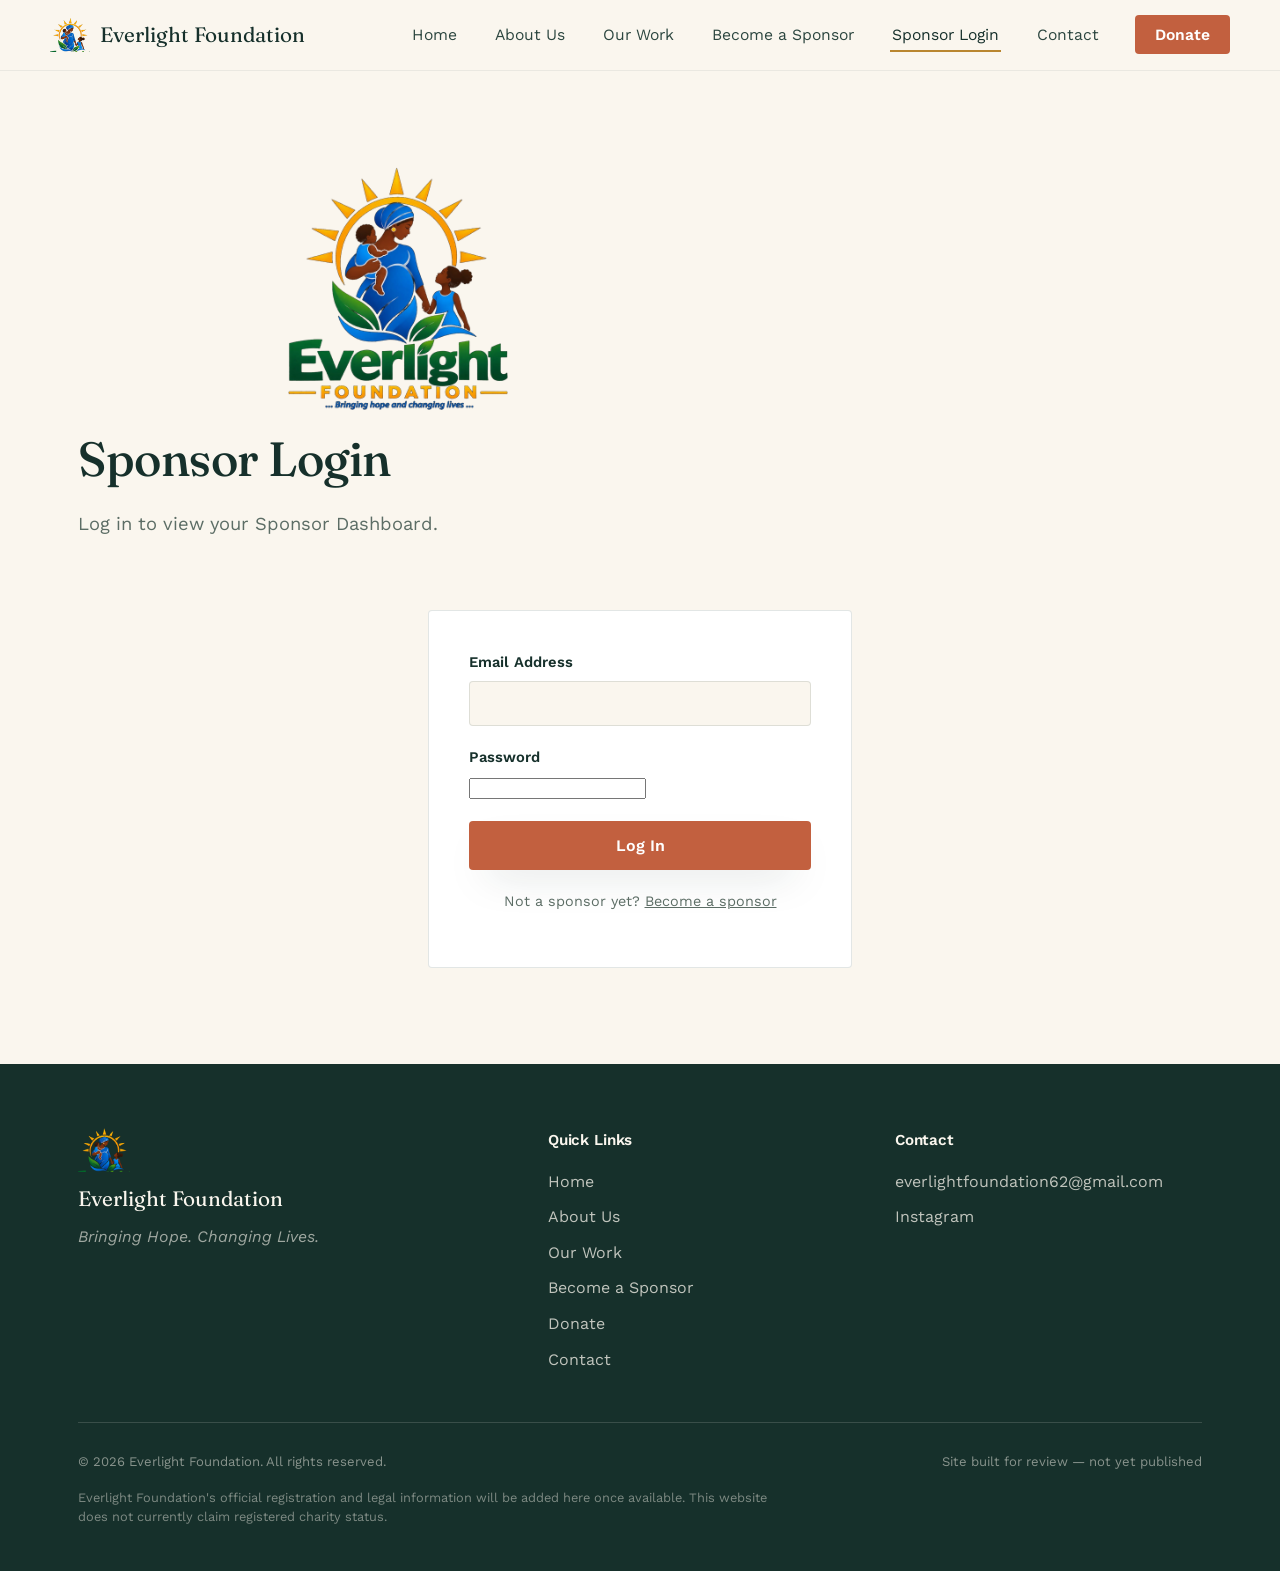
<file: sponsor-login.html>
<!DOCTYPE html>
<html lang="en">
<head>
<meta charset="UTF-8">
<meta name="viewport" content="width=device-width, initial-scale=1.0">
<title>Sponsor Login — Everlight Foundation</title>
<meta name="description" content="Log in to your Everlight Foundation Sponsor Dashboard.">
<link rel="preconnect" href="https://fonts.googleapis.com">
<link rel="preconnect" href="https://fonts.gstatic.com" crossorigin>
<link href="https://fonts.googleapis.com/css2?family=Fraunces:opsz,wght@9..144,400..600&family=Work+Sans:wght@400;500;600;700&display=swap" rel="stylesheet">
<link rel="stylesheet" href="css/style.css">
</head>
<body>
<a class="skip-link" href="#main">Skip to content</a>

<header class="site-header">
  <div class="container nav">
    <a class="brand" href="index.html">
      <img class="brand-mark" src="assets/logo-icon.png" alt="Everlight Foundation logo">
      Everlight Foundation
    </a>
    <button class="nav-toggle" aria-label="Toggle navigation menu" aria-expanded="false">
      <span></span>
    </button>
    <ul class="nav-links">
      <li><a href="index.html">Home</a></li>
      <li><a href="about.html">About Us</a></li>
      <li><a href="our-work.html">Our Work</a></li>
      <li><a href="sponsor.html">Become a Sponsor</a></li>
      <li><a href="sponsor-login.html" aria-current="page">Sponsor Login</a></li>
      <li><a href="contact.html">Contact</a></li>
      <li><a class="nav-cta" href="donate.html">Donate</a></li>
    </ul>
  </div>
</header>

<main id="main">

  <section style="padding-bottom: 24px;">
    <div class="container">
      <div class="section-head">
        <img class="featured-logo" src="assets/logo-full.png" alt="Everlight Foundation">
        <h1 style="font-size: clamp(2.2rem, 4vw, 3rem);">Sponsor Login</h1>
        <p class="hero-lede">Log in to view your Sponsor Dashboard.</p>
      </div>
    </div>
  </section>

  <section style="padding-top: 0;">
    <div class="container" style="max-width: 480px;">
      <div class="form-card">
        <form id="login-form" novalidate>
          <div class="field">
            <label for="login-email">Email Address</label>
            <input type="email" id="login-email" name="email" autocomplete="email" required>
          </div>

          <div class="field">
            <label for="login-password">Password</label>
            <input type="password" id="login-password" name="password" autocomplete="current-password" required>
          </div>

          <button type="submit" class="btn btn-primary btn-block" id="login-submit-btn">
            <span class="btn-spinner" aria-hidden="true"></span>
            <span class="btn-label">Log In</span>
          </button>

          <div id="login-result" class="form-result" role="status" aria-live="polite"></div>
        </form>

        <p style="margin-top: 20px; text-align: center; font-size: 0.9rem;">
          Not a sponsor yet? <a href="sponsor.html">Become a sponsor</a>
        </p>
      </div>
    </div>
  </section>

</main>

<footer class="site-footer">
  <div class="container">
    <div class="footer-grid">
      <div>
        <img class="footer-logo" src="assets/logo-icon.png" alt="Everlight Foundation logo">
        <div class="footer-brand">Everlight Foundation</div>
        <p class="footer-tagline">Bringing Hope. Changing Lives.</p>
      </div>
      <div class="footer-col">
        <h4>Quick Links</h4>
        <ul>
          <li><a href="index.html">Home</a></li>
          <li><a href="about.html">About Us</a></li>
          <li><a href="our-work.html">Our Work</a></li>
          <li><a href="sponsor.html">Become a Sponsor</a></li>
          <li><a href="donate.html">Donate</a></li>
          <li><a href="contact.html">Contact</a></li>
        </ul>
      </div>
      <div class="footer-col">
        <h4>Contact</h4>
        <ul>
          <li><a href="mailto:everlightfoundation62@gmail.com">everlightfoundation62@gmail.com</a></li>
          <li><a href="https://www.instagram.com/everlight__foundation/" target="_blank" rel="noopener noreferrer">Instagram</a></li>
        </ul>
      </div>
    </div>
    <div class="footer-bottom">
      <span>&copy; <span id="current-year">2026</span> Everlight Foundation. All rights reserved.</span>
      <span>Site built for review — not yet published</span>
    </div>
    <p class="footer-legal-note">Everlight Foundation's official registration and legal information will be added here once available. This website does not currently claim registered charity status.</p>
  </div>
</footer>

<script src="js/main.js"></script>
</body>
</html>
</file>
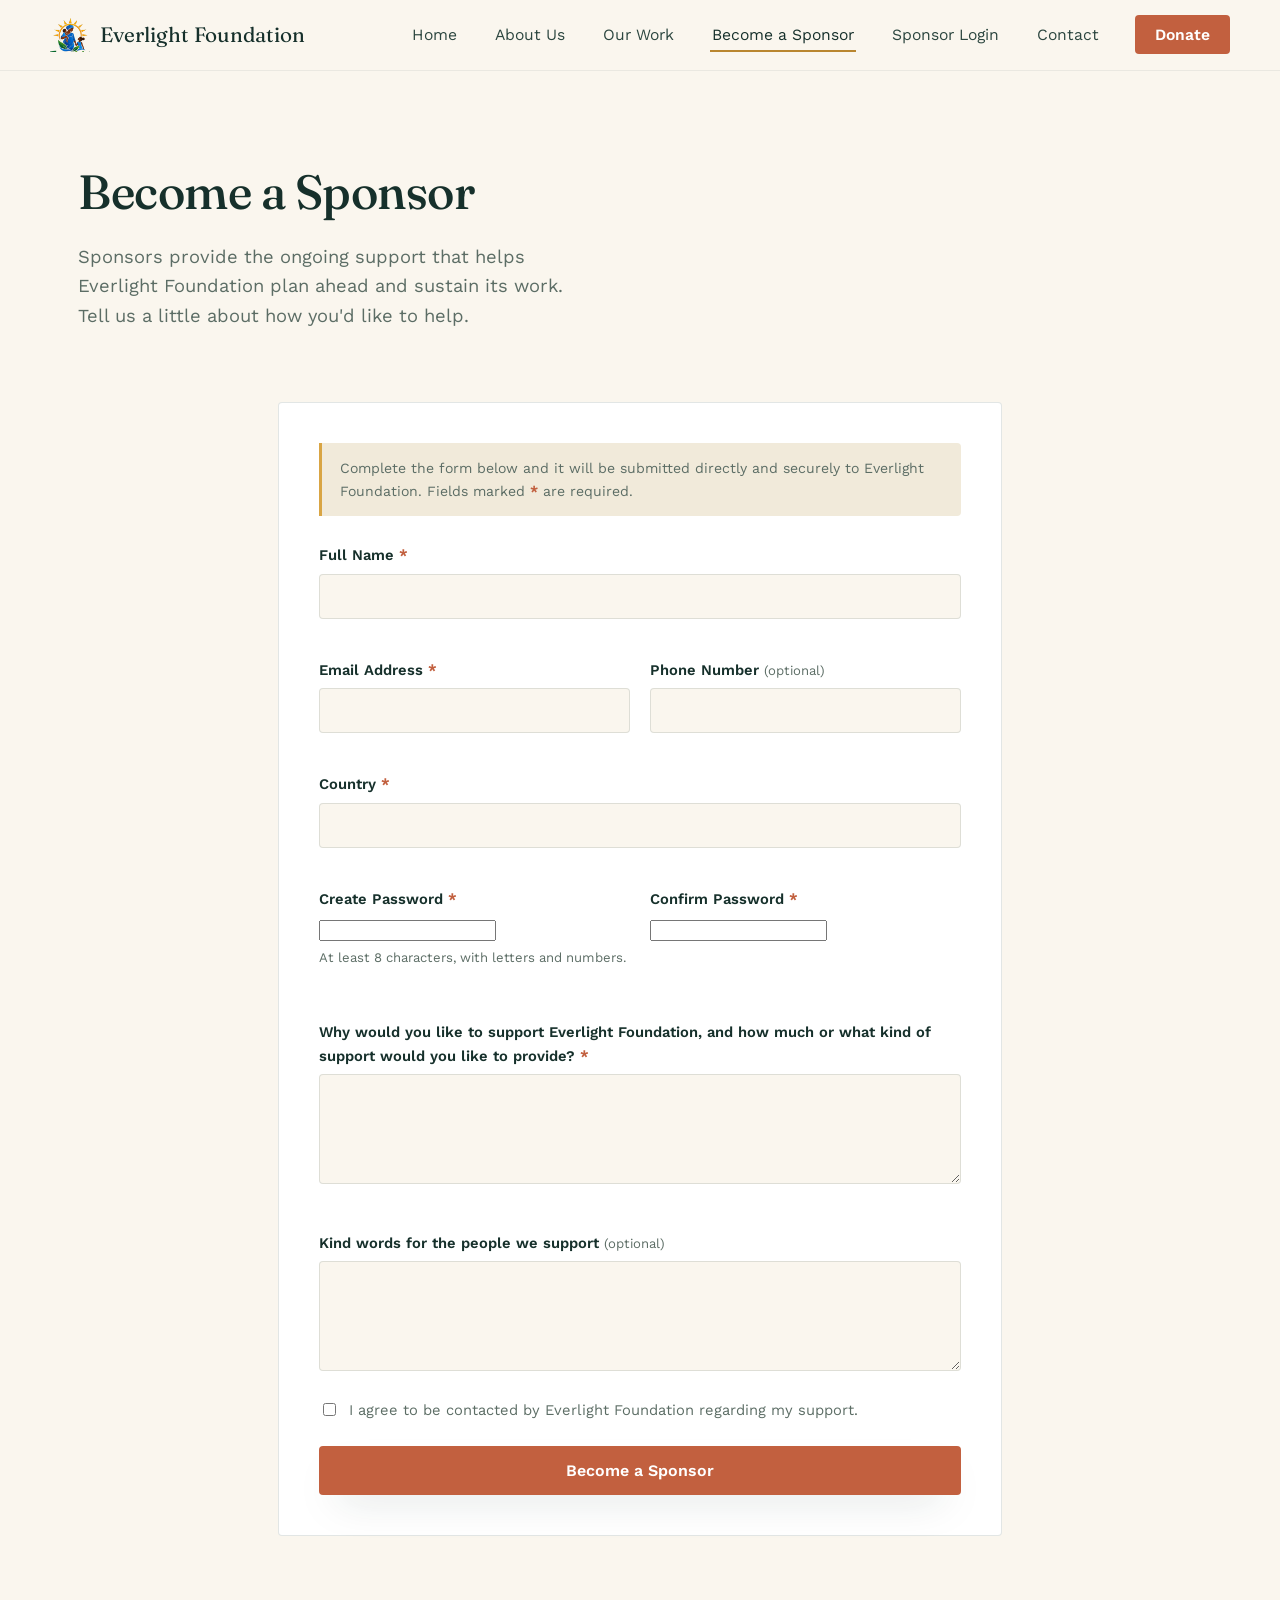
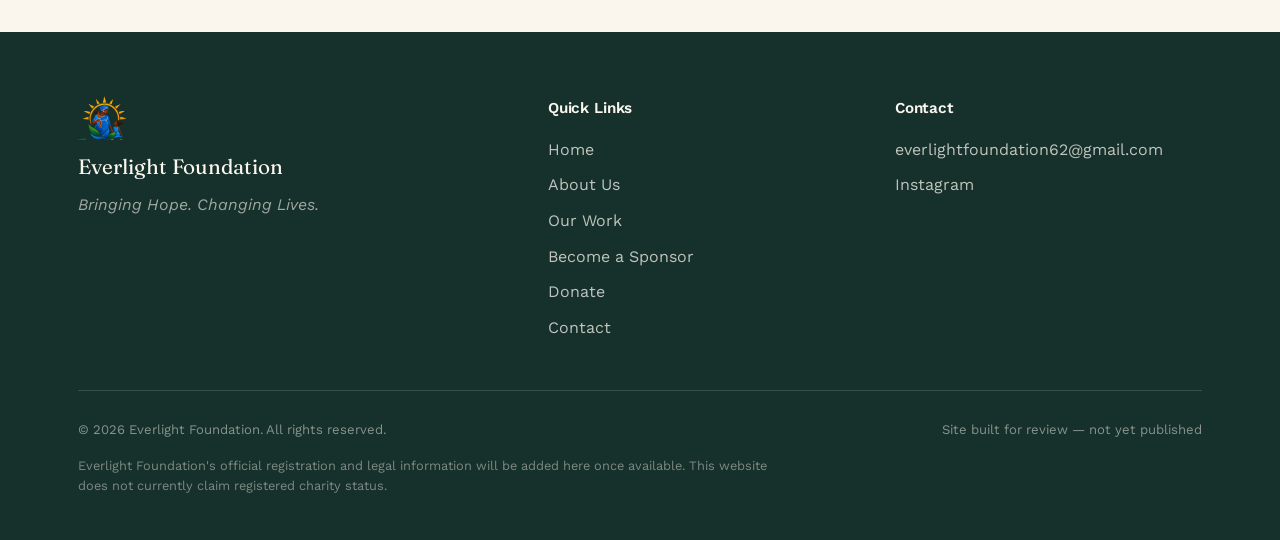
<file: sponsor.html>
<!DOCTYPE html>
<html lang="en">
<head>
<meta charset="UTF-8">
<meta name="viewport" content="width=device-width, initial-scale=1.0">
<title>Become a Sponsor — Everlight Foundation</title>
<meta name="description" content="Become a sponsor of Everlight Foundation and help fund ongoing food, clothing, and education support.">
<link rel="preconnect" href="https://fonts.googleapis.com">
<link rel="preconnect" href="https://fonts.gstatic.com" crossorigin>
<link href="https://fonts.googleapis.com/css2?family=Fraunces:opsz,wght@9..144,400..600&family=Work+Sans:wght@400;500;600;700&display=swap" rel="stylesheet">
<link rel="stylesheet" href="css/style.css">
</head>
<body>
<a class="skip-link" href="#main">Skip to content</a>

<header class="site-header">
  <div class="container nav">
    <a class="brand" href="index.html">
      <img class="brand-mark" src="assets/logo-icon.png" alt="Everlight Foundation logo">
      Everlight Foundation
    </a>
    <button class="nav-toggle" aria-label="Toggle navigation menu" aria-expanded="false">
      <span></span>
    </button>
    <ul class="nav-links">
      <li><a href="index.html">Home</a></li>
      <li><a href="about.html">About Us</a></li>
      <li><a href="our-work.html">Our Work</a></li>
      <li><a href="sponsor.html" aria-current="page">Become a Sponsor</a></li>
      <li><a href="sponsor-login.html">Sponsor Login</a></li>
      <li><a href="contact.html">Contact</a></li>
      <li><a class="nav-cta" href="donate.html">Donate</a></li>
    </ul>
  </div>
</header>

<main id="main">

  <section style="padding-bottom: 24px;">
    <div class="container">
      <div class="section-head">
        <h1 style="font-size: clamp(2.2rem, 4vw, 3rem);">Become a Sponsor</h1>
        <p class="hero-lede">Sponsors provide the ongoing support that helps Everlight Foundation plan ahead and sustain its work. Tell us a little about how you'd like to help.</p>
      </div>
    </div>
  </section>

  <section style="padding-top: 0;">
    <div class="container" style="max-width: 780px;">
      <div class="form-card" id="sponsor-form-card">

        <div class="form-note">
          Complete the form below and it will be submitted directly and securely to Everlight Foundation. Fields marked <span class="required-mark">*</span> are required.
        </div>

        <form id="sponsor-form" novalidate>
          <div class="form-grid">
            <div class="field full">
              <label for="sponsor-name">Full Name <span class="required-mark" aria-hidden="true">*</span></label>
              <input type="text" id="sponsor-name" name="fullName" autocomplete="name" required aria-required="true">
            </div>

            <div class="field">
              <label for="sponsor-email">Email Address <span class="required-mark" aria-hidden="true">*</span></label>
              <input type="email" id="sponsor-email" name="email" autocomplete="email" required aria-required="true">
            </div>

            <div class="field">
              <label for="sponsor-phone">Phone Number <span class="optional-mark">(optional)</span></label>
              <input type="tel" id="sponsor-phone" name="phone" autocomplete="tel">
            </div>

            <div class="field full">
              <label for="sponsor-country">Country <span class="required-mark" aria-hidden="true">*</span></label>
              <input type="text" id="sponsor-country" name="country" autocomplete="country-name" required aria-required="true">
            </div>

            <div class="field">
              <label for="sponsor-password">Create Password <span class="required-mark" aria-hidden="true">*</span></label>
              <input type="password" id="sponsor-password" name="password" autocomplete="new-password" required aria-required="true" minlength="8">
              <p class="hint">At least 8 characters, with letters and numbers.</p>
            </div>

            <div class="field">
              <label for="sponsor-password-confirm">Confirm Password <span class="required-mark" aria-hidden="true">*</span></label>
              <input type="password" id="sponsor-password-confirm" name="passwordConfirm" autocomplete="new-password" required aria-required="true" minlength="8">
            </div>

            <div id="sponsor-password-error" class="form-result error field full" role="alert" style="margin-top: -8px;"></div>

            <div class="field full">
              <label for="sponsor-support">Why would you like to support Everlight Foundation, and how much or what kind of support would you like to provide? <span class="required-mark" aria-hidden="true">*</span></label>
              <textarea id="sponsor-support" name="support" required aria-required="true"></textarea>
            </div>

            <div class="field full">
              <label for="sponsor-message">Kind words for the people we support <span class="optional-mark">(optional)</span></label>
              <textarea id="sponsor-message" name="message"></textarea>
            </div>
          </div>

          <div class="checkbox-field">
            <input type="checkbox" id="sponsor-consent" name="consent" required aria-required="true">
            <label for="sponsor-consent">I agree to be contacted by Everlight Foundation regarding my support.</label>
          </div>

          <button type="submit" class="btn btn-primary btn-block" id="sponsor-submit-btn">
            <span class="btn-spinner" aria-hidden="true"></span>
            <span class="btn-label">Become a Sponsor</span>
          </button>

          <div id="sponsor-result" class="form-result" role="status" aria-live="polite"></div>
        </form>
      </div>

      <div class="form-card success-screen" id="sponsor-success-screen" role="status" aria-live="polite">
        <div class="success-screen-icon" aria-hidden="true">
          <svg viewBox="0 0 24 24" fill="none" stroke="currentColor" stroke-width="2"><path d="M5 13l4 4L19 7"/></svg>
        </div>
        <h2>Congratulations!</h2>
        <p>Your sponsorship registration has been successfully received. Thank you for becoming a sponsor of Everlight Foundation.</p>
        <p class="success-email-note" id="sponsor-success-email-note"></p>
        <p style="margin-top: 16px;">You can now <a href="sponsor-login.html">log in to your Sponsor Dashboard</a> using the password you just created.</p>
        <button type="button" class="btn btn-secondary" id="sponsor-success-reset-btn">Register another sponsor</button>
      </div>
    </div>
  </section>

</main>

<footer class="site-footer">
  <div class="container">
    <div class="footer-grid">
      <div>
        <img class="footer-logo" src="assets/logo-icon.png" alt="Everlight Foundation logo">
        <div class="footer-brand">Everlight Foundation</div>
        <p class="footer-tagline">Bringing Hope. Changing Lives.</p>
      </div>
      <div class="footer-col">
        <h4>Quick Links</h4>
        <ul>
          <li><a href="index.html">Home</a></li>
          <li><a href="about.html">About Us</a></li>
          <li><a href="our-work.html">Our Work</a></li>
          <li><a href="sponsor.html">Become a Sponsor</a></li>
          <li><a href="donate.html">Donate</a></li>
          <li><a href="contact.html">Contact</a></li>
        </ul>
      </div>
      <div class="footer-col">
        <h4>Contact</h4>
        <ul>
          <li><a href="mailto:everlightfoundation62@gmail.com">everlightfoundation62@gmail.com</a></li>
          <li><a href="https://www.instagram.com/everlight__foundation/" target="_blank" rel="noopener noreferrer">Instagram</a></li>
        </ul>
      </div>
    </div>
    <div class="footer-bottom">
      <span>&copy; <span id="current-year">2026</span> Everlight Foundation. All rights reserved.</span>
      <span>Site built for review — not yet published</span>
    </div>
    <p class="footer-legal-note">Everlight Foundation's official registration and legal information will be added here once available. This website does not currently claim registered charity status.</p>
  </div>
</footer>

<script src="js/main.js"></script>
</body>
</html>
</file>
<file: css/style.css>
/* ==========================================================================
   Everlight Foundation — Design System
   Palette: deep teal ink, warm dawn gold, soft paper background
   Type: Fraunces (display serif) + Work Sans (body/UI sans)
   ========================================================================== */

:root {
  --ink: #16302B;
  --ink-soft: #2C463F;
  --paper: #FAF6EE;
  --paper-deep: #F1EADA;
  --card: #FFFFFF;
  --gold: #D9A544;
  --gold-deep: #B9862F;
  --rose: #C2603F;
  --text-main: #223A34;
  --text-muted: #5C6D65;
  --line: rgba(22, 48, 43, 0.12);
  --line-soft: rgba(22, 48, 43, 0.07);
  --shadow: 0 18px 40px -20px rgba(22, 48, 43, 0.35);

  --font-display: "Fraunces", "Iowan Old Style", Georgia, serif;
  --font-body: "Work Sans", "Segoe UI", sans-serif;

  --max-width: 1180px;
  --radius: 4px;
}

* { box-sizing: border-box; }

html { scroll-behavior: smooth; }

@media (prefers-reduced-motion: reduce) {
  html { scroll-behavior: auto; }
  *, *::before, *::after {
    animation-duration: 0.001ms !important;
    animation-iteration-count: 1 !important;
    transition-duration: 0.001ms !important;
  }
}

body {
  margin: 0;
  font-family: var(--font-body);
  color: var(--text-main);
  background: var(--paper);
  line-height: 1.6;
  -webkit-font-smoothing: antialiased;
}

img { max-width: 100%; display: block; }

a { color: inherit; }

h1, h2, h3, h4 {
  font-family: var(--font-display);
  color: var(--ink);
  margin: 0 0 0.5em;
  font-weight: 600;
  letter-spacing: -0.01em;
}

h1 { font-size: clamp(2.4rem, 4.6vw, 3.9rem); line-height: 1.06; font-weight: 500; }
h2 { font-size: clamp(1.8rem, 3vw, 2.5rem); line-height: 1.15; }
h3 { font-size: 1.3rem; line-height: 1.3; }

p { margin: 0 0 1em; color: var(--text-muted); max-width: 62ch; }

.container {
  max-width: var(--max-width);
  margin: 0 auto;
  padding: 0 28px;
}

section { padding: 96px 0; }

@media (max-width: 720px) {
  section { padding: 64px 0; }
}

/* Visually hidden (skip link target labels etc.) */
.visually-hidden {
  position: absolute;
  width: 1px; height: 1px;
  overflow: hidden;
  clip: rect(0 0 0 0);
  white-space: nowrap;
}

.skip-link {
  position: absolute;
  left: -9999px;
  top: 0;
  background: var(--ink);
  color: var(--paper);
  padding: 12px 20px;
  z-index: 1000;
}
.skip-link:focus {
  left: 12px;
  top: 12px;
}

:focus-visible {
  outline: 2px solid var(--gold-deep);
  outline-offset: 3px;
}

/* ---------------------------------- Header / Nav ---------------------------------- */

.site-header {
  position: sticky;
  top: 0;
  z-index: 100;
  background: rgba(250, 246, 238, 0.92);
  backdrop-filter: blur(8px);
  border-bottom: 1px solid var(--line-soft);
}

.nav {
  display: flex;
  align-items: center;
  justify-content: space-between;
  padding: 18px 0;
}

.brand {
  display: flex;
  align-items: center;
  gap: 10px;
  font-family: var(--font-display);
  font-size: 1.3rem;
  color: var(--ink);
  text-decoration: none;
}

.brand-mark {
  height: 34px;
  width: auto;
  flex: none;
  object-fit: contain;
}

.footer-logo {
  height: 44px;
  width: auto;
  object-fit: contain;
  margin-bottom: 10px;
  display: block;
}

.featured-logo {
  display: block;
  margin: 0 auto 24px;
  width: 100%;
  max-width: 220px;
  height: auto;
  object-fit: contain;
}

@media (max-width: 600px) {
  .featured-logo { max-width: 160px; }
}

.nav-links {
  display: flex;
  align-items: center;
  gap: 34px;
  list-style: none;
  margin: 0;
  padding: 0;
}

.nav-links a {
  text-decoration: none;
  color: var(--ink-soft);
  font-size: 0.98rem;
  padding: 6px 2px;
  border-bottom: 2px solid transparent;
  transition: border-color 0.2s ease, color 0.2s ease;
}

.nav-links a:hover,
.nav-links a:focus-visible {
  color: var(--ink);
  border-bottom-color: var(--gold);
}

.nav-links a[aria-current="page"] {
  color: var(--ink);
  border-bottom-color: var(--gold-deep);
}

.nav-cta {
  background: var(--rose);
  color: #fff !important;
  padding: 10px 20px !important;
  border-radius: var(--radius);
  border-bottom: none !important;
  font-weight: 600;
}

.nav-cta:hover, .nav-cta:focus-visible {
  background: #A94E31;
  border-bottom: none !important;
}

.nav-toggle {
  display: none;
  background: none;
  border: 1px solid var(--line);
  border-radius: var(--radius);
  padding: 8px 10px;
  cursor: pointer;
}

.nav-toggle span,
.nav-toggle span::before,
.nav-toggle span::after {
  display: block;
  width: 20px;
  height: 2px;
  background: var(--ink);
  position: relative;
  transition: transform 0.2s ease;
}
.nav-toggle span::before { content: ""; position: absolute; top: -6px; width: 20px; }
.nav-toggle span::after { content: ""; position: absolute; top: 6px; width: 20px; }

@media (max-width: 860px) {
  .nav-toggle { display: block; }

  .nav-links {
    position: absolute;
    top: 100%;
    left: 0;
    right: 0;
    background: var(--paper);
    flex-direction: column;
    align-items: stretch;
    gap: 0;
    border-bottom: 1px solid var(--line);
    max-height: 0;
    overflow: hidden;
    transition: max-height 0.25s ease;
  }

  .nav-links.is-open {
    max-height: 480px;
  }

  .nav-links li { border-top: 1px solid var(--line-soft); }
  .nav-links a { display: block; padding: 16px 28px; border-bottom: none !important; }
  .nav-cta { margin: 14px 28px; text-align: center; }
}

/* ---------------------------------- Buttons ---------------------------------- */

.btn {
  display: inline-flex;
  align-items: center;
  justify-content: center;
  gap: 8px;
  padding: 14px 28px;
  border-radius: var(--radius);
  text-decoration: none;
  font-weight: 600;
  font-size: 1rem;
  border: 1px solid transparent;
  cursor: pointer;
  font-family: var(--font-body);
  transition: transform 0.15s ease, background 0.2s ease, box-shadow 0.2s ease;
}

.btn:hover { transform: translateY(-1px); }

.btn-primary {
  background: var(--rose);
  color: #fff;
  box-shadow: var(--shadow);
}
.btn-primary:hover { background: #A94E31; }

.btn-secondary {
  background: transparent;
  color: var(--ink);
  border-color: var(--ink);
}
.btn-secondary:hover { background: var(--ink); color: var(--paper); }

.btn-gold {
  background: var(--gold);
  color: var(--ink);
}
.btn-gold:hover { background: var(--gold-deep); }

.btn-block { width: 100%; }

/* ---------------------------------- Hero ---------------------------------- */

.hero {
  position: relative;
  padding: 96px 0 80px;
  overflow: hidden;
}

.hero-grid {
  display: grid;
  grid-template-columns: 1.1fr 0.9fr;
  gap: 48px;
  align-items: center;
}

@media (max-width: 900px) {
  .hero-grid { grid-template-columns: 1fr; }
}

.hero-eyebrow-free h1 { margin-bottom: 0.4em; }

.hero-lede {
  font-size: 1.15rem;
  max-width: 46ch;
  color: var(--text-muted);
}

.hero-actions {
  display: flex;
  gap: 16px;
  flex-wrap: wrap;
  margin-top: 32px;
}

.dawn-mark {
  width: 100%;
  height: auto;
}

/* ---------------------------------- Impact strip ---------------------------------- */

.impact-strip {
  background: var(--ink);
  color: var(--paper);
  padding: 56px 0;
}

.impact-strip p.section-lede { color: rgba(250,246,238,0.7); }

.impact-row {
  display: flex;
  flex-wrap: wrap;
}

.impact-item {
  flex: 1 1 220px;
  padding: 18px 32px;
  border-left: 1px solid rgba(250, 246, 238, 0.18);
}
.impact-item:first-child { border-left: none; padding-left: 0; }

@media (max-width: 720px) {
  .impact-item { border-left: none; border-top: 1px solid rgba(250, 246, 238, 0.18); padding: 20px 0; }
  .impact-item:first-child { border-top: none; }
}

.impact-number {
  font-family: var(--font-display);
  font-size: 2.6rem;
  color: var(--gold);
  line-height: 1;
  display: block;
  margin-bottom: 6px;
}

.impact-label {
  font-size: 0.95rem;
  color: rgba(250, 246, 238, 0.75);
}

.impact-note {
  margin-top: 28px;
  font-size: 0.85rem;
  color: rgba(250, 246, 238, 0.55);
  max-width: 60ch;
}

/* ---------------------------------- Section headings ---------------------------------- */

.section-head {
  max-width: 640px;
  margin-bottom: 48px;
}

.section-head.center {
  margin-left: auto;
  margin-right: auto;
  text-align: center;
}

/* ---------------------------------- Cards ---------------------------------- */

.card-grid {
  display: grid;
  grid-template-columns: repeat(auto-fit, minmax(240px, 1fr));
  gap: 24px;
}

.card {
  background: var(--card);
  border: 1px solid var(--line);
  border-radius: var(--radius);
  padding: 32px 28px;
}

.card h3 { margin-bottom: 12px; }

.card-icon {
  width: 42px;
  height: 42px;
  margin-bottom: 20px;
  color: var(--gold-deep);
}

/* ---------------------------------- How you can help / steps ---------------------------------- */

.help-list {
  display: grid;
  grid-template-columns: repeat(auto-fit, minmax(220px, 1fr));
  gap: 32px;
  list-style: none;
  margin: 0;
  padding: 0;
}

.help-list li {
  border-top: 2px solid var(--gold);
  padding-top: 16px;
}

.help-list h3 { margin-bottom: 8px; }

/* ---------------------------------- Alternating rows (Our Work) ---------------------------------- */

.work-row {
  display: grid;
  grid-template-columns: 1fr 1fr;
  gap: 56px;
  align-items: center;
  padding: 56px 0;
  border-bottom: 1px solid var(--line-soft);
}

.work-row:last-child { border-bottom: none; }

.work-row.reverse .work-media { order: 2; }
.work-row.reverse .work-copy { order: 1; }

@media (max-width: 820px) {
  .work-row, .work-row.reverse { grid-template-columns: 1fr; }
  .work-row.reverse .work-media,
  .work-row.reverse .work-copy { order: unset; }
}

.image-placeholder {
  background: var(--paper-deep);
  border: 1px dashed var(--line);
  border-radius: var(--radius);
  aspect-ratio: 4 / 3;
  display: flex;
  align-items: center;
  justify-content: center;
  text-align: center;
  color: var(--text-muted);
  font-size: 0.9rem;
  padding: 20px;
}

/* ---------------------------------- Forms ---------------------------------- */

.form-card {
  background: var(--card);
  border: 1px solid var(--line);
  border-radius: var(--radius);
  padding: 40px;
}

@media (max-width: 600px) {
  .form-card { padding: 26px; }
}

.form-grid {
  display: grid;
  grid-template-columns: 1fr 1fr;
  gap: 20px;
}

@media (max-width: 640px) {
  .form-grid { grid-template-columns: 1fr; }
}

.field { margin-bottom: 20px; }
.field.full { grid-column: 1 / -1; }

.field label {
  display: block;
  font-weight: 600;
  font-size: 0.92rem;
  color: var(--ink);
  margin-bottom: 6px;
}

.field .hint {
  font-size: 0.82rem;
  color: var(--text-muted);
  margin-top: 4px;
}

input[type="text"],
input[type="email"],
input[type="tel"],
input[type="number"],
select,
textarea {
  width: 100%;
  padding: 12px 14px;
  border: 1px solid var(--line);
  border-radius: var(--radius);
  font-family: var(--font-body);
  font-size: 1rem;
  background: var(--paper);
  color: var(--text-main);
}

input:focus, select:focus, textarea:focus {
  outline: none;
  border-color: var(--gold-deep);
  box-shadow: 0 0 0 3px rgba(217, 165, 68, 0.25);
}

textarea { resize: vertical; min-height: 110px; }

.checkbox-field {
  display: flex;
  align-items: flex-start;
  gap: 10px;
  margin-bottom: 24px;
}

.checkbox-field input { margin-top: 4px; }
.checkbox-field label { font-weight: 400; color: var(--text-muted); font-size: 0.92rem; }

.form-note {
  background: var(--paper-deep);
  border-left: 3px solid var(--gold);
  padding: 14px 18px;
  font-size: 0.88rem;
  color: var(--text-muted);
  border-radius: 0 var(--radius) var(--radius) 0;
  margin-bottom: 28px;
}

.form-status {
  margin-top: 18px;
  font-size: 0.95rem;
  display: none;
}
.form-status.is-visible { display: block; }
.form-status.success { color: #2C6E49; }
.form-status.error { color: #A94E31; }

.required-mark {
  color: var(--rose);
  font-weight: 700;
}

.optional-mark {
  color: var(--text-muted);
  font-weight: 400;
  font-size: 0.82rem;
}

/* Submit button loading state */
.btn-spinner {
  display: none;
  width: 16px;
  height: 16px;
  border: 2px solid rgba(255, 255, 255, 0.4);
  border-top-color: #fff;
  border-radius: 50%;
  animation: btn-spin 0.7s linear infinite;
}

@keyframes btn-spin {
  to { transform: rotate(360deg); }
}

.btn.is-loading .btn-spinner { display: inline-block; }
.btn.is-loading { cursor: not-allowed; opacity: 0.85; }
.btn[disabled] { cursor: not-allowed; opacity: 0.75; }

@media (prefers-reduced-motion: reduce) {
  .btn-spinner { animation: none; }
}

/* Form submission result banner (success / error) */
.form-result {
  display: none;
  align-items: flex-start;
  gap: 10px;
  margin-top: 20px;
  padding: 16px 18px;
  border-radius: var(--radius);
  font-size: 0.92rem;
  line-height: 1.5;
}

.form-result.is-visible { display: flex; }

.form-result svg {
  flex: none;
  width: 20px;
  height: 20px;
  margin-top: 2px;
}

.form-result.success {
  background: rgba(44, 110, 73, 0.1);
  border: 1px solid rgba(44, 110, 73, 0.3);
  color: #2C6E49;
}

.form-result.error {
  background: rgba(169, 78, 49, 0.1);
  border: 1px solid rgba(169, 78, 49, 0.3);
  color: #A94E31;
}

/* ---------------------------------- Dedicated success screen (Sponsor) ---------------------------------- */

.success-screen {
  display: none;
  text-align: center;
  padding: 24px 8px 8px;
}

.success-screen.is-visible { display: block; }

.success-screen-icon {
  width: 64px;
  height: 64px;
  margin: 0 auto 20px;
  border-radius: 50%;
  background: rgba(44, 110, 73, 0.12);
  color: #2C6E49;
  display: flex;
  align-items: center;
  justify-content: center;
}

.success-screen-icon svg { width: 32px; height: 32px; }

.success-screen h2 {
  margin-bottom: 10px;
}

.success-screen p {
  margin: 0 auto 8px;
  max-width: 46ch;
}

.success-screen .success-email-note {
  font-size: 0.88rem;
  color: var(--text-muted);
  background: var(--paper-deep);
  border-radius: var(--radius);
  padding: 12px 16px;
  display: inline-block;
  margin-top: 12px;
}

.success-screen .btn {
  margin-top: 24px;
}

/* ---------------------------------- Donate page ---------------------------------- */

.amount-grid {
  display: grid;
  grid-template-columns: repeat(5, 1fr);
  gap: 14px;
  margin-bottom: 8px;
}

@media (max-width: 720px) {
  .amount-grid { grid-template-columns: repeat(2, 1fr); }
}

.amount-btn {
  padding: 18px 10px;
  border: 1px solid var(--line);
  border-radius: var(--radius);
  background: var(--card);
  font-family: var(--font-display);
  font-size: 1.2rem;
  color: var(--ink);
  cursor: pointer;
  transition: border-color 0.15s ease, background 0.15s ease;
}

.amount-btn:hover { border-color: var(--gold-deep); }

.amount-btn.is-active {
  background: var(--ink);
  color: var(--paper);
  border-color: var(--ink);
}

.custom-amount {
  margin-top: 16px;
}

.crypto-panel {
  background: var(--ink);
  color: var(--paper);
  border-radius: var(--radius);
  padding: 40px;
  margin-top: 20px;
}

@media (max-width: 600px) {
  .crypto-panel { padding: 26px; }
}

.crypto-panel h3 { color: var(--paper); }
.crypto-panel p { color: rgba(250, 246, 238, 0.75); }

.crypto-grid {
  display: grid;
  grid-template-columns: repeat(auto-fit, minmax(230px, 1fr));
  gap: 20px;
  margin-top: 24px;
}

.crypto-card {
  background: rgba(250, 246, 238, 0.06);
  border: 1px solid rgba(250, 246, 238, 0.18);
  border-radius: var(--radius);
  padding: 22px;
}

.crypto-card h4 {
  font-family: var(--font-body);
  color: var(--gold);
  margin: 0 0 10px;
  font-size: 0.95rem;
  font-weight: 700;
}

.qr-placeholder {
  width: 100%;
  aspect-ratio: 1 / 1;
  border: 1px dashed rgba(250, 246, 238, 0.35);
  border-radius: var(--radius);
  display: flex;
  align-items: center;
  justify-content: center;
  font-size: 0.78rem;
  color: rgba(250, 246, 238, 0.6);
  text-align: center;
  margin-bottom: 14px;
  padding: 10px;
}

.wallet-address {
  font-family: monospace;
  font-size: 0.85rem;
  background: rgba(0,0,0,0.2);
  padding: 8px 10px;
  border-radius: var(--radius);
  word-break: break-all;
  color: rgba(250,246,238,0.85);
}

.crypto-warning {
  margin-top: 24px;
  font-size: 0.85rem;
  color: rgba(250, 246, 238, 0.65);
  border-top: 1px solid rgba(250, 246, 238, 0.18);
  padding-top: 20px;
}

.crypto-panel-head {
  display: flex;
  align-items: flex-start;
  gap: 16px;
}

.crypto-shield {
  flex: none;
  width: 34px;
  height: 34px;
  color: var(--gold);
  margin-top: 2px;
}

.crypto-panel-head h3 { margin-bottom: 6px; }

.crypto-card-head {
  display: flex;
  align-items: center;
  gap: 12px;
  margin-bottom: 16px;
}

.crypto-badge {
  flex: none;
  width: 40px;
  height: 40px;
  border-radius: 50%;
  display: flex;
  align-items: center;
  justify-content: center;
  font-family: var(--font-body);
  font-weight: 700;
  font-size: 0.7rem;
  letter-spacing: 0.02em;
  border: 1.5px solid var(--gold);
  color: var(--gold);
  background: rgba(217, 165, 68, 0.1);
}

.crypto-card-head h4 { margin: 0 0 2px; }

.crypto-network {
  display: block;
  font-size: 0.76rem;
  color: rgba(250, 246, 238, 0.55);
}

.crypto-network.needs-confirm {
  color: var(--gold);
}

.wallet-row {
  display: flex;
  gap: 8px;
  align-items: stretch;
}

.wallet-row .wallet-address { flex: 1; }

.copy-btn {
  flex: none;
  background: rgba(250, 246, 238, 0.1);
  border: 1px solid rgba(250, 246, 238, 0.25);
  color: var(--paper);
  border-radius: var(--radius);
  padding: 0 14px;
  font-size: 0.8rem;
  font-weight: 600;
  cursor: pointer;
  font-family: var(--font-body);
  transition: background 0.15s ease, border-color 0.15s ease;
}

.copy-btn:hover { background: rgba(250, 246, 238, 0.18); border-color: rgba(250, 246, 238, 0.4); }

.copy-btn.is-copied {
  background: var(--gold);
  color: var(--ink);
  border-color: var(--gold);
}

.crypto-trust-list {
  list-style: none;
  margin: 24px 0 0;
  padding: 0;
  display: grid;
  gap: 10px;
}

.crypto-trust-list li {
  display: flex;
  align-items: flex-start;
  gap: 10px;
  font-size: 0.85rem;
  color: rgba(250, 246, 238, 0.75);
}

.crypto-trust-list svg {
  flex: none;
  width: 16px;
  height: 16px;
  margin-top: 3px;
  color: var(--gold);
}

/* ---------------------------------- Donate flow (stepped) ---------------------------------- */

.donate-steps {
  display: flex;
  gap: 8px;
  margin-bottom: 24px;
  flex-wrap: wrap;
}

.donate-step {
  font-size: 0.8rem;
  font-weight: 600;
  color: var(--text-muted);
  padding: 6px 14px;
  border-radius: 999px;
  background: var(--paper-deep);
  border: 1px solid var(--line);
}

.donate-step.is-active {
  background: var(--ink);
  color: var(--paper);
  border-color: var(--ink);
}

.donate-step.is-done {
  background: rgba(44, 110, 73, 0.12);
  color: #2C6E49;
  border-color: rgba(44, 110, 73, 0.3);
}

.donate-step-panel[hidden] { display: none; }

.donate-back-link {
  display: inline-flex;
  align-items: center;
  gap: 6px;
  background: none;
  border: none;
  padding: 0;
  margin-bottom: 18px;
  font-size: 0.88rem;
  font-weight: 600;
  color: var(--ink-soft);
  cursor: pointer;
  font-family: var(--font-body);
}

.donate-back-link:hover { color: var(--ink); }

.donate-back-link-dark {
  color: rgba(250, 246, 238, 0.8);
}
.donate-back-link-dark:hover { color: var(--paper); }

.donate-amount-summary {
  font-size: 0.95rem;
  margin-bottom: 24px;
}

.payment-method-grid {
  display: grid;
  grid-template-columns: repeat(auto-fit, minmax(200px, 1fr));
  gap: 16px;
}

.payment-method-card {
  display: flex;
  align-items: center;
  gap: 14px;
  padding: 20px;
  border: 1px solid var(--line);
  border-radius: var(--radius);
  background: var(--card);
  cursor: pointer;
  text-align: left;
  font-family: var(--font-body);
  transition: border-color 0.15s ease, box-shadow 0.15s ease;
}

.payment-method-card:hover {
  border-color: var(--gold-deep);
  box-shadow: var(--shadow);
}

.payment-method-card .crypto-badge {
  border-color: var(--gold-deep);
  color: var(--gold-deep);
  background: rgba(217, 165, 68, 0.12);
}

.payment-method-card-label {
  display: flex;
  flex-direction: column;
  gap: 2px;
}

.payment-method-card-label strong {
  color: var(--ink);
  font-size: 1rem;
}

.payment-method-card-label span {
  font-size: 0.8rem;
  color: var(--text-muted);
}

.qr-code-box {
  width: 180px;
  height: 180px;
  margin: 0 auto 14px;
  padding: 10px;
  background: #ffffff;
  border-radius: var(--radius);
  display: flex;
  align-items: center;
  justify-content: center;
}

.qr-code-box img,
.qr-code-box canvas,
.qr-code-box table {
  max-width: 100%;
  max-height: 100%;
}

.donate-instructions-note {
  font-size: 0.85rem;
  color: rgba(250, 246, 238, 0.7);
  margin-top: 10px;
  margin-bottom: 20px;
}

/* ---------------------------------- Callout / CTA band ---------------------------------- */

.callout-band {
  background: var(--paper-deep);
  border-top: 1px solid var(--line);
  border-bottom: 1px solid var(--line);
}

.callout-band .container {
  display: flex;
  align-items: center;
  justify-content: space-between;
  gap: 24px;
  flex-wrap: wrap;
  padding-top: 56px;
  padding-bottom: 56px;
}

.callout-band h2 { margin-bottom: 4px; }
.callout-band p { margin-bottom: 0; }

/* ---------------------------------- Values list (About) ---------------------------------- */

.values-grid {
  display: grid;
  grid-template-columns: repeat(auto-fit, minmax(220px, 1fr));
  gap: 28px;
}

.value-item {
  padding-top: 18px;
  border-top: 2px solid var(--line);
}

/* ---------------------------------- Contact ---------------------------------- */

.contact-grid {
  display: grid;
  grid-template-columns: 1.1fr 0.9fr;
  gap: 48px;
}

@media (max-width: 860px) {
  .contact-grid { grid-template-columns: 1fr; }
}

.contact-info-card {
  background: var(--ink);
  color: var(--paper);
  border-radius: var(--radius);
  padding: 36px;
}

.contact-info-card h3 { color: var(--paper); }
.contact-info-card p { color: rgba(250, 246, 238, 0.75); }

.contact-detail {
  margin-bottom: 22px;
}

.contact-detail .label {
  font-size: 0.82rem;
  text-transform: none;
  color: var(--gold);
  display: block;
  margin-bottom: 4px;
  font-weight: 600;
}

.social-row {
  display: flex;
  gap: 12px;
  margin-top: 8px;
}

.social-row a {
  width: 38px;
  height: 38px;
  display: flex;
  align-items: center;
  justify-content: center;
  border: 1px solid rgba(250, 246, 238, 0.3);
  border-radius: var(--radius);
  text-decoration: none;
  color: var(--paper);
  font-size: 0.85rem;
}

.social-row a:hover { background: rgba(250, 246, 238, 0.12); }

/* ---------------------------------- Placeholder tag ---------------------------------- */

.placeholder-tag {
  display: inline-block;
  font-size: 0.72rem;
  font-weight: 600;
  color: var(--gold-deep);
  background: rgba(217, 165, 68, 0.15);
  padding: 3px 9px;
  border-radius: 3px;
  margin-left: 8px;
  vertical-align: middle;
}

/* ---------------------------------- Footer ---------------------------------- */

.site-footer {
  background: var(--ink);
  color: rgba(250, 246, 238, 0.75);
  padding: 64px 0 32px;
}

.footer-grid {
  display: grid;
  grid-template-columns: 1.4fr 1fr 1fr;
  gap: 40px;
  padding-bottom: 40px;
  border-bottom: 1px solid rgba(250, 246, 238, 0.15);
}

@media (max-width: 720px) {
  .footer-grid { grid-template-columns: 1fr; }
}

.footer-brand {
  font-family: var(--font-display);
  color: var(--paper);
  font-size: 1.3rem;
  margin-bottom: 8px;
}

.footer-tagline { color: rgba(250, 246, 238, 0.6); font-style: italic; }

.footer-col h4 {
  color: var(--paper);
  font-family: var(--font-body);
  font-size: 0.95rem;
  margin-bottom: 16px;
}

.footer-col ul { list-style: none; margin: 0; padding: 0; }
.footer-col li { margin-bottom: 10px; }
.footer-col a { text-decoration: none; color: rgba(250, 246, 238, 0.75); }
.footer-col a:hover { color: var(--gold); }

.footer-bottom {
  display: flex;
  justify-content: space-between;
  flex-wrap: wrap;
  gap: 12px;
  padding-top: 28px;
  font-size: 0.82rem;
  color: rgba(250, 246, 238, 0.5);
}

.footer-legal-note {
  max-width: 720px;
  font-size: 0.8rem;
  color: rgba(250, 246, 238, 0.45);
  margin-top: 16px;
  line-height: 1.5;
}
</file>
